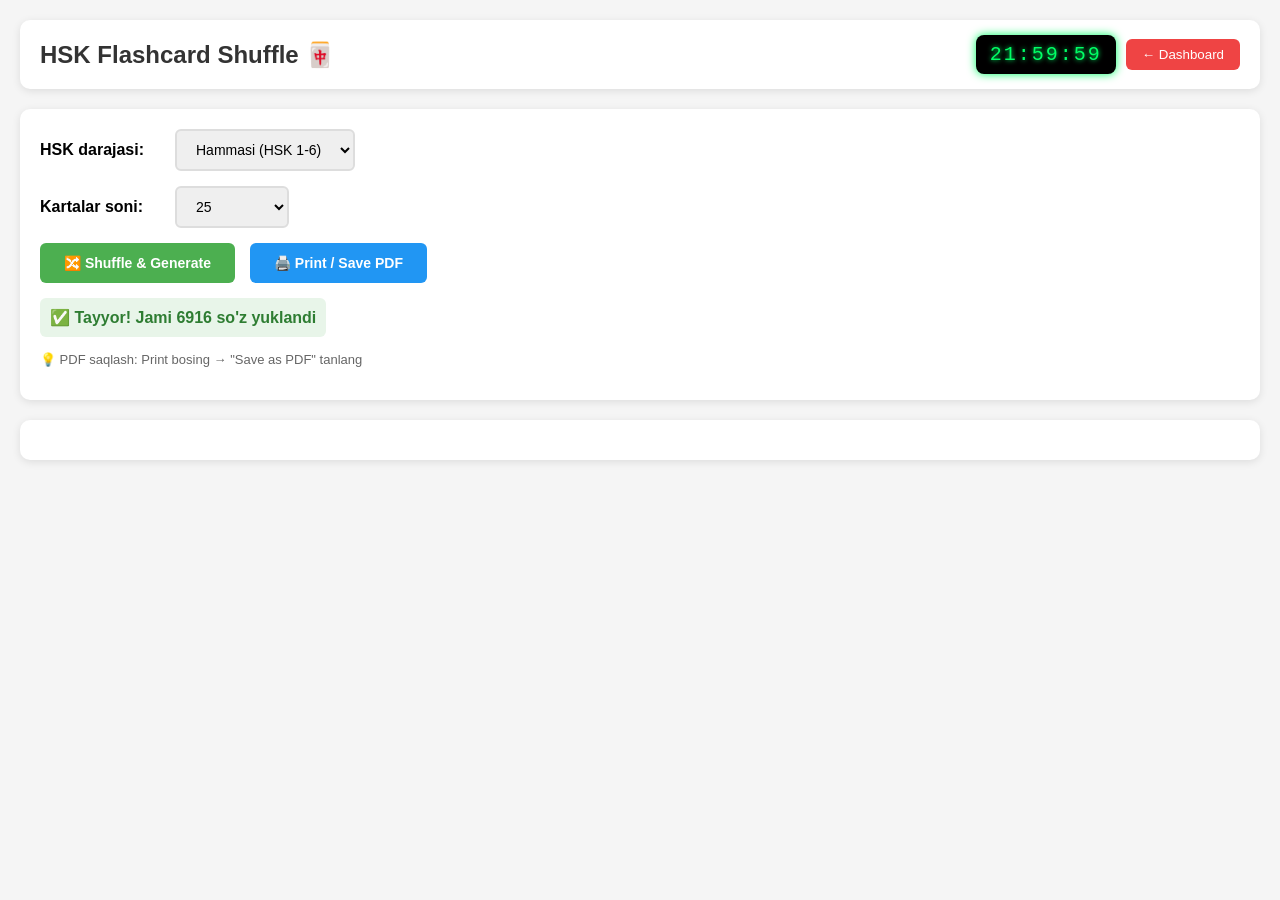
<file: flashcard-shuffle.html>
<!DOCTYPE html>
<html>
<head>
<meta charset="UTF-8">
<meta name="viewport" content="width=device-width, initial-scale=1.0">
<title>HSK Words </title>
<link rel="icon" href="favicon.ico">
<style>
/* ================= BASE ================= */
@page {
  size: A4;
  margin: 0;
}

* {
  box-sizing: border-box;
}

body {
  font-family: "Noto Sans SC", "Microsoft YaHei", "SimHei", Arial, sans-serif;
  margin: 0;
  padding: 20px;
  background: #f5f5f5;
}

/* ================= HEADER ================= */
.header-bar {
  display: flex;
  justify-content: space-between;
  align-items: center;
  margin-bottom: 20px;
  background: white;
  padding: 15px 20px;
  border-radius: 10px;
  box-shadow: 0 2px 8px rgba(0,0,0,0.1);
}

.header-bar h2 {
  margin: 0;
  color: #333;
}

.led-clock {
  font-family: 'Courier New', monospace;
  font-size: 20px;
  letter-spacing: 2px;
  background: black;
  color: #00ff66;
  padding: 8px 14px;
  border-radius: 8px;
  box-shadow: 0 0 10px #00ff66;
  text-shadow: 0 0 5px #00ff66;
}

/* ================= CONTROLS ================= */
.controls {
  background: white;
  padding: 20px;
  border-radius: 10px;
  box-shadow: 0 2px 8px rgba(0,0,0,0.1);
  margin-bottom: 20px;
}

.control-row {
  display: flex;
  gap: 15px;
  flex-wrap: wrap;
  align-items: center;
  margin-bottom: 15px;
}

.control-row:last-child {
  margin-bottom: 0;
}

.control-row label {
  font-weight: bold;
  min-width: 120px;
}

.control-row select,
.control-row input[type="number"] {
  padding: 10px 15px;
  font-size: 14px;
  border: 2px solid #ddd;
  border-radius: 6px;
  outline: none;
}

.control-row select:focus,
.control-row input:focus {
  border-color: #4CAF50;
}

.btn {
  padding: 12px 24px;
  font-size: 14px;
  border-radius: 6px;
  cursor: pointer;
  border: none;
  font-weight: bold;
}

.btn-primary {
  background: #4CAF50;
  color: white;
}

.btn-primary:hover {
  background: #45a049;
}

.btn-secondary {
  background: #2196F3;
  color: white;
}

.btn-secondary:hover {
  background: #1976D2;
}

.info-text {
  color: #666;
  font-size: 13px;
  margin-top: 10px;
}

.status {
  padding: 10px;
  background: #e8f5e9;
  border-radius: 6px;
  color: #2e7d32;
  font-weight: bold;
}

/* ================= FLASHCARD PAGES ================= */
#printArea {
  background: white;
  padding: 20px;
  border-radius: 10px;
  box-shadow: 0 2px 8px rgba(0,0,0,0.1);
}

.page {
  width: 210mm;
  height: 297mm;
  padding: 8mm;
  display: grid;
  grid-template-columns: repeat(5, 1fr);
  grid-template-rows: repeat(5, 1fr);
  gap: 0;
  page-break-after: always;
  margin: 20px auto;
  background: white;
  box-shadow: 0 2px 10px rgba(0,0,0,0.15);
  border: 1px solid #ddd;
}

.card {
  border: 1px solid #000;
  display: flex;
  flex-direction: column;
  align-items: center;
  justify-content: center;
  text-align: center;
  padding: 4px;
  overflow: hidden;
}

.card .hanzi {
  font-size: 24px;
  font-weight: bold;
  margin-bottom: 2px;
}

.card .pinyin {
  font-size: 20px;
  color: #333;
  margin-bottom: 1px;
}

.card .english {
  font-size: 12px;
  color: #555;
  line-height: 1.1;
}

/* ================= PRINT STYLES ================= */
@media print {
  body {
    margin: 0;
    padding: 0;
    background: white;
  }

  .no-print {
    display: none !important;
  }

  #printArea {
    padding: 0;
    box-shadow: none;
    border-radius: 0;
  }

  .page {
    width: 210mm;
    height: 297mm;
    margin: 0;
    padding: 8mm;
    box-shadow: none;
    border: none;
    page-break-after: always;
  }

  .card .hanzi {
    font-size: 22px;
  }

  .card .pinyin {
    font-size: 16px;
  }

  .card .english {
    font-size: 10px;
  }
}
</style>
</head>
<body>

<div class="header-bar no-print">
  <h2>HSK Flashcard Shuffle 🀄</h2>
  <div style="display:flex;gap:10px;align-items:center;">
    <div id="ledClock" class="led-clock">00:00:00</div>
    <button onclick="goBack()" style="padding:8px 16px;background:#ef4444;color:white;border:none;border-radius:6px;cursor:pointer;">← Dashboard</button>
  </div>
</div>

<div class="controls no-print">
  <div class="control-row">
    <label>HSK darajasi:</label>
    <select id="levelSelect">
      <option value="all">Hammasi (HSK 1-6)</option>
      <option value="1">HSK 1</option>
      <option value="2">HSK 2</option>
      <option value="3">HSK 3</option>
      <option value="4">HSK 4</option>
      <option value="5">HSK 5</option>
      <option value="6">HSK 6</option>
    </select>
  </div>

  <div class="control-row">
    <label>Kartalar soni:</label>
    <select id="countSelect">
      <option value="25">25</option>
      <option value="50">50</option>
      <option value="75">75</option>
      <option value="100">100</option>
      <option value="150">150</option>
      <option value="200">200</option>
      <option value="all">Hammasi</option>
    </select>
  </div>

  <div class="control-row">
    <button class="btn btn-primary" onclick="generateCards()">🔀 Shuffle & Generate</button>
    <button class="btn btn-secondary" onclick="window.print()">🖨️ Print / Save PDF</button>
  </div>

  <div class="control-row">
    <div id="status" class="status">Yuklanmoqda...</div>
  </div>

  <p class="info-text">💡 PDF saqlash: Print bosing → "Save as PDF" tanlang</p>
</div>

<div id="printArea"></div>

<script>
// ================= STATE =================
let hskDictionary = [];

// ================= LOAD CSV =================
function parseCSV(text) {
  return text.trim().split("\n").slice(1).map(r => {
    const c = r.split(",");
    return {
      hanzi: c[0]?.trim(),
      pinyin: c[1]?.trim(),
      english: c[2]?.trim()
    };
  }).filter(x => x.hanzi);
}

async function loadAllHSK() {
  hskDictionary = [];
  let loaded = 0;

  for (let i = 1; i <= 6; i++) {
    try {
      const r = await fetch("hsk" + i + ".csv");
      if (!r.ok) continue;

      const text = await r.text();
      const words = parseCSV(text);

      words.forEach(w => {
        hskDictionary.push({
          ...w,
          level: i
        });
      });

      loaded += words.length;
    } catch (e) {
      console.log("HSK" + i + " yuklanmadi:", e);
    }
  }

  document.getElementById("status").textContent = 
    "✅ Tayyor! Jami " + hskDictionary.length + " so'z yuklandi";
}

// ================= SHUFFLE =================
function shuffle(array) {
  const arr = [...array];
  for (let i = arr.length - 1; i > 0; i--) {
    const j = Math.floor(Math.random() * (i + 1));
    [arr[i], arr[j]] = [arr[j], arr[i]];
  }
  return arr;
}

// ================= GENERATE CARDS =================
function generateCards() {
  const level = document.getElementById("levelSelect").value;
  const countValue = document.getElementById("countSelect").value;

  // Filter by level
  let words = [];
  if (level === "all") {
    words = [...hskDictionary];
  } else {
    words = hskDictionary.filter(w => w.level === parseInt(level));
  }

  // Shuffle
  words = shuffle(words);

  // Limit count
  if (countValue !== "all") {
    const count = parseInt(countValue);
    words = words.slice(0, count);
  }

  if (words.length === 0) {
    alert("So'z topilmadi!");
    return;
  }

  renderPages(words);
  
  document.getElementById("status").textContent = 
    "✅ " + words.length + " ta karta yaratildi";
}

// ================= RENDER PAGES =================
function renderPages(list) {
  const area = document.getElementById("printArea");
  area.innerHTML = "";

  for (let i = 0; i < list.length; i += 25) {
    const chunk = list.slice(i, i + 25);

    // ONE PAGE - Hanzi + Pinyin + English together
    const page = document.createElement("div");
    page.className = "page";

    chunk.forEach(c => {
      const d = document.createElement("div");
      d.className = "card";
      d.innerHTML = 
        '<div class="hanzi">' + c.hanzi + '</div>' +
        '<div class="pinyin">' + c.pinyin + '</div>' +
        '<div class="english">' + c.english + '</div>';
      page.appendChild(d);
    });

    // Fill empty cells
    for (let j = chunk.length; j < 25; j++) {
      const d = document.createElement("div");
      d.className = "card";
      page.appendChild(d);
    }

    area.appendChild(page);
  }
}

// ================= LED CLOCK =================
function startClock() {
  const el = document.getElementById("ledClock");
  if (!el) return;

  function update() {
    const now = new Date();
    const h = String(now.getHours()).padStart(2, "0");
    const m = String(now.getMinutes()).padStart(2, "0");
    const s = String(now.getSeconds()).padStart(2, "0");
    el.textContent = h + ":" + m + ":" + s;
  }

  update();
  setInterval(update, 1000);
}

// ================= NAVIGATION =================
function goBack() {
  window.location.href = "dashboard.html";
}

// ================= INIT =================
document.addEventListener("DOMContentLoaded", async () => {
  startClock();
  await loadAllHSK();
});
</script>

</body>
</html>
</file>
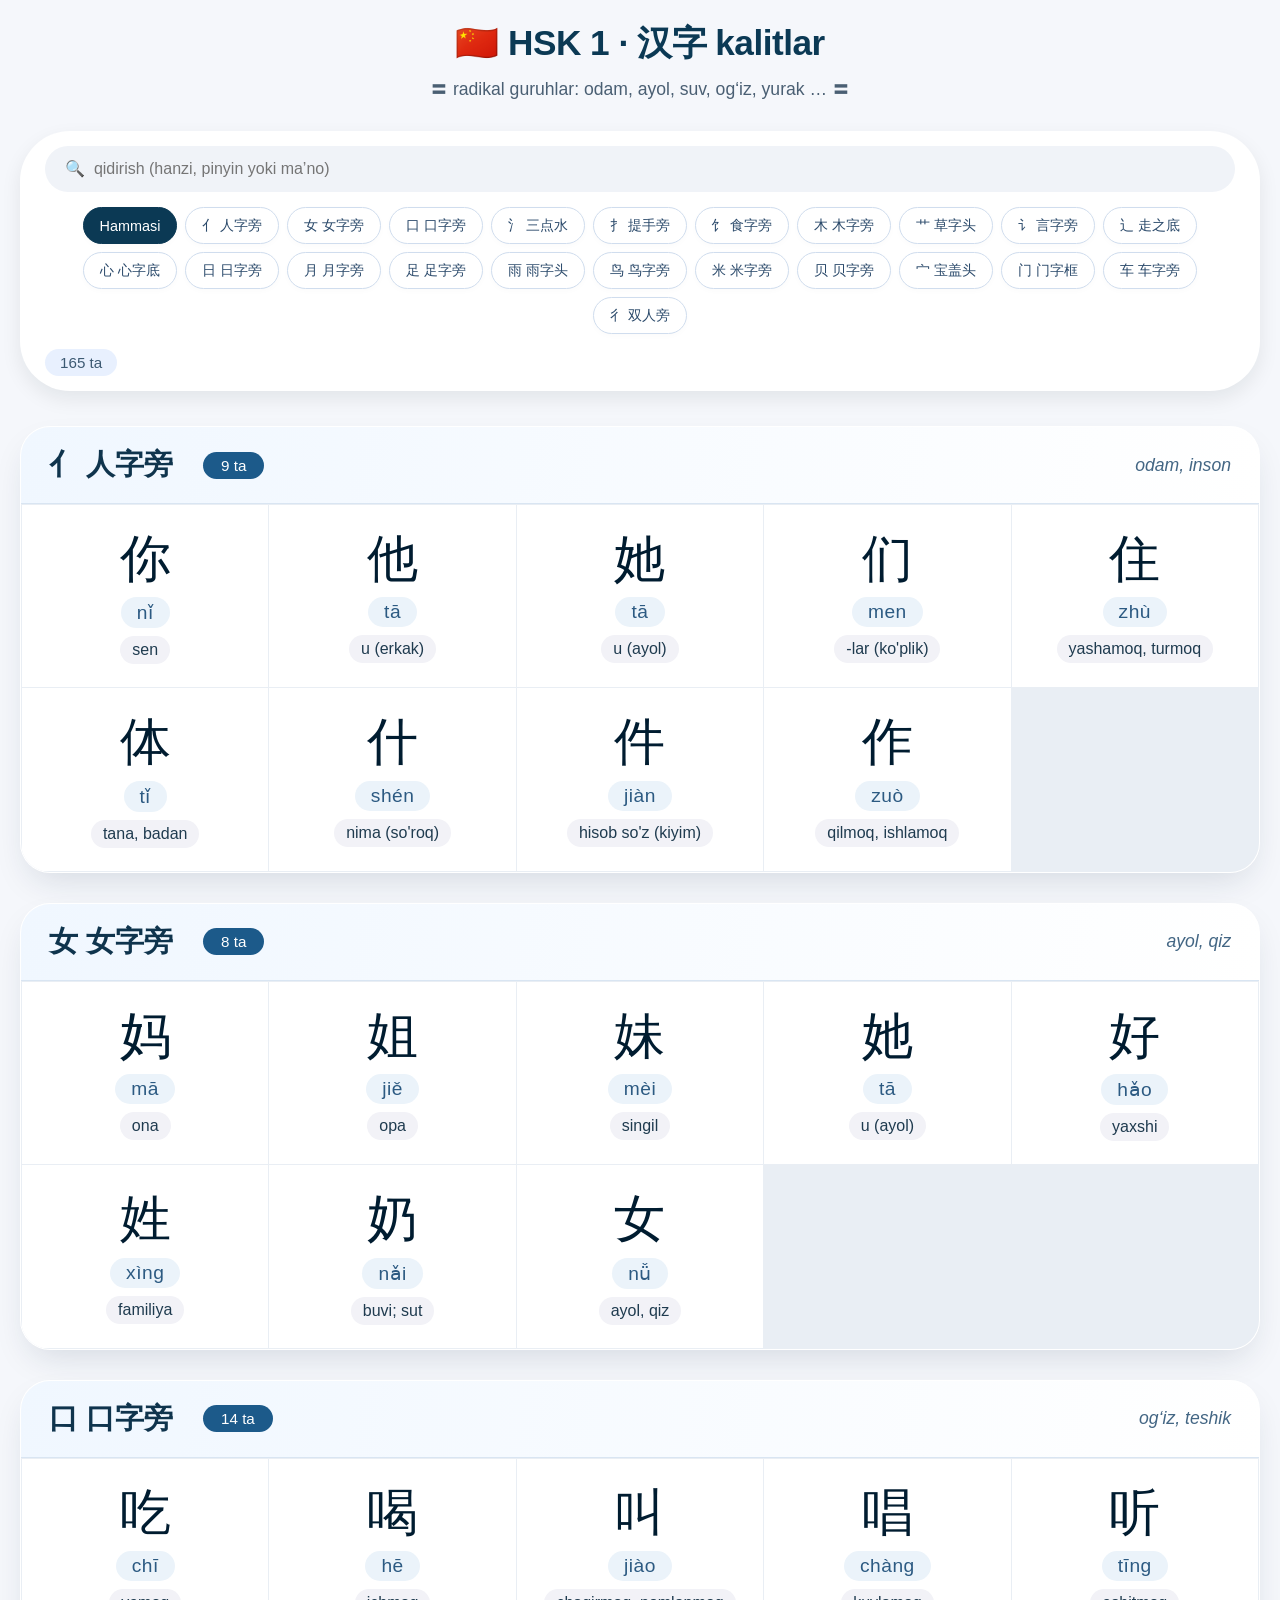
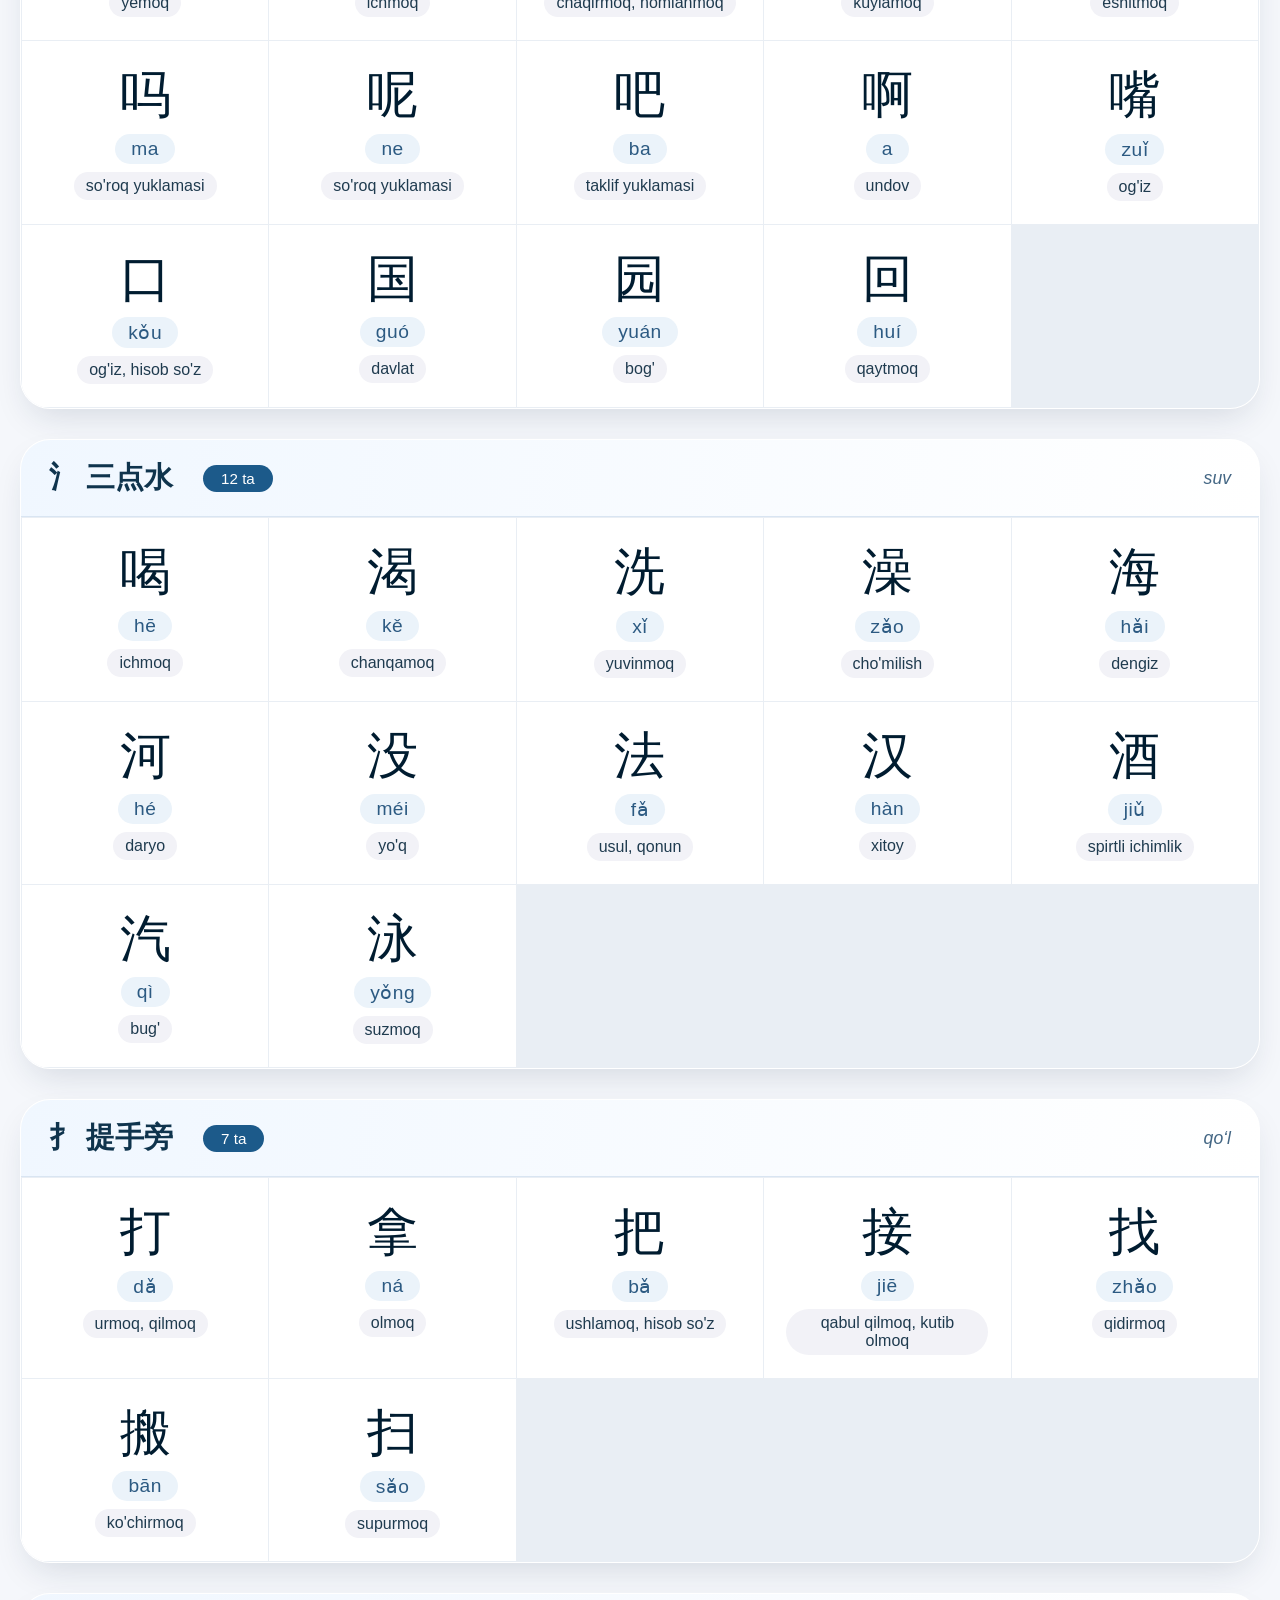
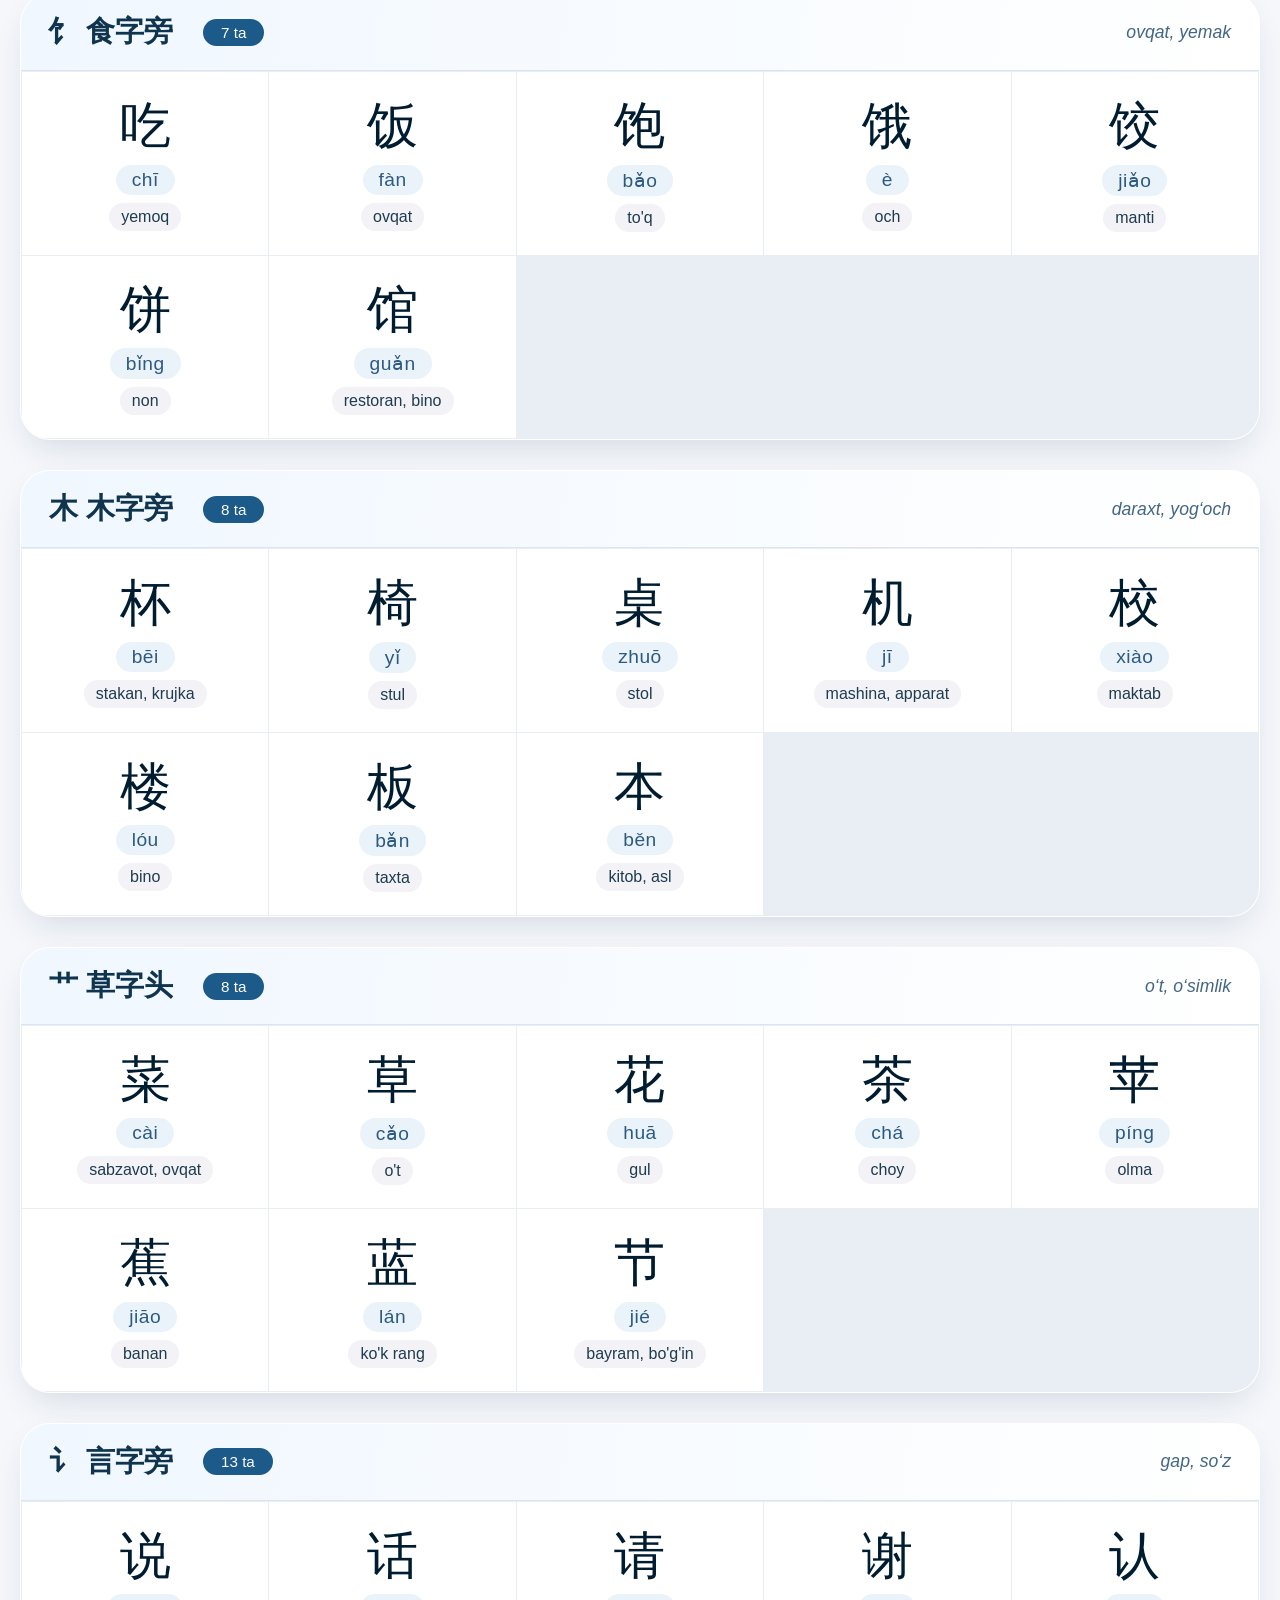
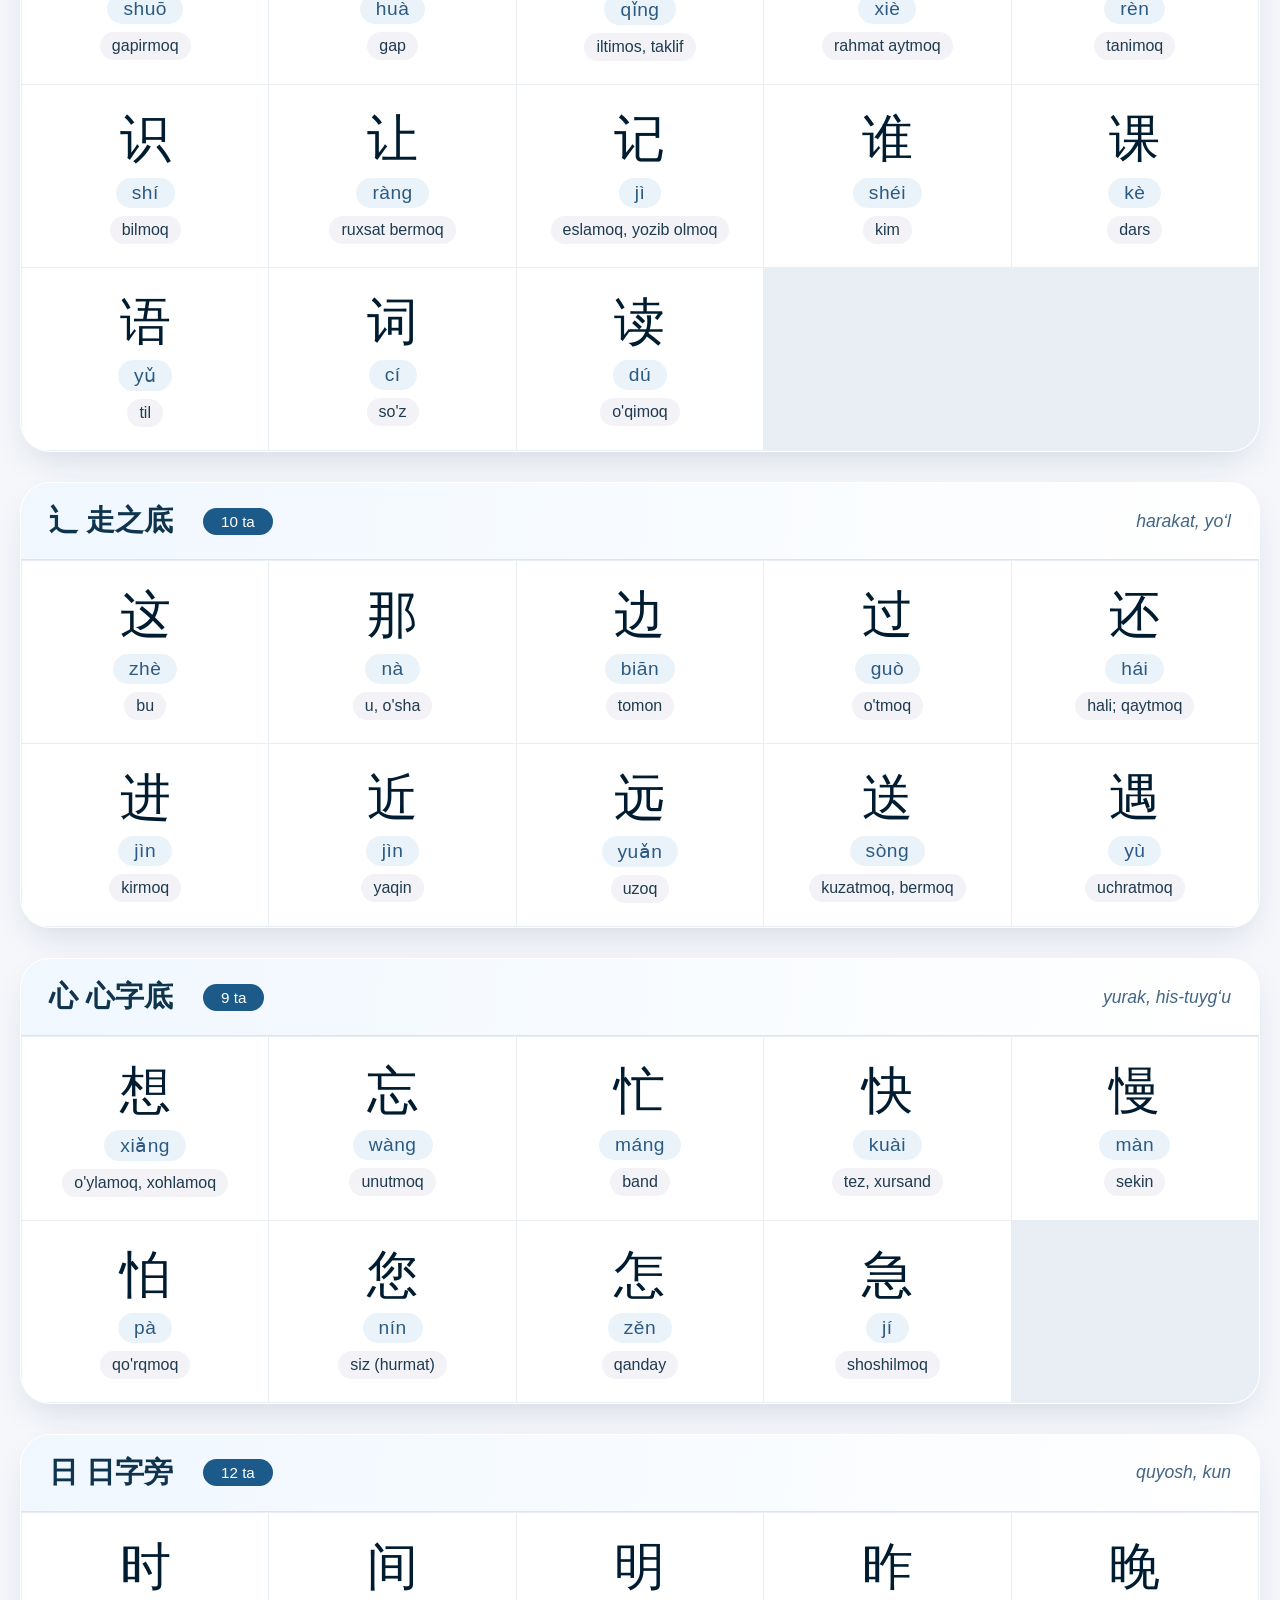
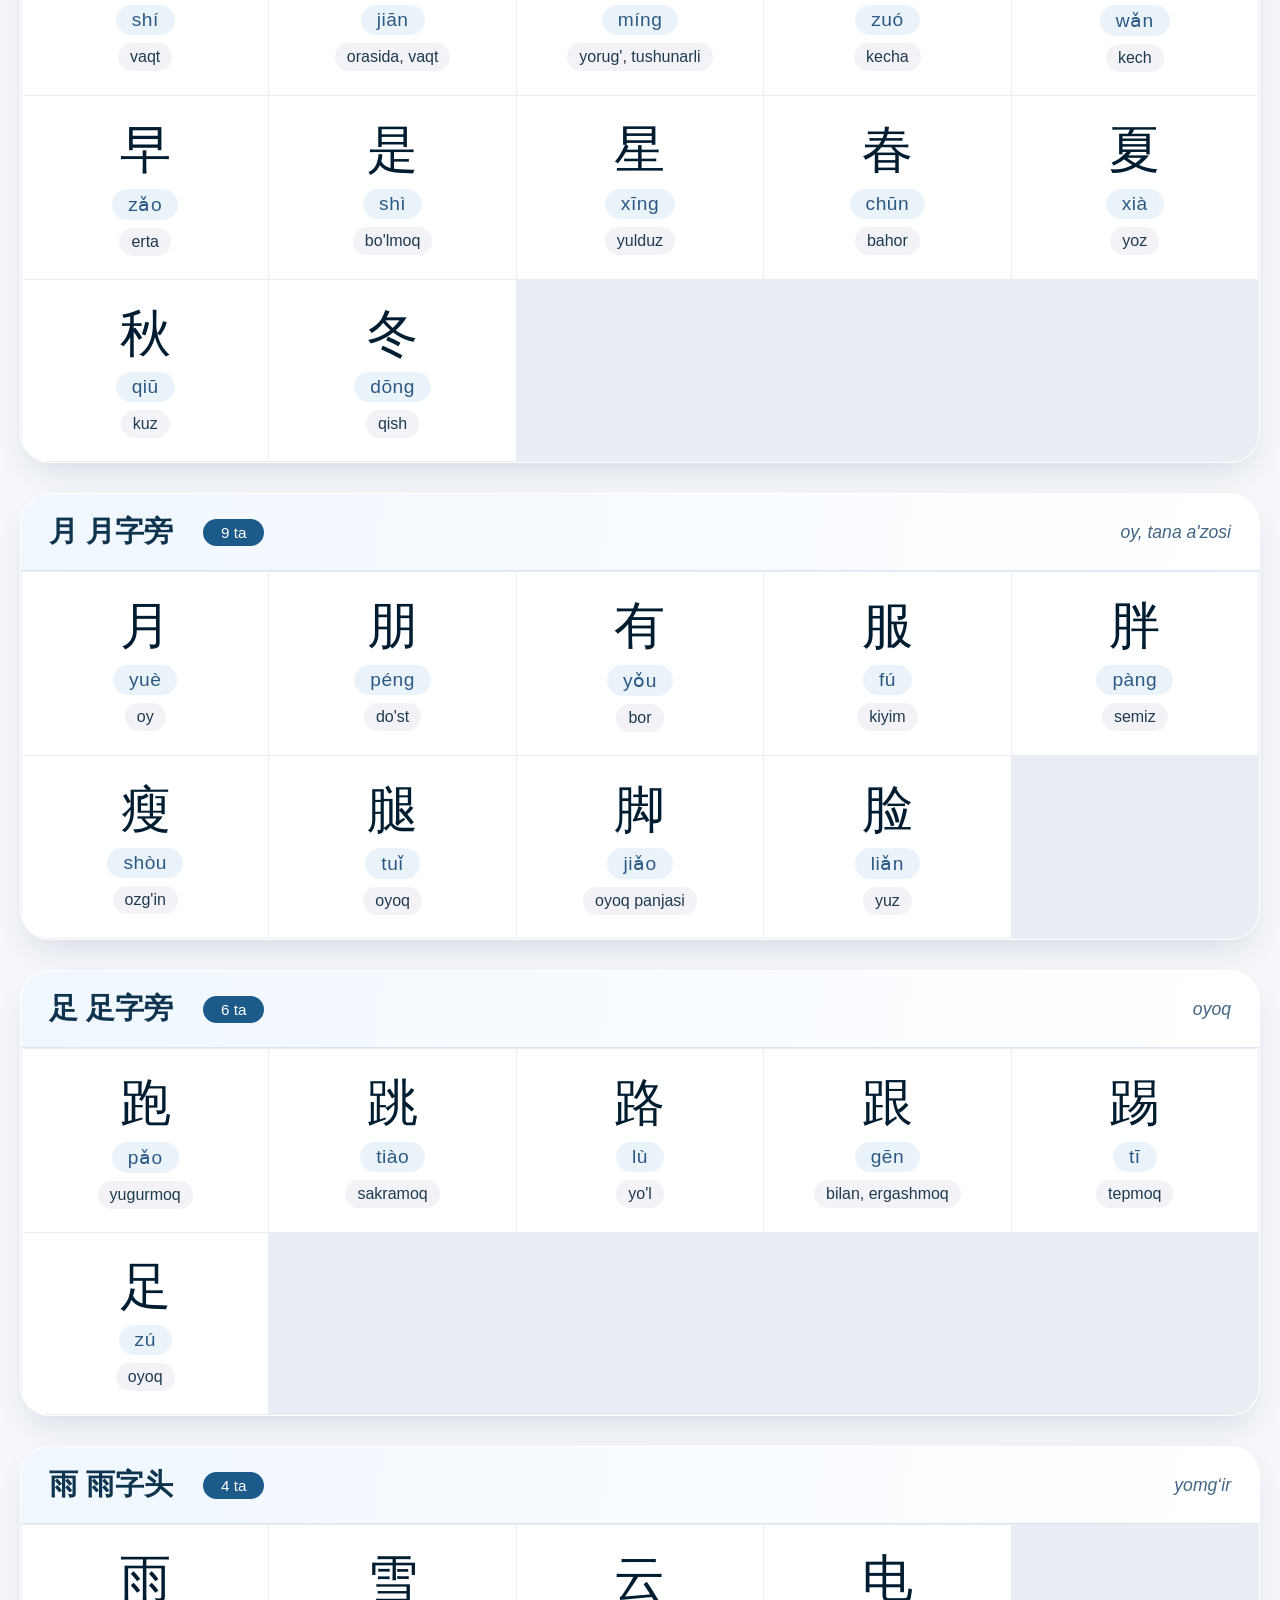
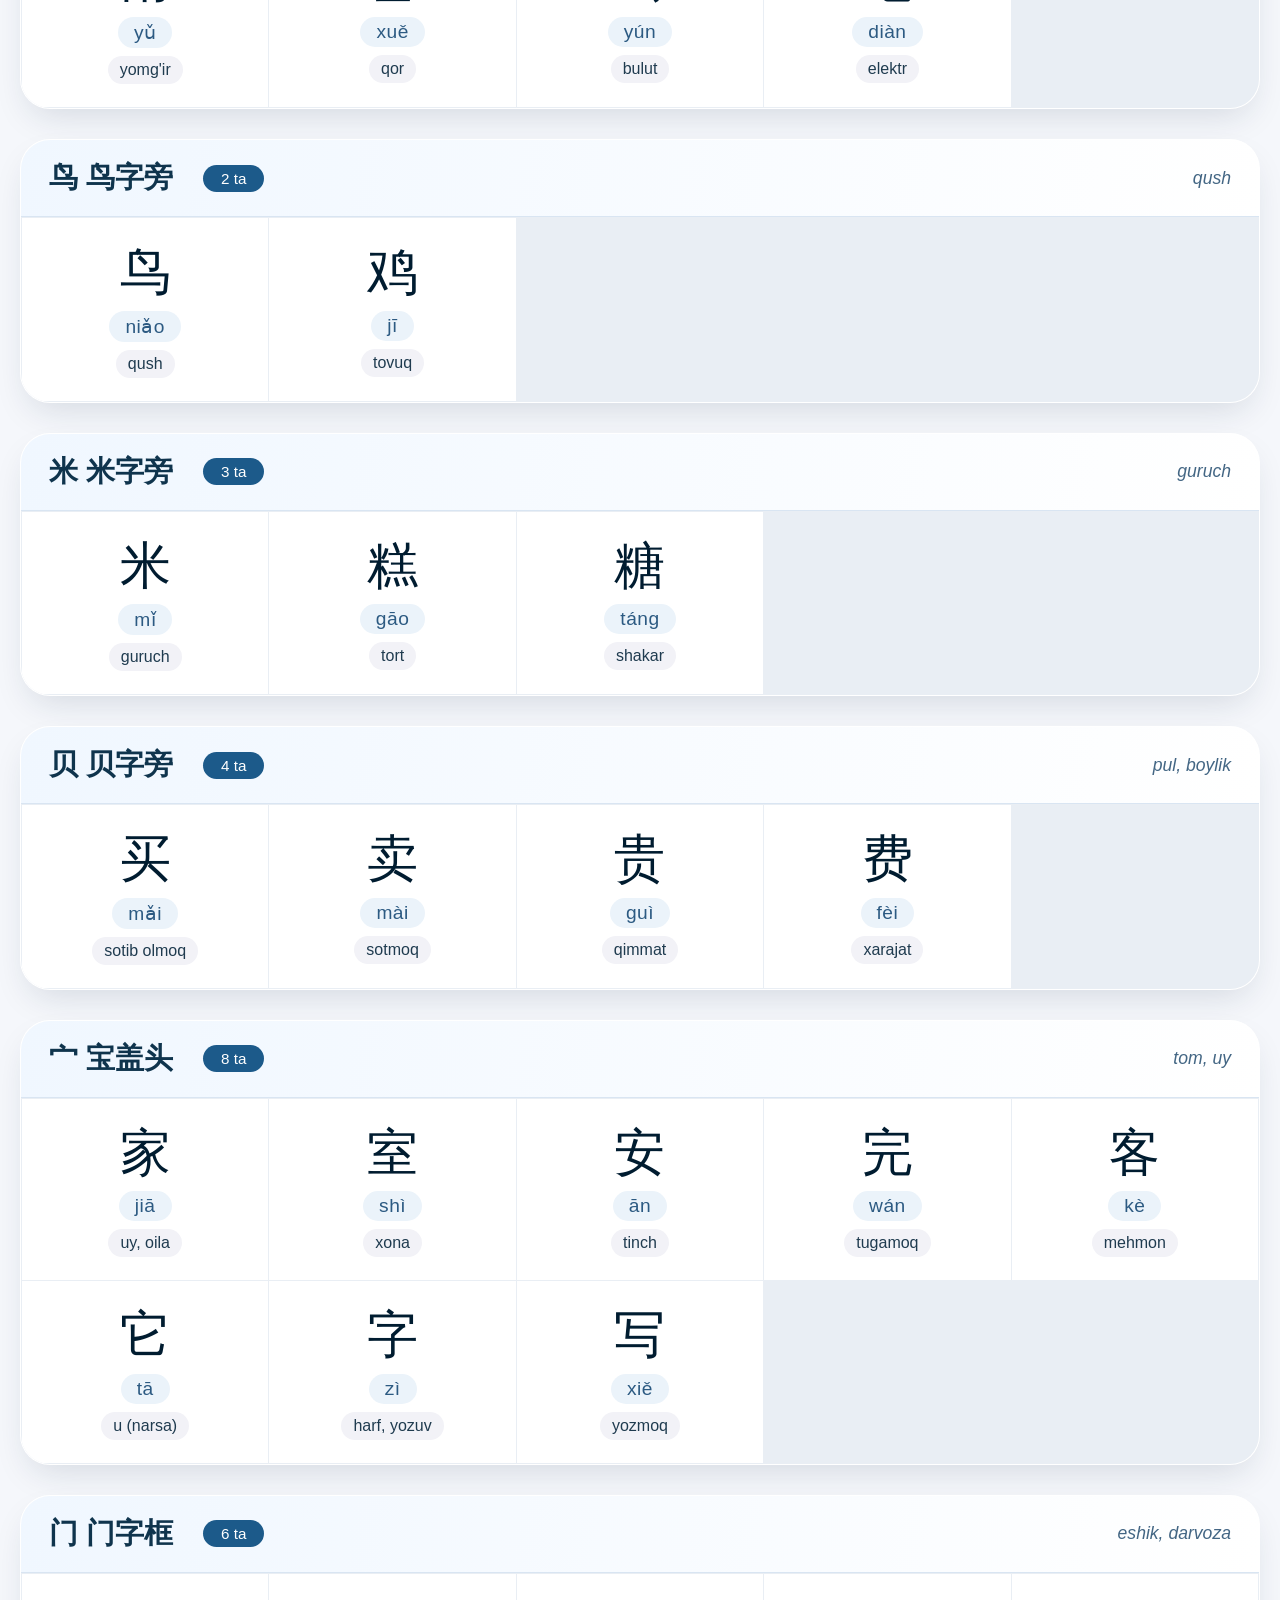
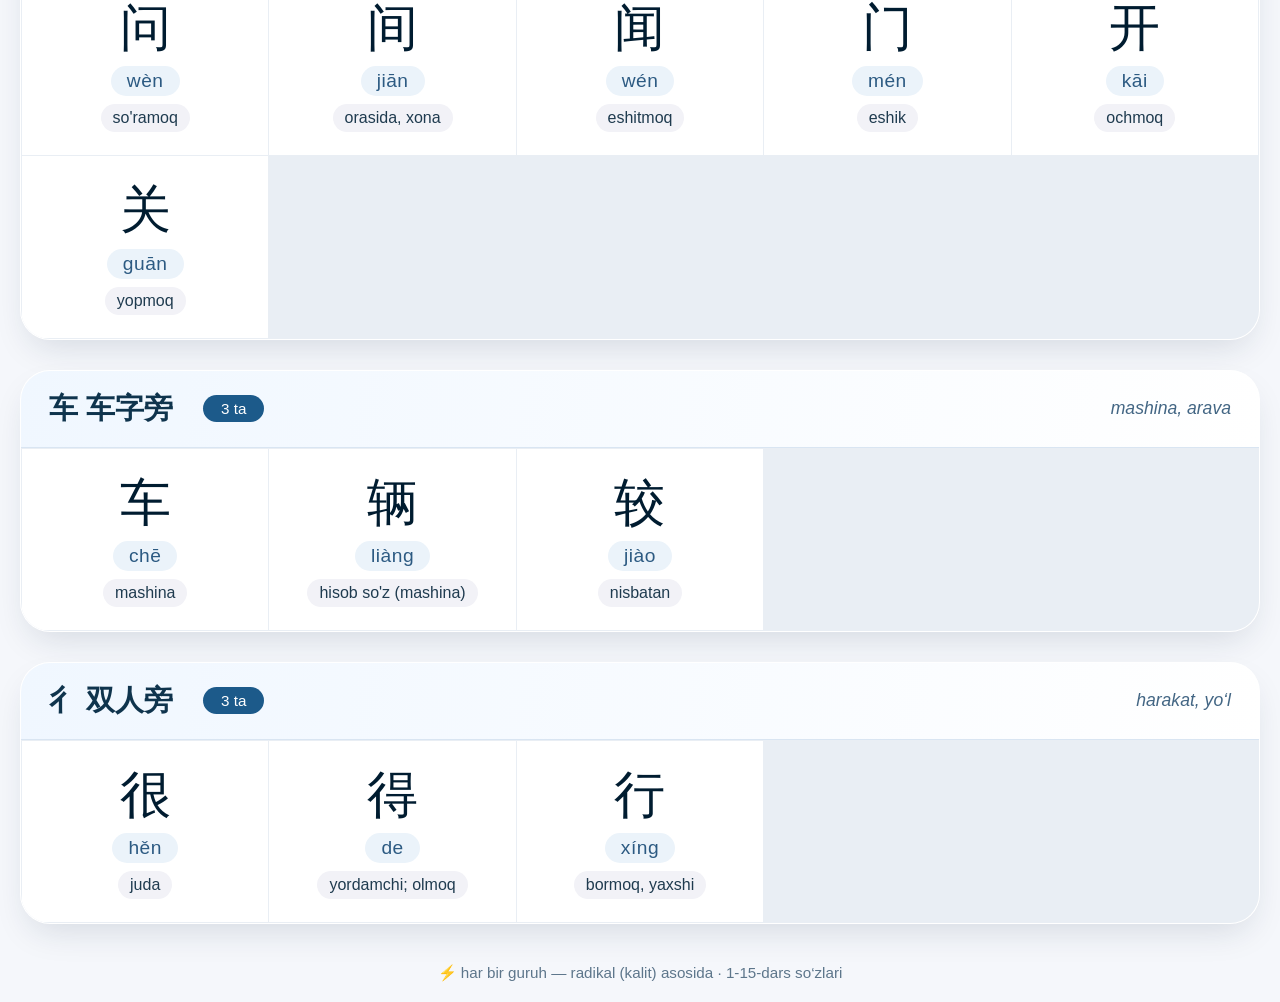
<file: hsk1-kalitlar (1).html>
<!DOCTYPE html>
<html lang="uz">
<head>
    <meta charset="UTF-8">
    <meta name="viewport" content="width=device-width, initial-scale=1.0">
    <title>HSK1 汉字 flashcard | Kalitlar bo‘yicha</title>
    <style>
        * {
            box-sizing: border-box;
            margin: 0;
            padding: 0;
        }
        body {
            font-family: 'Segoe UI', Roboto, 'Helvetica Neue', sans-serif;
            background: #f5f7fb;
            padding: 20px;
            color: #1e2b3a;
        }
        .container {
            max-width: 1300px;
            margin: 0 auto;
        }
        h1 {
            font-size: 2.2rem;
            text-align: center;
            margin-bottom: 10px;
            color: #0b3954;
            font-weight: 600;
            letter-spacing: -0.5px;
        }
        .subhead {
            text-align: center;
            color: #4a5f73;
            margin-bottom: 30px;
            font-size: 1.1rem;
        }
        .filter-bar {
            background: white;
            padding: 15px 25px;
            border-radius: 50px;
            box-shadow: 0 8px 20px rgba(0,20,30,0.08);
            display: flex;
            flex-wrap: wrap;
            gap: 15px;
            align-items: center;
            justify-content: space-between;
            margin-bottom: 35px;
        }
        .search-box {
            flex: 2;
            min-width: 240px;
        }
        .search-box input {
            width: 100%;
            padding: 14px 20px;
            border: none;
            background: #f0f3f8;
            border-radius: 40px;
            font-size: 1rem;
            outline: none;
            transition: 0.2s;
        }
        .search-box input:focus {
            background: #e6ecf5;
            box-shadow: 0 0 0 3px rgba(11,57,84,0.1);
        }
        .group-selector {
            display: flex;
            flex-wrap: wrap;
            gap: 8px;
            justify-content: center;
        }
        .group-btn {
            background: white;
            border: 1px solid #d0ddee;
            padding: 8px 16px;
            border-radius: 40px;
            font-size: 0.9rem;
            font-weight: 500;
            color: #2b4a6b;
            cursor: pointer;
            transition: 0.2s;
            box-shadow: 0 2px 6px rgba(0,0,0,0.02);
        }
        .group-btn:hover {
            background: #e3eaf3;
            border-color: #9bb5d4;
        }
        .group-btn.active {
            background: #0b3954;
            border-color: #0b3954;
            color: white;
        }
        .reset-btn {
            background: #fff3e0;
            border: 1px solid #ffdbb5;
            color: #b fifteen;
        }
        .stats {
            font-size: 0.95rem;
            color: #3d5a73;
            background: #e8f0fe;
            padding: 5px 15px;
            border-radius: 30px;
        }
        .radical-grid {
            display: flex;
            flex-direction: column;
            gap: 30px;
        }
        .group-card {
            background: white;
            border-radius: 30px;
            box-shadow: 0 15px 35px -10px rgba(20,40,70,0.15);
            overflow: hidden;
            transition: 0.2s;
            border: 1px solid rgba(255,255,255,0.4);
            backdrop-filter: blur(2px);
        }
        .group-header {
            background: linear-gradient(98deg, #f0f7ff 0%, #ffffff 100%);
            padding: 18px 28px;
            border-bottom: 1px solid #d9e5f2;
            display: flex;
            align-items: center;
            flex-wrap: wrap;
            gap: 15px;
            cursor: pointer;
        }
        .group-header h2 {
            font-size: 1.8rem;
            font-weight: 600;
            color: #0f344d;
            letter-spacing: 0px;
            margin-right: 15px;
        }
        .group-badge {
            background: #1c5a8a;
            color: white;
            padding: 5px 18px;
            border-radius: 40px;
            font-size: 0.95rem;
            font-weight: 400;
            display: inline-flex;
            align-items: center;
            gap: 5px;
        }
        .group-meaning {
            color: #436684;
            font-size: 1.1rem;
            margin-left: auto;
            font-style: italic;
        }
        .card-container {
            display: grid;
            grid-template-columns: repeat(auto-fill, minmax(210px, 1fr));
            gap: 1px;
            background: #e9eef4;
            padding: 1px;
        }
        .flashcard {
            background: white;
            padding: 22px 10px;
            display: flex;
            flex-direction: column;
            align-items: center;
            text-align: center;
            transition: 0.15s;
            border: 1px solid transparent;
        }
        .flashcard:hover {
            background: #fafdff;
            border-color: #b7d3f0;
            z-index: 2;
            box-shadow: 0 8px 15px rgba(0,30,50,0.1);
        }
        .hanzi {
            font-size: 3.2rem;
            font-weight: 400;
            line-height: 1.2;
            color: #001c30;
            margin-bottom: 8px;
        }
        .pinyin {
            font-size: 1.2rem;
            color: #2c5a82;
            font-weight: 500;
            letter-spacing: 0.5px;
            background: #ebf3fa;
            padding: 4px 16px;
            border-radius: 40px;
            display: inline-block;
            margin-bottom: 8px;
        }
        .meaning {
            font-size: 1rem;
            color: #1f3b4f;
            background: #f2f2f7;
            padding: 5px 12px;
            border-radius: 30px;
            width: fit-content;
            max-width: 90%;
            margin: 0 auto;
        }
        .no-match {
            grid-column: 1 / -1;
            text-align: center;
            padding: 50px;
            color: #6f8fa7;
            font-size: 1.2rem;
        }
        .footer-note {
            text-align: center;
            margin-top: 40px;
            color: #5d768b;
            font-size: 0.95rem;
        }
    </style>
</head>
<body>
<div class="container">
    <h1>🇨🇳 HSK 1 · 汉字 kalitlar</h1>
    <div class="subhead">〓  radikal guruhlar: odam, ayol, suv, og‘iz, yurak  …  〓</div>

    <div class="filter-bar">
        <div class="search-box">
            <input type="text" id="searchInput" placeholder="🔍  qidirish (hanzi, pinyin yoki ma’no)">
        </div>
        <div class="group-selector" id="groupFilters">
            <button class="group-btn active" data-group="all">Hammasi</button>
        </div>
        <span class="stats" id="stats">255 ta</span>
    </div>

    <div id="radicalGroups" class="radical-grid">
        <!-- JS orqali to‘ldiriladi -->
    </div>
    <div class="footer-note">
        ⚡ har bir guruh — radikal (kalit) asosida · 1-15-dars so‘zlari
    </div>
</div>

<script>
    (function() {
        // ---------- FLASHCARD DATA (radikal gruppalangan) ----------
        const groups = [
            {
                radical: "亻",
                name: "人字旁",
                meaning: "odam, inson",
                cards: [
                    { hanzi: "你", pinyin: "nǐ", meaning: "sen" },
                    { hanzi: "他", pinyin: "tā", meaning: "u (erkak)" },
                    { hanzi: "她", pinyin: "tā", meaning: "u (ayol)" },
                    { hanzi: "们", pinyin: "men", meaning: "-lar (ko'plik)" },
                    { hanzi: "住", pinyin: "zhù", meaning: "yashamoq, turmoq" },
                    { hanzi: "体", pinyin: "tǐ", meaning: "tana, badan" },
                    { hanzi: "什", pinyin: "shén", meaning: "nima (so'roq)" },
                    { hanzi: "件", pinyin: "jiàn", meaning: "hisob so'z (kiyim)" },
                    { hanzi: "作", pinyin: "zuò", meaning: "qilmoq, ishlamoq" }
                ]
            },
            {
                radical: "女",
                name: "女字旁",
                meaning: "ayol, qiz",
                cards: [
                    { hanzi: "妈", pinyin: "mā", meaning: "ona" },
                    { hanzi: "姐", pinyin: "jiě", meaning: "opa" },
                    { hanzi: "妹", pinyin: "mèi", meaning: "singil" },
                    { hanzi: "她", pinyin: "tā", meaning: "u (ayol)" },
                    { hanzi: "好", pinyin: "hǎo", meaning: "yaxshi" },
                    { hanzi: "姓", pinyin: "xìng", meaning: "familiya" },
                    { hanzi: "奶", pinyin: "nǎi", meaning: "buvi; sut" },
                    { hanzi: "女", pinyin: "nǚ", meaning: "ayol, qiz" }
                ]
            },
            {
                radical: "口",
                name: "口字旁",
                meaning: "og‘iz, teshik",
                cards: [
                    { hanzi: "吃", pinyin: "chī", meaning: "yemoq" },
                    { hanzi: "喝", pinyin: "hē", meaning: "ichmoq" },
                    { hanzi: "叫", pinyin: "jiào", meaning: "chaqirmoq, nomlanmoq" },
                    { hanzi: "唱", pinyin: "chàng", meaning: "kuylamoq" },
                    { hanzi: "听", pinyin: "tīng", meaning: "eshitmoq" },
                    { hanzi: "吗", pinyin: "ma", meaning: "so'roq yuklamasi" },
                    { hanzi: "呢", pinyin: "ne", meaning: "so'roq yuklamasi" },
                    { hanzi: "吧", pinyin: "ba", meaning: "taklif yuklamasi" },
                    { hanzi: "啊", pinyin: "a", meaning: "undov" },
                    { hanzi: "嘴", pinyin: "zuǐ", meaning: "og'iz" },
                    { hanzi: "口", pinyin: "kǒu", meaning: "og'iz, hisob so'z" },
                    { hanzi: "国", pinyin: "guó", meaning: "davlat" },
                    { hanzi: "园", pinyin: "yuán", meaning: "bog'" },
                    { hanzi: "回", pinyin: "huí", meaning: "qaytmoq" }
                ]
            },
            {
                radical: "氵",
                name: "三点水",
                meaning: "suv",
                cards: [
                    { hanzi: "喝", pinyin: "hē", meaning: "ichmoq" },
                    { hanzi: "渴", pinyin: "kě", meaning: "chanqamoq" },
                    { hanzi: "洗", pinyin: "xǐ", meaning: "yuvinmoq" },
                    { hanzi: "澡", pinyin: "zǎo", meaning: "cho'milish" },
                    { hanzi: "海", pinyin: "hǎi", meaning: "dengiz" },
                    { hanzi: "河", pinyin: "hé", meaning: "daryo" },
                    { hanzi: "没", pinyin: "méi", meaning: "yo'q" },
                    { hanzi: "法", pinyin: "fǎ", meaning: "usul, qonun" },
                    { hanzi: "汉", pinyin: "hàn", meaning: "xitoy" },
                    { hanzi: "酒", pinyin: "jiǔ", meaning: "spirtli ichimlik" },
                    { hanzi: "汽", pinyin: "qì", meaning: "bug'" },
                    { hanzi: "泳", pinyin: "yǒng", meaning: "suzmoq" }
                ]
            },
            {
                radical: "扌",
                name: "提手旁",
                meaning: "qo‘l",
                cards: [
                    { hanzi: "打", pinyin: "dǎ", meaning: "urmoq, qilmoq" },
                    { hanzi: "拿", pinyin: "ná", meaning: "olmoq" },
                    { hanzi: "把", pinyin: "bǎ", meaning: "ushlamoq, hisob so'z" },
                    { hanzi: "接", pinyin: "jiē", meaning: "qabul qilmoq, kutib olmoq" },
                    { hanzi: "找", pinyin: "zhǎo", meaning: "qidirmoq" },
                    { hanzi: "搬", pinyin: "bān", meaning: "ko'chirmoq" },
                    { hanzi: "扫", pinyin: "sǎo", meaning: "supurmoq" }
                ]
            },
            {
                radical: "饣",
                name: "食字旁",
                meaning: "ovqat, yemak",
                cards: [
                    { hanzi: "吃", pinyin: "chī", meaning: "yemoq" },
                    { hanzi: "饭", pinyin: "fàn", meaning: "ovqat" },
                    { hanzi: "饱", pinyin: "bǎo", meaning: "to'q" },
                    { hanzi: "饿", pinyin: "è", meaning: "och" },
                    { hanzi: "饺", pinyin: "jiǎo", meaning: "manti" },
                    { hanzi: "饼", pinyin: "bǐng", meaning: "non" },
                    { hanzi: "馆", pinyin: "guǎn", meaning: "restoran, bino" }
                ]
            },
            {
                radical: "木",
                name: "木字旁",
                meaning: "daraxt, yog‘och",
                cards: [
                    { hanzi: "杯", pinyin: "bēi", meaning: "stakan, krujka" },
                    { hanzi: "椅", pinyin: "yǐ", meaning: "stul" },
                    { hanzi: "桌", pinyin: "zhuō", meaning: "stol" },
                    { hanzi: "机", pinyin: "jī", meaning: "mashina, apparat" },
                    { hanzi: "校", pinyin: "xiào", meaning: "maktab" },
                    { hanzi: "楼", pinyin: "lóu", meaning: "bino" },
                    { hanzi: "板", pinyin: "bǎn", meaning: "taxta" },
                    { hanzi: "本", pinyin: "běn", meaning: "kitob, asl" }
                ]
            },
            {
                radical: "艹",
                name: "草字头",
                meaning: "o‘t, o‘simlik",
                cards: [
                    { hanzi: "菜", pinyin: "cài", meaning: "sabzavot, ovqat" },
                    { hanzi: "草", pinyin: "cǎo", meaning: "o't" },
                    { hanzi: "花", pinyin: "huā", meaning: "gul" },
                    { hanzi: "茶", pinyin: "chá", meaning: "choy" },
                    { hanzi: "苹", pinyin: "píng", meaning: "olma" },
                    { hanzi: "蕉", pinyin: "jiāo", meaning: "banan" },
                    { hanzi: "蓝", pinyin: "lán", meaning: "ko'k rang" },
                    { hanzi: "节", pinyin: "jié", meaning: "bayram, bo'g'in" }
                ]
            },
            {
                radical: "讠",
                name: "言字旁",
                meaning: "gap, so‘z",
                cards: [
                    { hanzi: "说", pinyin: "shuō", meaning: "gapirmoq" },
                    { hanzi: "话", pinyin: "huà", meaning: "gap" },
                    { hanzi: "请", pinyin: "qǐng", meaning: "iltimos, taklif" },
                    { hanzi: "谢", pinyin: "xiè", meaning: "rahmat aytmoq" },
                    { hanzi: "认", pinyin: "rèn", meaning: "tanimoq" },
                    { hanzi: "识", pinyin: "shí", meaning: "bilmoq" },
                    { hanzi: "让", pinyin: "ràng", meaning: "ruxsat bermoq" },
                    { hanzi: "记", pinyin: "jì", meaning: "eslamoq, yozib olmoq" },
                    { hanzi: "谁", pinyin: "shéi", meaning: "kim" },
                    { hanzi: "课", pinyin: "kè", meaning: "dars" },
                    { hanzi: "语", pinyin: "yǔ", meaning: "til" },
                    { hanzi: "词", pinyin: "cí", meaning: "so'z" },
                    { hanzi: "读", pinyin: "dú", meaning: "o'qimoq" }
                ]
            },
            {
                radical: "辶",
                name: "走之底",
                meaning: "harakat, yo‘l",
                cards: [
                    { hanzi: "这", pinyin: "zhè", meaning: "bu" },
                    { hanzi: "那", pinyin: "nà", meaning: "u, o'sha" },
                    { hanzi: "边", pinyin: "biān", meaning: "tomon" },
                    { hanzi: "过", pinyin: "guò", meaning: "o'tmoq" },
                    { hanzi: "还", pinyin: "hái", meaning: "hali; qaytmoq" },
                    { hanzi: "进", pinyin: "jìn", meaning: "kirmoq" },
                    { hanzi: "近", pinyin: "jìn", meaning: "yaqin" },
                    { hanzi: "远", pinyin: "yuǎn", meaning: "uzoq" },
                    { hanzi: "送", pinyin: "sòng", meaning: "kuzatmoq, bermoq" },
                    { hanzi: "遇", pinyin: "yù", meaning: "uchratmoq" }
                ]
            },
            {
                radical: "心",
                name: "心字底",
                meaning: "yurak, his-tuyg‘u",
                cards: [
                    { hanzi: "想", pinyin: "xiǎng", meaning: "o'ylamoq, xohlamoq" },
                    { hanzi: "忘", pinyin: "wàng", meaning: "unutmoq" },
                    { hanzi: "忙", pinyin: "máng", meaning: "band" },
                    { hanzi: "快", pinyin: "kuài", meaning: "tez, xursand" },
                    { hanzi: "慢", pinyin: "màn", meaning: "sekin" },
                    { hanzi: "怕", pinyin: "pà", meaning: "qo'rqmoq" },
                    { hanzi: "您", pinyin: "nín", meaning: "siz (hurmat)" },
                    { hanzi: "怎", pinyin: "zěn", meaning: "qanday" },
                    { hanzi: "急", pinyin: "jí", meaning: "shoshilmoq" }
                ]
            },
            {
                radical: "日",
                name: "日字旁",
                meaning: "quyosh, kun",
                cards: [
                    { hanzi: "时", pinyin: "shí", meaning: "vaqt" },
                    { hanzi: "间", pinyin: "jiān", meaning: "orasida, vaqt" },
                    { hanzi: "明", pinyin: "míng", meaning: "yorug', tushunarli" },
                    { hanzi: "昨", pinyin: "zuó", meaning: "kecha" },
                    { hanzi: "晚", pinyin: "wǎn", meaning: "kech" },
                    { hanzi: "早", pinyin: "zǎo", meaning: "erta" },
                    { hanzi: "是", pinyin: "shì", meaning: "bo'lmoq" },
                    { hanzi: "星", pinyin: "xīng", meaning: "yulduz" },
                    { hanzi: "春", pinyin: "chūn", meaning: "bahor" },
                    { hanzi: "夏", pinyin: "xià", meaning: "yoz" },
                    { hanzi: "秋", pinyin: "qiū", meaning: "kuz" },
                    { hanzi: "冬", pinyin: "dōng", meaning: "qish" }
                ]
            },
            {
                radical: "月",
                name: "月字旁",
                meaning: "oy, tana a'zosi",
                cards: [
                    { hanzi: "月", pinyin: "yuè", meaning: "oy" },
                    { hanzi: "朋", pinyin: "péng", meaning: "do'st" },
                    { hanzi: "有", pinyin: "yǒu", meaning: "bor" },
                    { hanzi: "服", pinyin: "fú", meaning: "kiyim" },
                    { hanzi: "胖", pinyin: "pàng", meaning: "semiz" },
                    { hanzi: "瘦", pinyin: "shòu", meaning: "ozg'in" },
                    { hanzi: "腿", pinyin: "tuǐ", meaning: "oyoq" },
                    { hanzi: "脚", pinyin: "jiǎo", meaning: "oyoq panjasi" },
                    { hanzi: "脸", pinyin: "liǎn", meaning: "yuz" }
                ]
            },
            {
                radical: "足",
                name: "足字旁",
                meaning: "oyoq",
                cards: [
                    { hanzi: "跑", pinyin: "pǎo", meaning: "yugurmoq" },
                    { hanzi: "跳", pinyin: "tiào", meaning: "sakramoq" },
                    { hanzi: "路", pinyin: "lù", meaning: "yo'l" },
                    { hanzi: "跟", pinyin: "gēn", meaning: "bilan, ergashmoq" },
                    { hanzi: "踢", pinyin: "tī", meaning: "tepmoq" },
                    { hanzi: "足", pinyin: "zú", meaning: "oyoq" }
                ]
            },
            {
                radical: "雨",
                name: "雨字头",
                meaning: "yomg‘ir",
                cards: [
                    { hanzi: "雨", pinyin: "yǔ", meaning: "yomg'ir" },
                    { hanzi: "雪", pinyin: "xuě", meaning: "qor" },
                    { hanzi: "云", pinyin: "yún", meaning: "bulut" },
                    { hanzi: "电", pinyin: "diàn", meaning: "elektr" }
                ]
            },
            {
                radical: "鸟",
                name: "鸟字旁",
                meaning: "qush",
                cards: [
                    { hanzi: "鸟", pinyin: "niǎo", meaning: "qush" },
                    { hanzi: "鸡", pinyin: "jī", meaning: "tovuq" }
                ]
            },
            {
                radical: "米",
                name: "米字旁",
                meaning: "guruch",
                cards: [
                    { hanzi: "米", pinyin: "mǐ", meaning: "guruch" },
                    { hanzi: "糕", pinyin: "gāo", meaning: "tort" },
                    { hanzi: "糖", pinyin: "táng", meaning: "shakar" }
                ]
            },
            {
                radical: "贝",
                name: "贝字旁",
                meaning: "pul, boylik",
                cards: [
                    { hanzi: "买", pinyin: "mǎi", meaning: "sotib olmoq" },
                    { hanzi: "卖", pinyin: "mài", meaning: "sotmoq" },
                    { hanzi: "贵", pinyin: "guì", meaning: "qimmat" },
                    { hanzi: "费", pinyin: "fèi", meaning: "xarajat" }
                ]
            },
            {
                radical: "宀",
                name: "宝盖头",
                meaning: "tom, uy",
                cards: [
                    { hanzi: "家", pinyin: "jiā", meaning: "uy, oila" },
                    { hanzi: "室", pinyin: "shì", meaning: "xona" },
                    { hanzi: "安", pinyin: "ān", meaning: "tinch" },
                    { hanzi: "完", pinyin: "wán", meaning: "tugamoq" },
                    { hanzi: "客", pinyin: "kè", meaning: "mehmon" },
                    { hanzi: "它", pinyin: "tā", meaning: "u (narsa)" },
                    { hanzi: "字", pinyin: "zì", meaning: "harf, yozuv" },
                    { hanzi: "写", pinyin: "xiě", meaning: "yozmoq" }
                ]
            },
            {
                radical: "门",
                name: "门字框",
                meaning: "eshik, darvoza",
                cards: [
                    { hanzi: "问", pinyin: "wèn", meaning: "so'ramoq" },
                    { hanzi: "间", pinyin: "jiān", meaning: "orasida, xona" },
                    { hanzi: "闻", pinyin: "wén", meaning: "eshitmoq" },
                    { hanzi: "门", pinyin: "mén", meaning: "eshik" },
                    { hanzi: "开", pinyin: "kāi", meaning: "ochmoq" },
                    { hanzi: "关", pinyin: "guān", meaning: "yopmoq" }
                ]
            },
            {
                radical: "车",
                name: "车字旁",
                meaning: "mashina, arava",
                cards: [
                    { hanzi: "车", pinyin: "chē", meaning: "mashina" },
                    { hanzi: "辆", pinyin: "liàng", meaning: "hisob so'z (mashina)" },
                    { hanzi: "较", pinyin: "jiào", meaning: "nisbatan" }
                ]
            },
            {
                radical: "彳",
                name: "双人旁",
                meaning: "harakat, yo‘l",
                cards: [
                    { hanzi: "很", pinyin: "hěn", meaning: "juda" },
                    { hanzi: "得", pinyin: "de", meaning: "yordamchi; olmoq" },
                    { hanzi: "行", pinyin: "xíng", meaning: "bormoq, yaxshi" }
                ]
            }
        ];

        // ---------- DOM elementlari ----------
        const container = document.getElementById('radicalGroups');
        const groupFilterDiv = document.getElementById('groupFilters');
        const searchInput = document.getElementById('searchInput');
        const statsSpan = document.getElementById('stats');

        let activeGroup = 'all';
        let searchTerm = '';

        // guruh tugmalarini yaratish (radikal nomlari)
        function renderFilterButtons() {
            const allGroups = groups.map(g => ({ radical: g.radical, name: g.name }));
            let html = `<button class="group-btn active" data-group="all">Hammasi</button>`;
            groups.forEach(g => {
                html += `<button class="group-btn" data-group="${g.radical}">${g.radical} ${g.name}</button>`;
            });
            groupFilterDiv.innerHTML = html;

            document.querySelectorAll('.group-btn').forEach(btn => {
                btn.addEventListener('click', (e) => {
                    document.querySelectorAll('.group-btn').forEach(b => b.classList.remove('active'));
                    btn.classList.add('active');
                    activeGroup = btn.dataset.group;
                    filterAndRender();
                });
            });
        }

        // filtrlash va kartalarni chizish
        function filterAndRender() {
            const term = searchTerm.trim().toLowerCase();

            // har bir guruhni filterdan o‘tkazamiz
            let filteredGroups = groups.map(group => {
                // guruhdagi cardlarni filterla (search bo‘yicha)
                const matchedCards = group.cards.filter(card =>
                    card.hanzi.includes(term) ||
                    card.pinyin.toLowerCase().includes(term) ||
                    card.meaning.toLowerCase().includes(term)
                );
                return { ...group, matchedCards };
            }).filter(group => {
                // guruhni ko‘rsatish kerakmi?
                if (activeGroup !== 'all' && group.radical !== activeGroup) return false;
                if (term !== '' && group.matchedCards.length === 0) return false;
                return true;
            });

            // statistika
            let totalCards = 0;
            filteredGroups.forEach(g => totalCards += g.matchedCards?.length || g.cards.length);
            statsSpan.innerText = totalCards + ' ta';

            // html yaratish
            let html = '';
            filteredGroups.forEach(group => {
                const displayCards = term ? group.matchedCards : group.cards;
                if (displayCards.length === 0 && term !== '') return; // bu groupda mos keladigan card yo‘q

                html += `<div class="group-card">`;
                html += `<div class="group-header">`;
                html += `<h2>${group.radical} ${group.name}</h2>`;
                html += `<span class="group-badge">${displayCards.length} ta</span>`;
                html += `<span class="group-meaning">${group.meaning}</span>`;
                html += `</div>`;
                html += `<div class="card-container">`;

                displayCards.forEach(card => {
                    html += `<div class="flashcard">`;
                    html += `<div class="hanzi">${card.hanzi}</div>`;
                    html += `<div class="pinyin">${card.pinyin}</div>`;
                    html += `<div class="meaning">${card.meaning}</div>`;
                    html += `</div>`;
                });

                html += `</div></div>`;
            });

            if (filteredGroups.length === 0) {
                html = `<div class="group-card"><div class="card-container"><div class="no-match">😕 Hech narsa topilmadi</div></div></div>`;
            }

            container.innerHTML = html;
        }

        // qidiruv hodisasi
        searchInput.addEventListener('input', (e) => {
            searchTerm = e.target.value;
            filterAndRender();
        });

        // reset tugmasi (optional) – biz filterda "Hammasi" tugmasiga bosing
        // init
        renderFilterButtons();
        filterAndRender();

        // guruh sarlavhasini bosib yig‘ish / ochish (accordion) – qo‘shimcha qulaylik
        container.addEventListener('click', (e) => {
            const header = e.target.closest('.group-header');
            if (!header) return;
            const containerDiv = header.parentElement.querySelector('.card-container');
            if (containerDiv) {
                containerDiv.style.display = containerDiv.style.display === 'none' ? 'grid' : 'none';
            }
        });

    })();
</script>
</body>
</html>
</file>
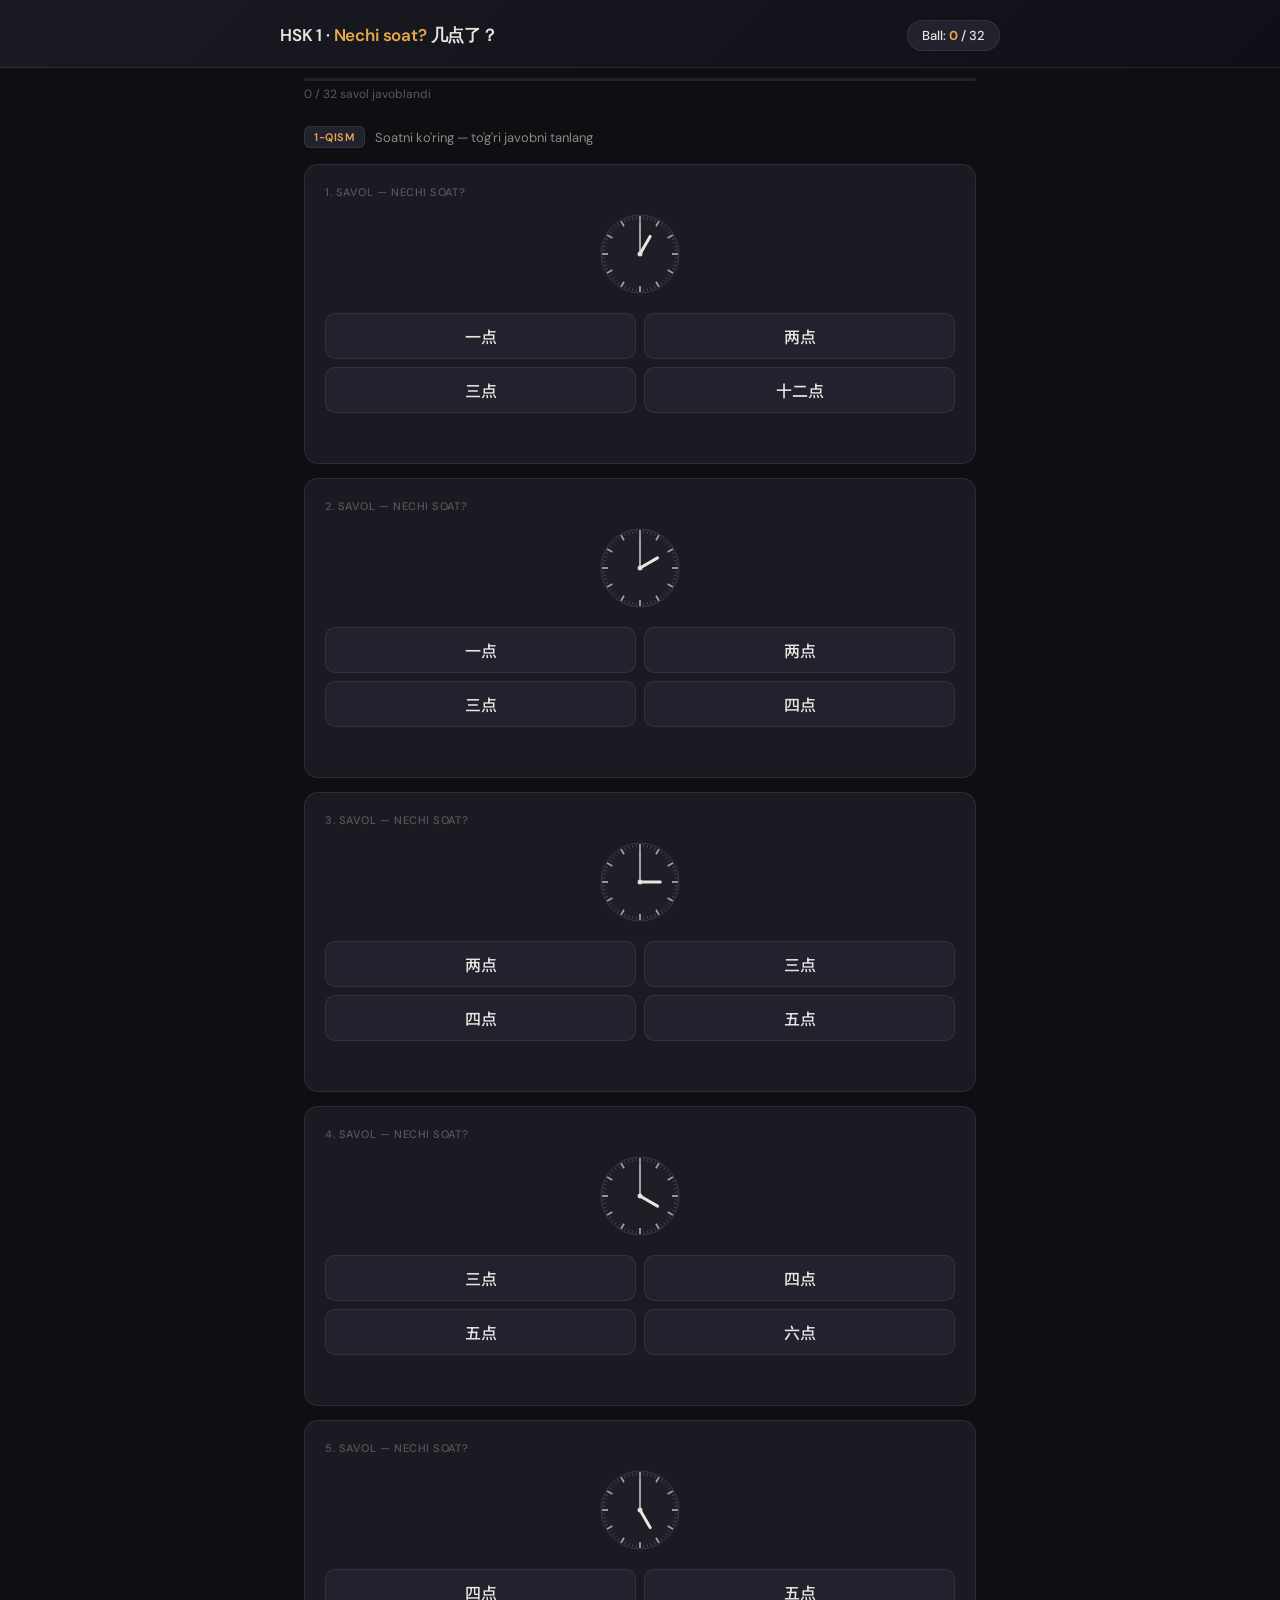
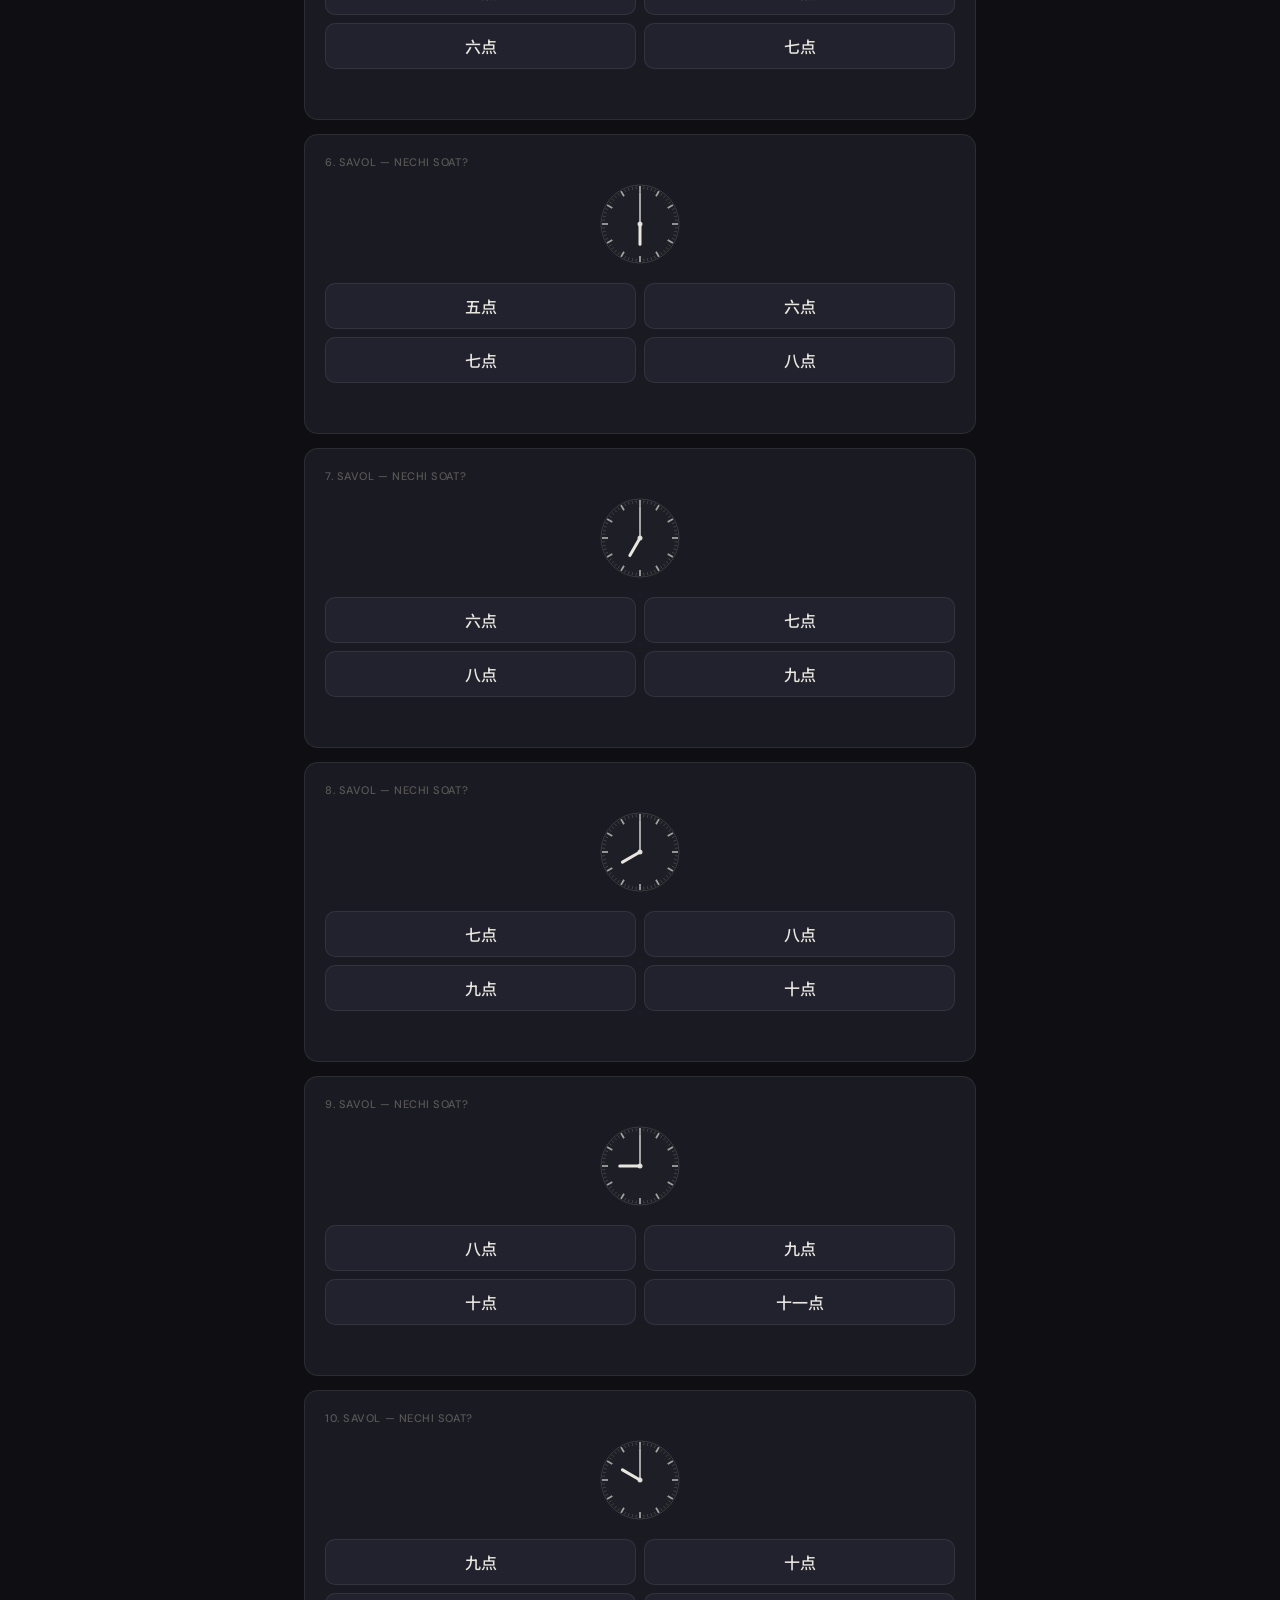
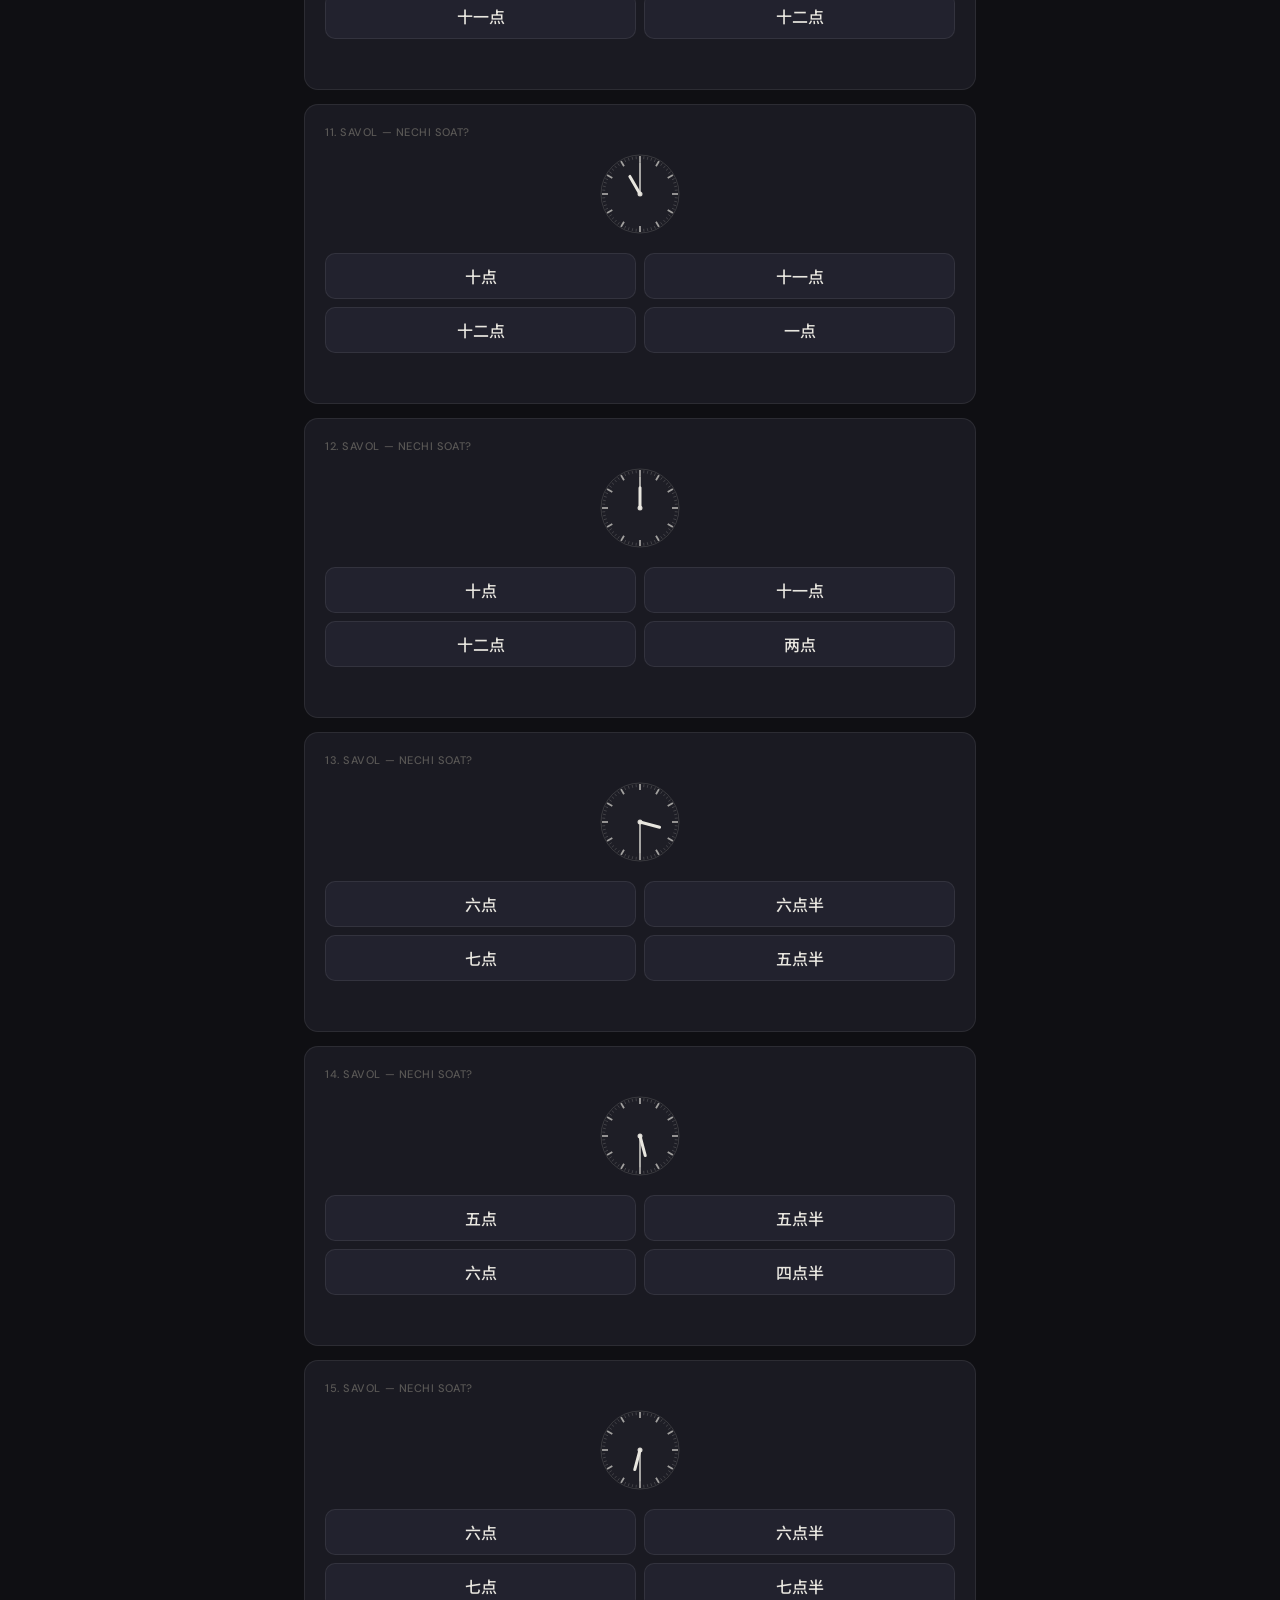
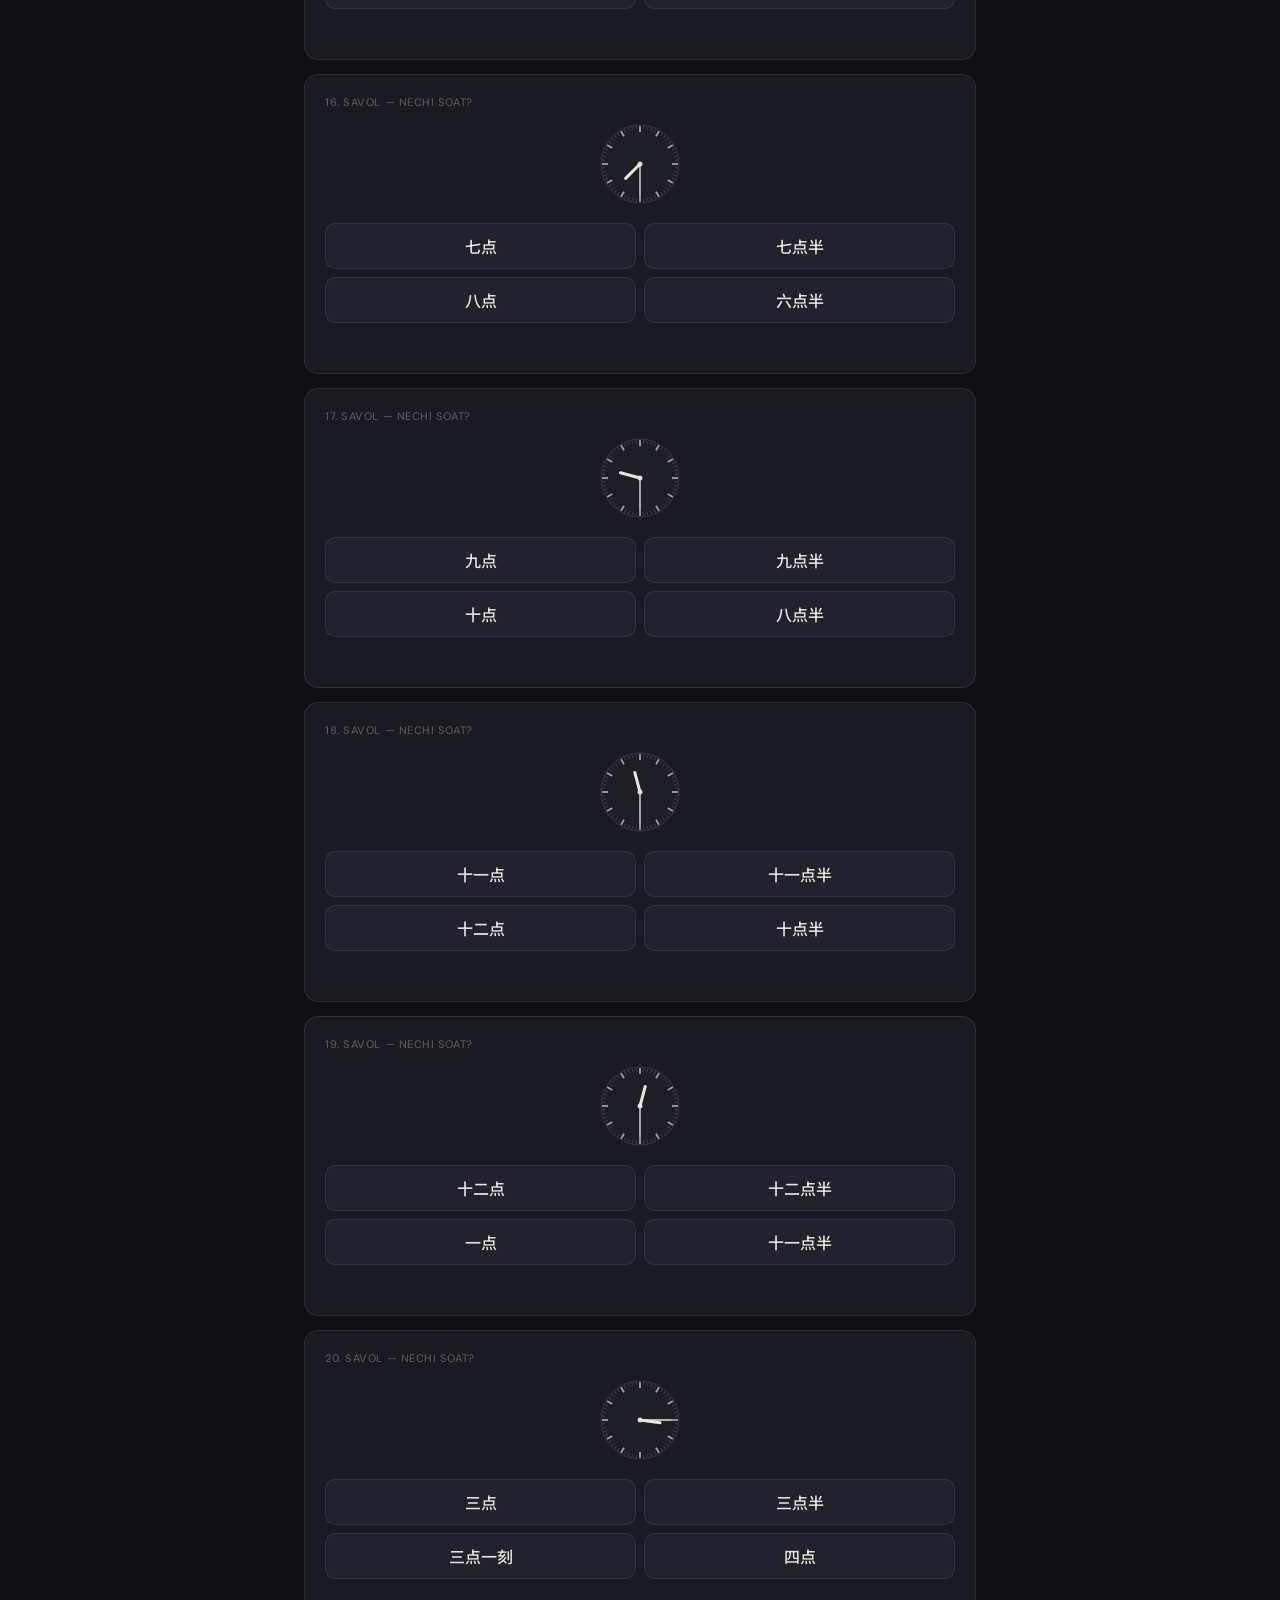
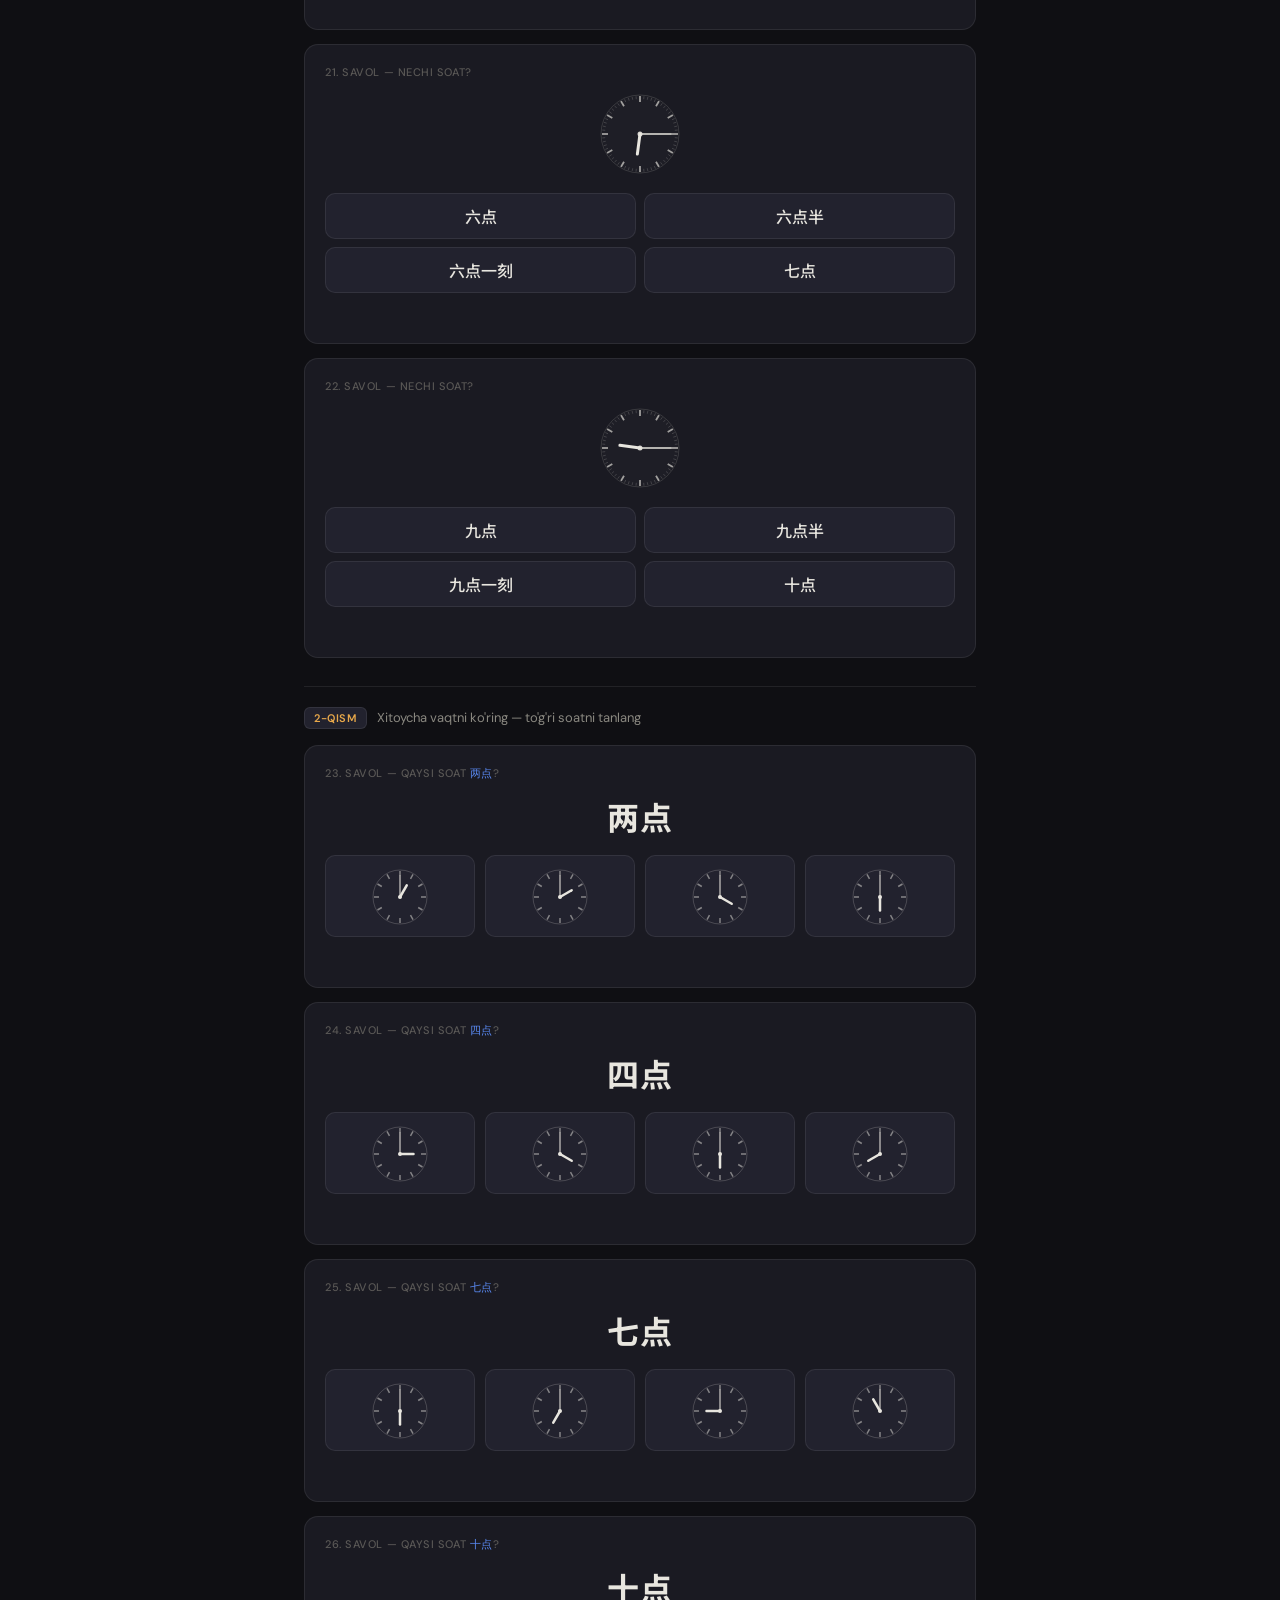
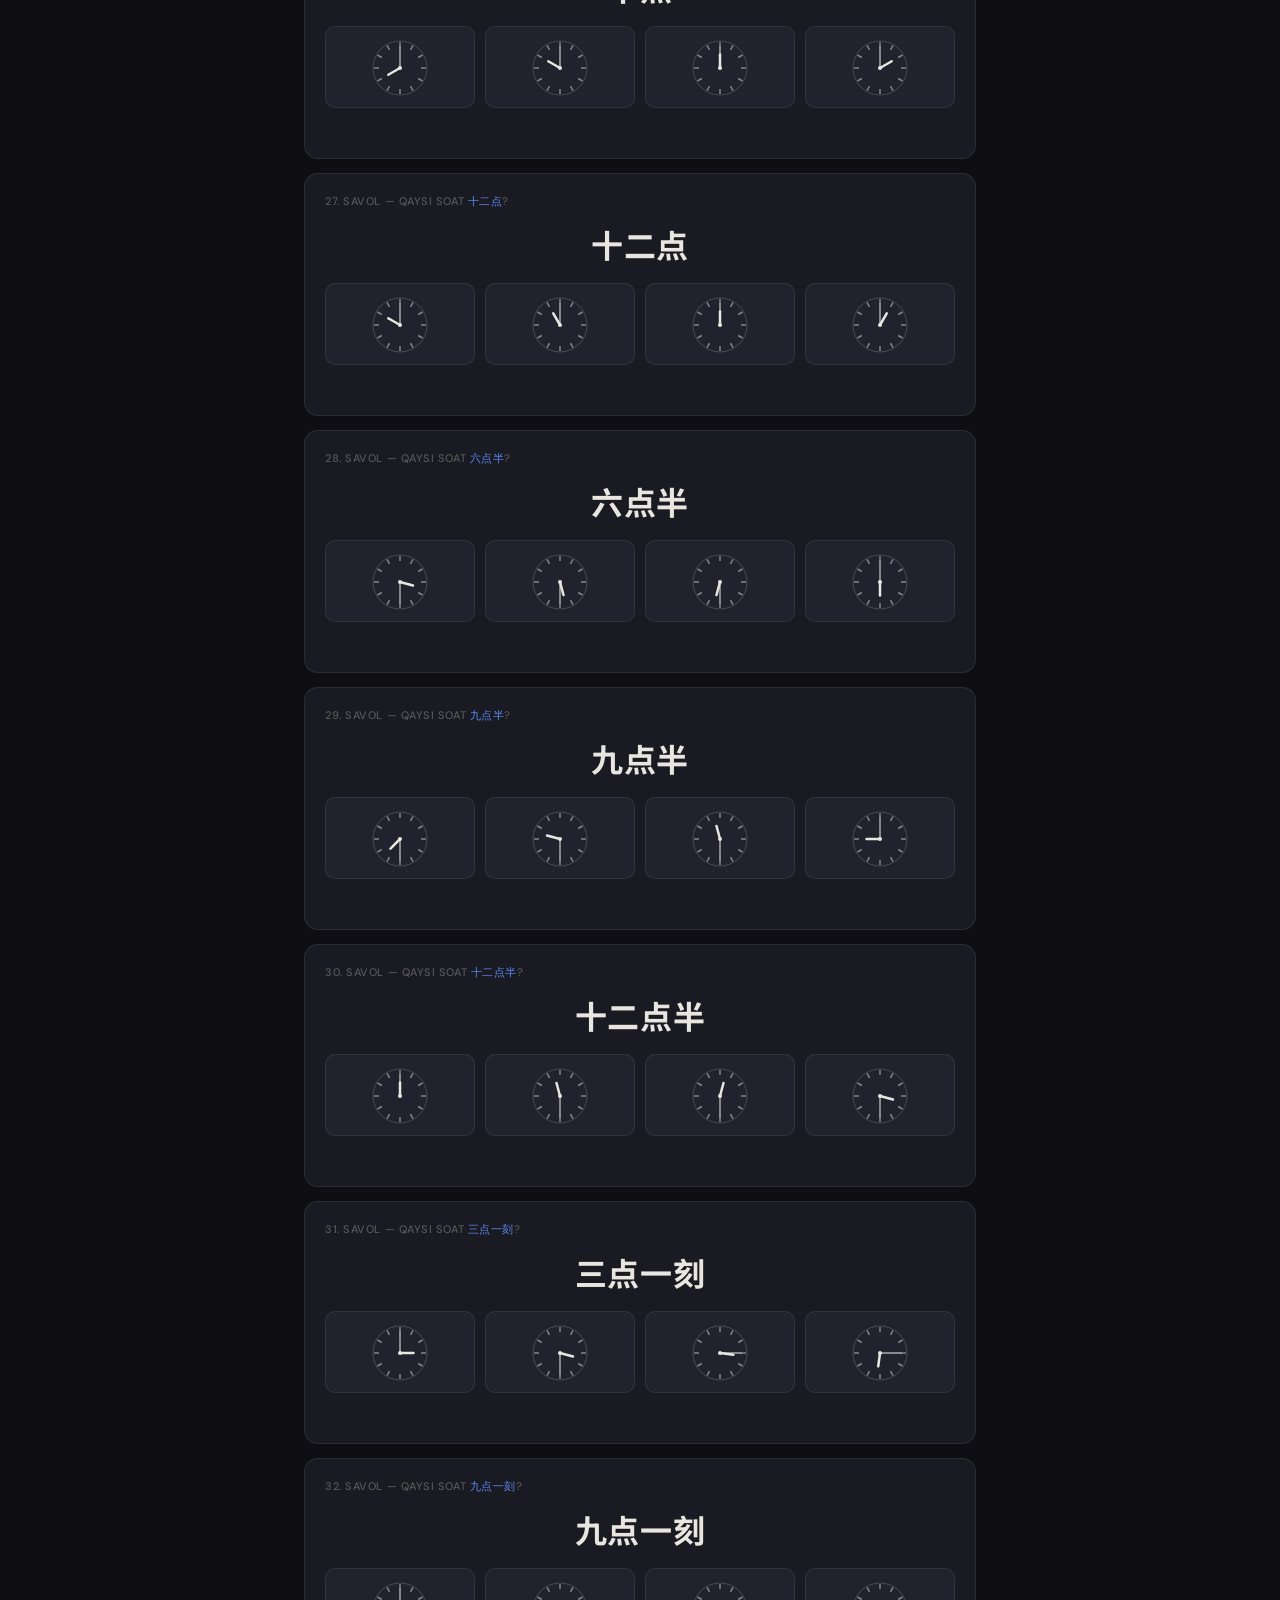
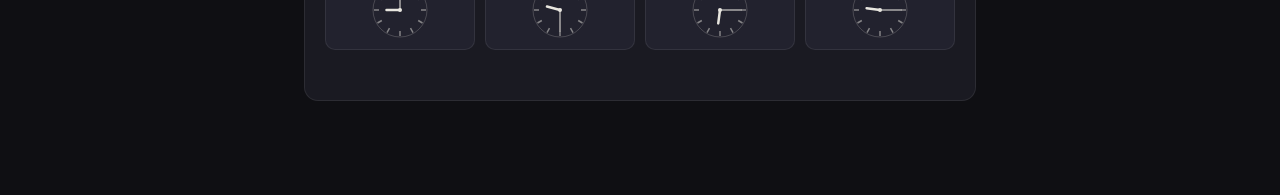
<file: hsk1_soat_testi (1) (1).html>
<!DOCTYPE html>
<html lang="uz">
<head>
<meta charset="UTF-8">
<meta name="viewport" content="width=device-width, initial-scale=1.0">
<title>HSK 1 — Nechi soat?</title>
<style>
  @import url('https://fonts.googleapis.com/css2?family=Noto+Sans+SC:wght@400;500;700&family=DM+Sans:wght@400;500;600&display=swap');

  :root {
    --bg: #0f0f13;
    --surface: #1a1a22;
    --surface2: #22222e;
    --border: rgba(255,255,255,0.08);
    --accent: #e8a84a;
    --accent2: #5b8cf7;
    --text: #e8e6df;
    --text2: #8a8880;
    --text3: #5a5856;
    --success: #4ecb8f;
    --danger: #e85c5c;
    --radius: 14px;
  }

  * { box-sizing: border-box; margin: 0; padding: 0; }

  body {
    background: var(--bg);
    color: var(--text);
    font-family: 'DM Sans', sans-serif;
    min-height: 100vh;
    padding: 0 0 80px;
  }

  /* Header */
  .header {
    background: linear-gradient(135deg, #1a1a22 0%, #0f0f17 100%);
    border-bottom: 0.5px solid var(--border);
    padding: 20px 24px 16px;
    position: sticky;
    top: 0;
    z-index: 100;
  }
  .header-inner { max-width: 720px; margin: 0 auto; display: flex; align-items: center; justify-content: space-between; gap: 12px; }
  .title { font-size: 17px; font-weight: 600; color: var(--text); letter-spacing: -.01em; }
  .title span { color: var(--accent); }
  .score-pill {
    background: var(--surface2);
    border: 0.5px solid var(--border);
    border-radius: 999px;
    padding: 6px 14px;
    font-size: 13px;
    font-weight: 500;
    color: var(--text);
    white-space: nowrap;
  }
  .score-pill b { color: var(--accent); }

  /* Progress */
  .progress-wrap { max-width: 720px; margin: 0 auto; padding: 10px 24px 0; }
  .progress-bar { height: 3px; background: var(--surface2); border-radius: 99px; overflow: hidden; }
  .progress-fill { height: 100%; background: var(--accent); border-radius: 99px; transition: width .4s ease; }
  .progress-text { font-size: 12px; color: var(--text3); margin-top: 5px; }

  /* Main */
  .main { max-width: 720px; margin: 0 auto; padding: 24px 24px 0; }

  /* Section title */
  .section-head {
    display: flex; align-items: center; gap: 10px;
    margin-bottom: 16px;
  }
  .section-badge {
    background: var(--surface2);
    border: 0.5px solid var(--border);
    border-radius: 6px;
    padding: 3px 9px;
    font-size: 11px;
    font-weight: 600;
    color: var(--accent);
    letter-spacing: .05em;
    text-transform: uppercase;
  }
  .section-desc { font-size: 13px; color: var(--text2); }

  /* Question card */
  .q-card {
    background: var(--surface);
    border: 0.5px solid var(--border);
    border-radius: var(--radius);
    padding: 20px;
    margin-bottom: 14px;
    transition: border-color .2s;
  }
  .q-card.done { border-color: rgba(255,255,255,0.04); opacity: .85; }

  .q-num { font-size: 11px; color: var(--text3); font-weight: 500; letter-spacing: .05em; text-transform: uppercase; margin-bottom: 12px; }

  /* Clock */
  .clock-wrap { display: flex; justify-content: center; margin-bottom: 16px; }
  .clock-svg { color: var(--text); }

  /* Options */
  .options {
    display: grid;
    grid-template-columns: 1fr 1fr;
    gap: 8px;
  }
  .opt {
    background: var(--surface2);
    border: 0.5px solid var(--border);
    border-radius: 10px;
    padding: 10px 12px;
    font-size: 16px;
    font-weight: 500;
    color: var(--text);
    cursor: pointer;
    text-align: center;
    transition: background .12s, border-color .12s, transform .1s;
    font-family: 'Noto Sans SC', 'DM Sans', sans-serif;
  }
  .opt:hover:not([disabled]) { background: #2a2a38; border-color: rgba(255,255,255,0.15); transform: translateY(-1px); }
  .opt:active:not([disabled]) { transform: scale(0.98); }
  .opt.correct { background: rgba(78,203,143,0.12); border-color: var(--success); color: var(--success); }
  .opt.wrong   { background: rgba(232,92,92,0.12);  border-color: var(--danger);  color: var(--danger); }
  .opt.reveal  { background: rgba(78,203,143,0.07); border-color: rgba(78,203,143,0.3); color: rgba(78,203,143,0.7); }

  /* Feedback */
  .feedback { font-size: 13px; color: var(--text2); margin-top: 10px; min-height: 20px; display: flex; align-items: center; gap: 6px; }
  .feedback.ok  { color: var(--success); }
  .feedback.err { color: var(--danger); }
  .feedback-dot { width: 6px; height: 6px; border-radius: 50%; background: currentColor; flex-shrink: 0; }

  /* Match section */
  .match-card {
    background: var(--surface);
    border: 0.5px solid var(--border);
    border-radius: var(--radius);
    padding: 20px;
    margin-bottom: 14px;
  }
  .match-card.done { border-color: rgba(255,255,255,0.04); opacity: .85; }
  .match-zh { font-size: 32px; font-weight: 700; font-family: 'Noto Sans SC', sans-serif; color: var(--text); text-align: center; margin-bottom: 16px; letter-spacing: .02em; }
  .match-options { display: grid; grid-template-columns: repeat(4,1fr); gap: 10px; }
  .match-opt {
    background: var(--surface2);
    border: 0.5px solid var(--border);
    border-radius: 10px;
    padding: 10px 6px 8px;
    cursor: pointer;
    text-align: center;
    transition: background .12s, border-color .12s, transform .1s;
    display: flex; flex-direction: column; align-items: center; gap: 4px;
  }
  .match-opt:hover:not([disabled]) { background: #2a2a38; border-color: rgba(255,255,255,0.15); transform: translateY(-1px); }
  .match-opt.correct { background: rgba(78,203,143,0.12); border-color: var(--success); }
  .match-opt.wrong   { background: rgba(232,92,92,0.12);  border-color: var(--danger); }
  .match-opt.reveal  { background: rgba(78,203,143,0.07); border-color: rgba(78,203,143,0.3); }

  /* Divider */
  .divider { height: 0.5px; background: var(--border); margin: 28px 0 20px; }

  /* Result panel */
  .result-panel {
    display: none;
    background: var(--surface);
    border: 0.5px solid var(--border);
    border-radius: var(--radius);
    padding: 28px 24px;
    text-align: center;
    margin-top: 20px;
  }
  .result-panel.show { display: block; }
  .result-big { font-size: 52px; font-weight: 700; color: var(--accent); line-height: 1; }
  .result-sub { font-size: 15px; color: var(--text2); margin-top: 8px; }
  .result-grade { font-size: 13px; color: var(--text3); margin-top: 6px; }
  .retry-btn {
    margin-top: 20px;
    background: var(--accent);
    color: #111;
    border: none;
    border-radius: 10px;
    padding: 11px 28px;
    font-size: 14px;
    font-weight: 600;
    cursor: pointer;
    font-family: 'DM Sans', sans-serif;
    transition: opacity .15s, transform .1s;
  }
  .retry-btn:hover { opacity: .88; transform: translateY(-1px); }
  .retry-btn:active { transform: scale(.97); }

  @media(max-width:500px){
    .match-options { grid-template-columns: repeat(2,1fr); }
    .options { grid-template-columns: 1fr 1fr; }
  }
</style>
</head>
<body>

<div class="header">
  <div class="header-inner">
    <div class="title">HSK 1 · <span>Nechi soat?</span> 几点了？</div>
    <div class="score-pill">Ball: <b id="scoreTxt">0</b> / <span id="totalTxt">0</span></div>
  </div>
</div>

<div class="progress-wrap">
  <div class="progress-bar"><div class="progress-fill" id="progFill" style="width:0%"></div></div>
  <div class="progress-text" id="progText">Hali boshlanmadi</div>
</div>

<div class="main" id="mainContent"></div>

<script>
// ── Data ──────────────────────────────────────────────
const ZH_MAP = {
  1:'一点', 2:'两点', 3:'三点', 4:'四点', 5:'五点', 6:'六点',
  7:'七点', 8:'八点', 9:'九点', 10:'十点', 11:'十一点', 12:'十二点',
  'h30':'点半', 'q15':'一刻'
};

function clockLabel(h, m) {
  if (m === 0)  return ZH_MAP[h];
  if (m === 30) return ZH_MAP[h] + ZH_MAP['h30'];
  if (m === 15) return ZH_MAP[h] + ZH_MAP['q15'];
  return ZH_MAP[h];
}

// All possible clock times for this test
const ALL_CLOCKS = [
  {h:1,m:0},{h:2,m:0},{h:3,m:0},{h:4,m:0},{h:5,m:0},{h:6,m:0},
  {h:7,m:0},{h:8,m:0},{h:9,m:0},{h:10,m:0},{h:11,m:0},{h:12,m:0},
  {h:3,m:30},{h:5,m:30},{h:6,m:30},{h:7,m:30},{h:9,m:30},{h:11,m:30},{h:12,m:30},
  {h:3,m:15},{h:6,m:15},{h:9,m:15},
];

// Read-clock questions: show clock → pick Chinese label
const READ_QUESTIONS = [
  { ci:0,  opts:['一点','两点','三点','十二点'] },
  { ci:1,  opts:['一点','两点','三点','四点'] },
  { ci:2,  opts:['两点','三点','四点','五点'] },
  { ci:3,  opts:['三点','四点','五点','六点'] },
  { ci:4,  opts:['四点','五点','六点','七点'] },
  { ci:5,  opts:['五点','六点','七点','八点'] },
  { ci:6,  opts:['六点','七点','八点','九点'] },
  { ci:7,  opts:['七点','八点','九点','十点'] },
  { ci:8,  opts:['八点','九点','十点','十一点'] },
  { ci:9,  opts:['九点','十点','十一点','十二点'] },
  { ci:10, opts:['十点','十一点','十二点','一点'] },
  { ci:11, opts:['十点','十一点','十二点','两点'] },
  { ci:12, opts:['六点','六点半','七点','五点半'] },
  { ci:13, opts:['五点','五点半','六点','四点半'] },
  { ci:14, opts:['六点','六点半','七点','七点半'] },
  { ci:15, opts:['七点','七点半','八点','六点半'] },
  { ci:16, opts:['九点','九点半','十点','八点半'] },
  { ci:17, opts:['十一点','十一点半','十二点','十点半'] },
  { ci:18, opts:['十二点','十二点半','一点','十一点半'] },
  { ci:19, opts:['三点','三点半','三点一刻','四点'] },
  { ci:20, opts:['六点','六点半','六点一刻','七点'] },
  { ci:21, opts:['九点','九点半','九点一刻','十点'] },
];

// Match questions: show Chinese → pick correct clock face
const MATCH_QUESTIONS = [
  { zh:'两点',       correct:1,  opts:[0,1,3,5] },
  { zh:'四点',       correct:3,  opts:[2,3,5,7] },
  { zh:'七点',       correct:6,  opts:[5,6,8,10] },
  { zh:'十点',       correct:9,  opts:[7,9,11,1] },
  { zh:'十二点',     correct:11, opts:[9,10,11,0] },
  { zh:'六点半',     correct:14, opts:[12,13,14,5] },
  { zh:'九点半',     correct:16, opts:[15,16,17,8] },
  { zh:'十二点半',   correct:18, opts:[11,17,18,12] },
  { zh:'三点一刻',   correct:19, opts:[2,12,19,20] },
  { zh:'九点一刻',   correct:21, opts:[8,16,20,21] },
];

// ── Clock Drawing ──────────────────────────────────────
function drawClock(h, m, size=86) {
  const cx=size/2, cy=size/2, r=size/2-4;
  const hAngle = ((h%12)+m/60)*30 - 90;
  const mAngle = m*6 - 90;
  const rad = d => d*Math.PI/180;
  const hx = +(cx+(r*0.52)*Math.cos(rad(hAngle))).toFixed(2);
  const hy = +(cy+(r*0.52)*Math.sin(rad(hAngle))).toFixed(2);
  const mx = +(cx+(r*0.80)*Math.cos(rad(mAngle))).toFixed(2);
  const my = +(cy+(r*0.80)*Math.sin(rad(mAngle))).toFixed(2);
  let ticks='';
  for(let i=0;i<60;i++){
    const a=rad(i*6-90);
    const isMaj=i%5===0;
    const r1=isMaj?r-1:r-1;
    const r2=isMaj?r-7:r-4;
    const sw=isMaj?1.8:0.7;
    const op=isMaj?0.65:0.25;
    ticks+=`<line x1="${+(cx+r1*Math.cos(a)).toFixed(2)}" y1="${+(cy+r1*Math.sin(a)).toFixed(2)}" x2="${+(cx+r2*Math.cos(a)).toFixed(2)}" y2="${+(cy+r2*Math.sin(a)).toFixed(2)}" stroke="currentColor" stroke-width="${sw}" opacity="${op}"/>`;
  }
  return `<svg width="${size}" height="${size}" viewBox="0 0 ${size} ${size}" class="clock-svg">
    <circle cx="${cx}" cy="${cy}" r="${r}" fill="none" stroke="currentColor" stroke-width="1" opacity="0.15"/>
    <circle cx="${cx}" cy="${cy}" r="${r-1}" fill="rgba(255,255,255,0.02)"/>
    ${ticks}
    <line x1="${cx}" y1="${cy}" x2="${hx}" y2="${hy}" stroke="currentColor" stroke-width="3" stroke-linecap="round"/>
    <line x1="${cx}" y1="${cy}" x2="${mx}" y2="${my}" stroke="currentColor" stroke-width="1.8" stroke-linecap="round" opacity="0.75"/>
    <circle cx="${cx}" cy="${cy}" r="2.5" fill="currentColor" opacity="0.9"/>
  </svg>`;
}

function drawClockSmall(h, m, size=62) {
  const cx=size/2, cy=size/2, r=size/2-4;
  const hAngle = ((h%12)+m/60)*30 - 90;
  const mAngle = m*6 - 90;
  const rad = d => d*Math.PI/180;
  const hx = +(cx+(r*0.50)*Math.cos(rad(hAngle))).toFixed(2);
  const hy = +(cy+(r*0.50)*Math.sin(rad(hAngle))).toFixed(2);
  const mx = +(cx+(r*0.78)*Math.cos(rad(mAngle))).toFixed(2);
  const my = +(cy+(r*0.78)*Math.sin(rad(mAngle))).toFixed(2);
  let ticks='';
  for(let i=0;i<12;i++){
    const a=rad(i*30-90);
    const r1=r-1, r2=r-6;
    ticks+=`<line x1="${+(cx+r1*Math.cos(a)).toFixed(2)}" y1="${+(cy+r1*Math.sin(a)).toFixed(2)}" x2="${+(cx+r2*Math.cos(a)).toFixed(2)}" y2="${+(cy+r2*Math.sin(a)).toFixed(2)}" stroke="currentColor" stroke-width="1.5" opacity="0.5"/>`;
  }
  return `<svg width="${size}" height="${size}" viewBox="0 0 ${size} ${size}" class="clock-svg">
    <circle cx="${cx}" cy="${cy}" r="${r}" fill="none" stroke="currentColor" stroke-width="1" opacity="0.2"/>
    ${ticks}
    <line x1="${cx}" y1="${cy}" x2="${hx}" y2="${hy}" stroke="currentColor" stroke-width="2.5" stroke-linecap="round"/>
    <line x1="${cx}" y1="${cy}" x2="${mx}" y2="${my}" stroke="currentColor" stroke-width="1.5" stroke-linecap="round" opacity="0.7"/>
    <circle cx="${cx}" cy="${cy}" r="2" fill="currentColor"/>
  </svg>`;
}

// ── State ──────────────────────────────────────────────
let score = 0;
let answered = 0;
const total = READ_QUESTIONS.length + MATCH_QUESTIONS.length;

function updateScore() {
  document.getElementById('scoreTxt').textContent = score;
  document.getElementById('totalTxt').textContent = total;
  const pct = Math.round(answered/total*100);
  document.getElementById('progFill').style.width = pct+'%';
  document.getElementById('progText').textContent = `${answered} / ${total} savol javoblandi`;
  if(answered===total) showResult();
}

// ── Render ──────────────────────────────────────────────
function render() {
  const container = document.getElementById('mainContent');
  let html = '';

  // Section 1: Read clock
  html += `<div class="section-head"><span class="section-badge">1-qism</span><span class="section-desc">Soatni ko'ring — to'g'ri javobni tanlang</span></div>`;

  READ_QUESTIONS.forEach((q, i) => {
    const c = ALL_CLOCKS[q.ci];
    const correct = clockLabel(c.h, c.m);
    const optsBtns = q.opts.map(o =>
      `<button class="opt" id="ro_${i}_${o}" onclick="answerRead(${i},'${o}','${correct}')">${o}</button>`
    ).join('');
    html += `<div class="q-card" id="rcard${i}">
      <div class="q-num">${i+1}. savol — nechi soat?</div>
      <div class="clock-wrap">${drawClock(c.h, c.m)}</div>
      <div class="options">${optsBtns}</div>
      <div class="feedback" id="rfb${i}"></div>
    </div>`;
  });

  html += `<div class="divider"></div>`;

  // Section 2: Match
  html += `<div class="section-head"><span class="section-badge">2-qism</span><span class="section-desc">Xitoycha vaqtni ko'ring — to'g'ri soatni tanlang</span></div>`;

  MATCH_QUESTIONS.forEach((q, i) => {
    const optsBtns = q.opts.map(idx => {
      const c = ALL_CLOCKS[idx];
      return `<button class="match-opt" id="mo_${i}_${idx}" onclick="answerMatch(${i},${idx},${q.correct})">${drawClockSmall(c.h,c.m)}</button>`;
    }).join('');
    html += `<div class="match-card" id="mcard${i}">
      <div class="q-num">${READ_QUESTIONS.length+i+1}. savol — qaysi soat <span style="color:var(--accent2)">${q.zh}</span>?</div>
      <div class="match-zh">${q.zh}</div>
      <div class="match-options">${optsBtns}</div>
      <div class="feedback" id="mfb${i}"></div>
    </div>`;
  });

  html += `<div class="result-panel" id="resultPanel">
    <div class="result-big" id="resultBig"></div>
    <div class="result-sub" id="resultSub"></div>
    <div class="result-grade" id="resultGrade"></div>
    <button class="retry-btn" onclick="resetAll()">Qayta urinish</button>
  </div>`;

  container.innerHTML = html;
  updateScore();
}

// ── Answer handlers ──────────────────────────────────────
function answerRead(qi, chosen, correct) {
  const card = document.getElementById('rcard'+qi);
  if (card.dataset.done) return;
  card.dataset.done = '1';
  card.classList.add('done');
  const isRight = chosen === correct;
  document.getElementById('ro_'+qi+'_'+chosen).classList.add(isRight?'correct':'wrong');
  if (!isRight) {
    const rb = document.getElementById('ro_'+qi+'_'+correct);
    if(rb) rb.classList.add('reveal');
  }
  card.querySelectorAll('.opt').forEach(b => b.setAttribute('disabled','1'));
  const fb = document.getElementById('rfb'+qi);
  fb.innerHTML = `<span class="feedback-dot"></span>${isRight ? "To'g'ri!" : "Noto'g'ri!"}`;
  fb.className = 'feedback ' + (isRight?'ok':'err');
  if (isRight) score++;
  answered++;
  updateScore();
}

function answerMatch(qi, chosen, correct) {
  const card = document.getElementById('mcard'+qi);
  if (card.dataset.done) return;
  card.dataset.done = '1';
  card.classList.add('done');
  const isRight = chosen === correct;
  document.getElementById('mo_'+qi+'_'+chosen).classList.add(isRight?'correct':'wrong');
  if (!isRight) {
    const rb = document.getElementById('mo_'+qi+'_'+correct);
    if(rb) rb.classList.add('reveal');
  }
  card.querySelectorAll('.match-opt').forEach(b => b.setAttribute('disabled','1'));
  const fb = document.getElementById('mfb'+qi);
  fb.innerHTML = `<span class="feedback-dot"></span>${isRight ? "To'g'ri!" : "Noto'g'ri!"}`;
  fb.className = 'feedback ' + (isRight?'ok':'err');
  if (isRight) score++;
  answered++;
  updateScore();
}

// ── Result ──────────────────────────────────────────────
function showResult() {
  const panel = document.getElementById('resultPanel');
  panel.classList.add('show');
  const pct = Math.round(score/total*100);
  document.getElementById('resultBig').textContent = score + ' / ' + total;
  document.getElementById('resultSub').textContent = "Umumiy natija: " + pct + "%";
  let grade = '', emoji = '';
  if(pct>=90){ grade="A'lo! Siz soatlarni ajoyib bilasiz!"; emoji="🏆"; }
  else if(pct>=75){ grade="Yaxshi! Yana bir oz mashq qiling."; emoji="🌟"; }
  else if(pct>=50){ grade="O'rtacha. Ko'proq takrorlang."; emoji="📚"; }
  else { grade="Yana mashq kerak. Kuchaytiring!"; emoji="💪"; }
  document.getElementById('resultGrade').textContent = emoji + " " + grade;
  panel.scrollIntoView({behavior:'smooth', block:'center'});
}

// ── Reset ──────────────────────────────────────────────
function resetAll() {
  score = 0;
  answered = 0;
  document.getElementById('resultPanel')?.classList.remove('show');
  render();
  window.scrollTo({top:0, behavior:'smooth'});
}

// ── Init ──────────────────────────────────────────────
render();
</script>
</body>
</html>
</file>
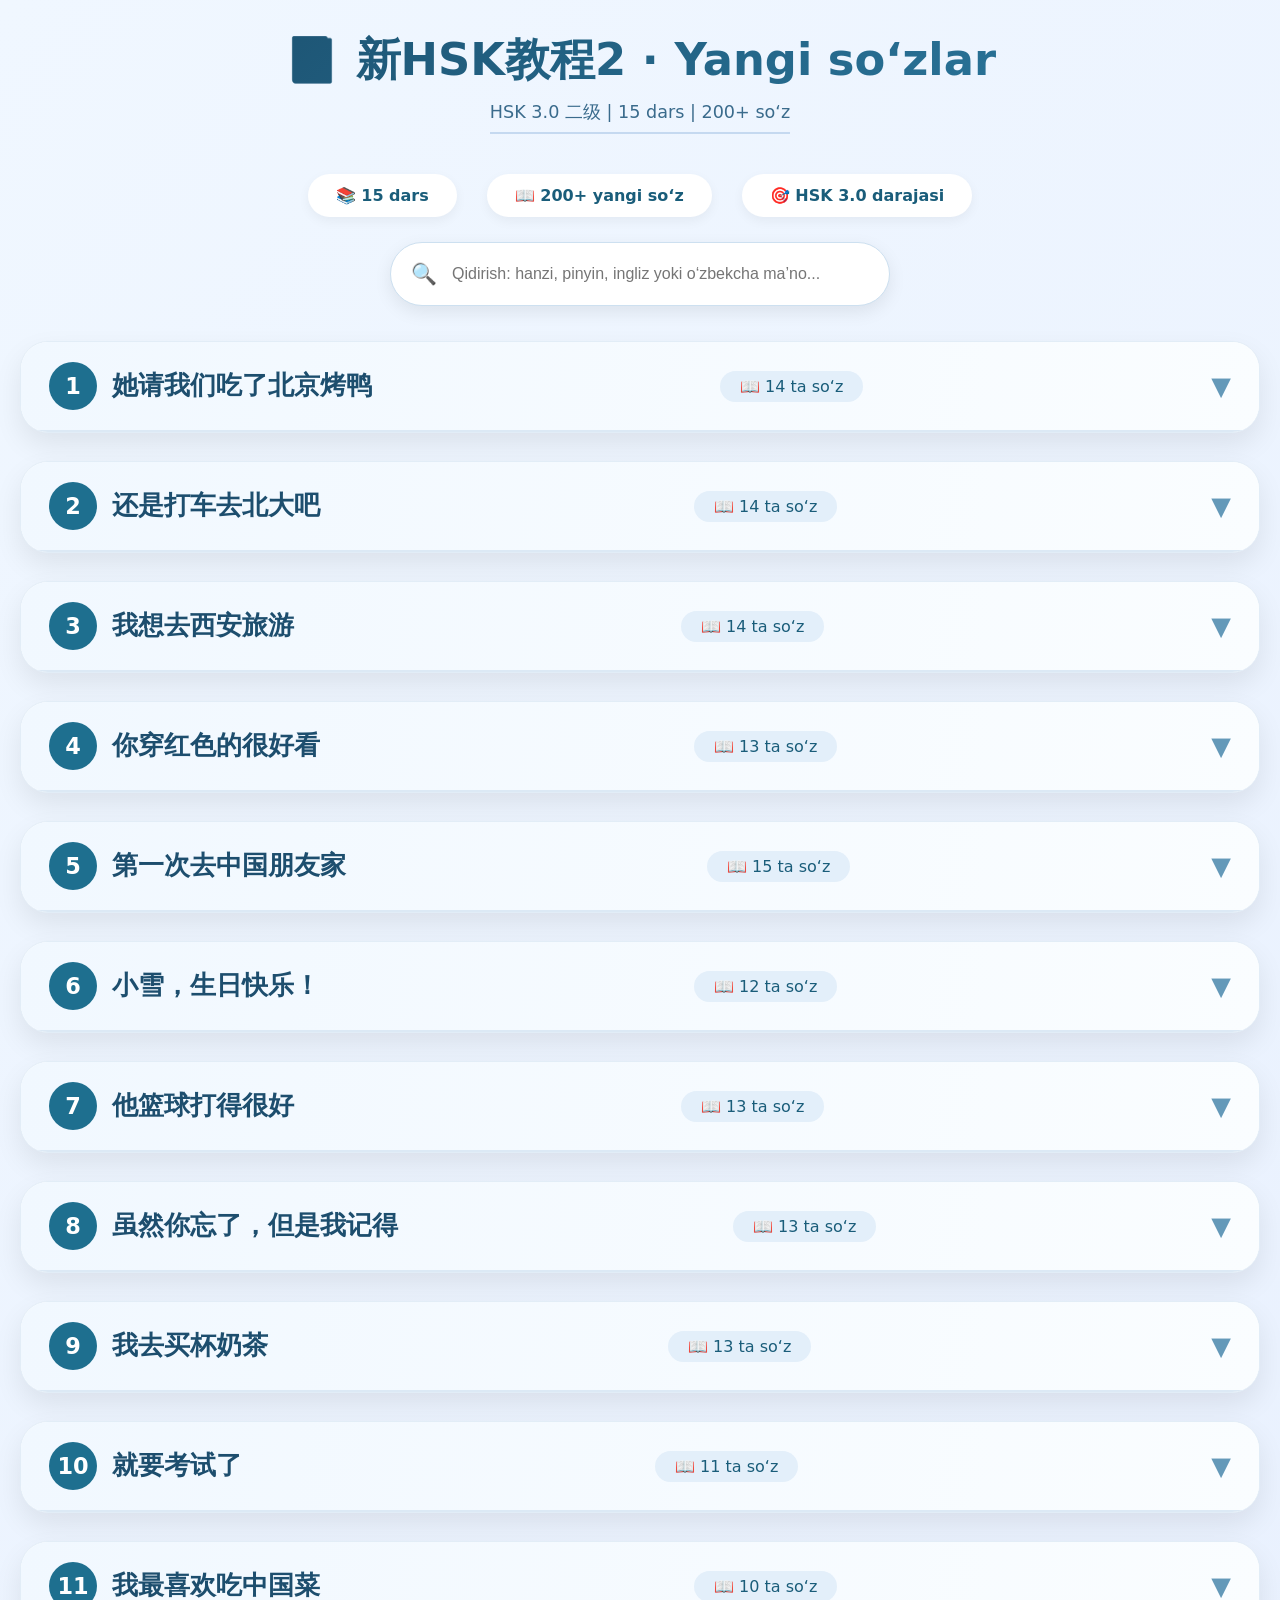
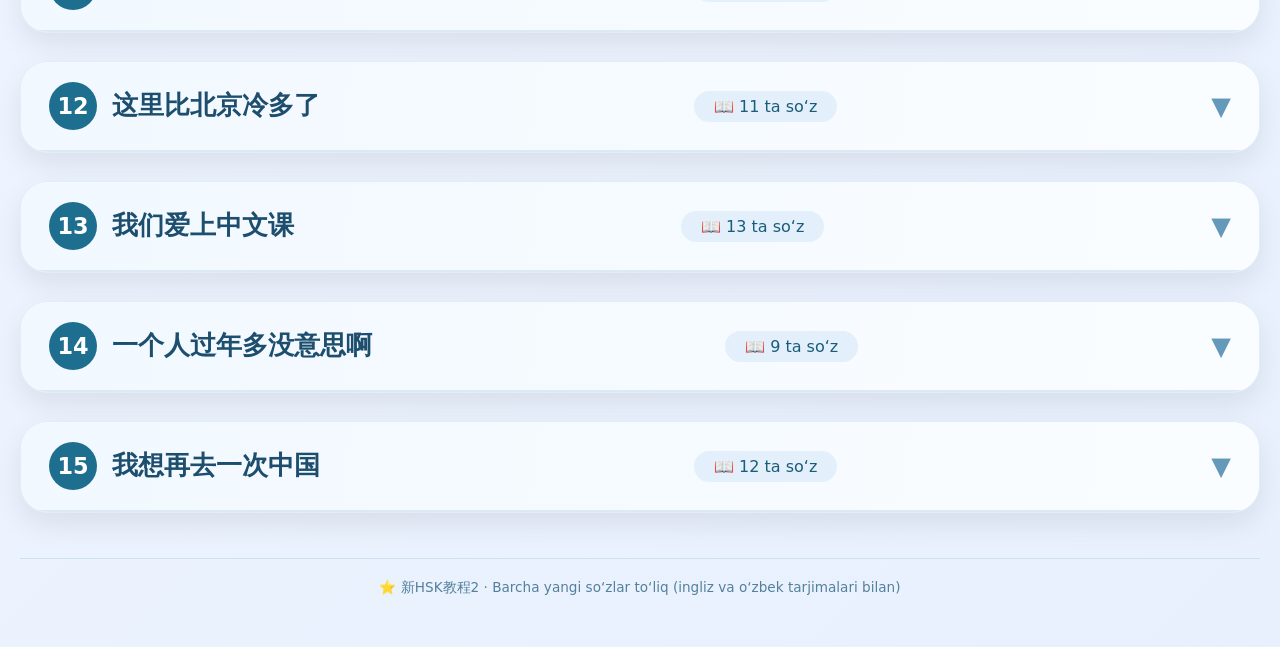
<file: hsk2.html>
<!DOCTYPE html>
<html lang="uz">
<head>
    <meta charset="UTF-8">
    <meta name="viewport" content="width=device-width, initial-scale=1.0">
    <title>新HSK教程2 - Yangi so'zlar (1-15 darslar)</title>
    <style>
        * {
            margin: 0;
            padding: 0;
            box-sizing: border-box;
        }
        body {
            font-family: 'Segoe UI', 'Roboto', 'Noto Sans', system-ui, -apple-system, sans-serif;
            background: linear-gradient(135deg, #f0f7ff 0%, #e8f0fe 100%);
            padding: 30px 20px;
            color: #1a2c3e;
        }
        .container {
            max-width: 1400px;
            margin: 0 auto;
        }
        .header {
            text-align: center;
            margin-bottom: 40px;
        }
        .header h1 {
            font-size: 2.8rem;
            background: linear-gradient(135deg, #1a4d6b, #2c7aa0);
            -webkit-background-clip: text;
            -webkit-text-fill-color: transparent;
            background-clip: text;
            margin-bottom: 10px;
        }
        .header .sub {
            color: #3a6b8c;
            font-size: 1.1rem;
            border-bottom: 2px solid #c5d9f0;
            display: inline-block;
            padding-bottom: 8px;
        }
        .stats {
            display: flex;
            justify-content: center;
            gap: 30px;
            margin: 25px 0;
            flex-wrap: wrap;
        }
        .stat-card {
            background: white;
            padding: 12px 28px;
            border-radius: 60px;
            box-shadow: 0 4px 12px rgba(0,0,0,0.05);
            font-weight: 600;
            color: #1a5d7a;
        }
        .search-bar {
            background: white;
            border-radius: 60px;
            padding: 8px 20px;
            display: flex;
            align-items: center;
            gap: 15px;
            max-width: 500px;
            margin: 0 auto 35px;
            box-shadow: 0 6px 18px rgba(0,0,0,0.08);
            border: 1px solid #cde0f0;
        }
        .search-bar input {
            flex: 1;
            border: none;
            outline: none;
            padding: 14px 0;
            font-size: 1rem;
            background: transparent;
        }
        .search-bar span {
            font-size: 1.3rem;
            color: #6f9cbb;
        }
        .lesson-grid {
            display: flex;
            flex-direction: column;
            gap: 28px;
        }
        .lesson-card {
            background: white;
            border-radius: 28px;
            overflow: hidden;
            box-shadow: 0 12px 28px rgba(0, 0, 0, 0.08);
            transition: all 0.2s ease;
            border: 1px solid #e2edf7;
        }
        .lesson-header {
            background: linear-gradient(98deg, #f1f8ff, #fafdff);
            padding: 20px 28px;
            cursor: pointer;
            display: flex;
            align-items: center;
            justify-content: space-between;
            flex-wrap: wrap;
            gap: 15px;
            border-bottom: 2px solid #dce9f5;
        }
        .lesson-title {
            display: flex;
            align-items: baseline;
            gap: 15px;
            flex-wrap: wrap;
        }
        .lesson-num {
            background: #1e6f8f;
            color: white;
            width: 48px;
            height: 48px;
            border-radius: 50%;
            display: inline-flex;
            align-items: center;
            justify-content: center;
            font-weight: 700;
            font-size: 1.4rem;
        }
        .lesson-name {
            font-size: 1.6rem;
            font-weight: 600;
            color: #1d4e6e;
        }
        .word-count {
            background: #e3effa;
            padding: 6px 20px;
            border-radius: 40px;
            color: #1a5d7a;
            font-weight: 500;
        }
        .table-wrapper {
            padding: 0;
            overflow-x: auto;
        }
        .word-table {
            width: 100%;
            border-collapse: collapse;
            font-size: 0.95rem;
        }
        .word-table th {
            background: #eef4fc;
            padding: 16px 12px;
            text-align: left;
            font-weight: 600;
            color: #1c5777;
            border-bottom: 2px solid #cde0ef;
        }
        .word-table td {
            padding: 14px 12px;
            border-bottom: 1px solid #e6edf4;
            vertical-align: top;
        }
        .word-table tr:hover td {
            background: #f8fbfe;
        }
        .hanzi {
            font-size: 1.3rem;
            font-weight: 500;
            color: #003056;
            font-family: 'Noto Sans CJK SC', 'Microsoft YaHei', sans-serif;
        }
        .pinyin {
            color: #b6581c;
            font-weight: 500;
            font-size: 0.9rem;
        }
        .en {
            color: #2c6e49;
        }
        .uz {
            color: #5a3e2b;
        }
        .toggle-icon {
            font-size: 1.6rem;
            color: #6499b9;
            transition: transform 0.2s;
        }
        .hidden-content {
            display: none;
        }
        .footer {
            text-align: center;
            margin-top: 45px;
            color: #54809b;
            font-size: 0.85rem;
            padding: 20px;
            border-top: 1px solid #cde0ef;
        }
        @media (max-width: 700px) {
            .lesson-name { font-size: 1.2rem; }
            .word-table th, .word-table td { padding: 10px 6px; }
            .hanzi { font-size: 1.1rem; }
        }
    </style>
</head>
<body>
<div class="container" id="app">
    <div class="header">
        <h1>📘 新HSK教程2 · Yangi so‘zlar</h1>
        <div class="sub">HSK 3.0 二级 | 15 dars | 200+ so‘z</div>
    </div>

    <div class="stats">
        <div class="stat-card">📚 15 dars</div>
        <div class="stat-card">📖 200+ yangi so‘z</div>
        <div class="stat-card">🎯 HSK 3.0 darajasi</div>
    </div>

    <div class="search-bar">
        <span>🔍</span>
        <input type="text" id="searchInput" placeholder="Qidirish: hanzi, pinyin, ingliz yoki o‘zbekcha ma’no..." onkeyup="filterLessons()">
    </div>

    <div class="lesson-grid" id="lessonsGrid">
        <!-- JS orqali to'ldiriladi -->
    </div>
    <div class="footer">
        ⭐ 新HSK教程2 · Barcha yangi so‘zlar to‘liq (ingliz va o‘zbek tarjimalari bilan)
    </div>
</div>

<script>
    // ---------- TO'LIQ MA'LUMOTLAR (1-15 darslar) ----------
    const lessonsData = [
        { lesson: 1, title: "她请我们吃了北京烤鸭", words: [
            { hanzi: "就", pinyin: "jiù", en: "exactly; precisely", uz: "aniq, aynan" },
            { hanzi: "给", pinyin: "gěi", en: "to; for (prep.)", uz: "uchun, ga" },
            { hanzi: "让", pinyin: "ràng", en: "let; allow", uz: "ruxsat bermoq" },
            { hanzi: "接", pinyin: "jiē", en: "meet; receive", uz: "kutib olmoq" },
            { hanzi: "介绍", pinyin: "jièshào", en: "introduce", uz: "tanishtirmoq" },
            { hanzi: "有时", pinyin: "yǒushí", en: "sometimes", uz: "ba'zida" },
            { hanzi: "懂", pinyin: "dǒng", en: "understand", uz: "tushunmoq" },
            { hanzi: "意思", pinyin: "yìsi", en: "meaning; idea", uz: "ma'no, fikr" },
            { hanzi: "已经", pinyin: "yǐjīng", en: "already", uz: "allaqachon" },
            { hanzi: "不好意思", pinyin: "bù hǎoyìsi", en: "sorry; embarrassed", uz: "kechirasiz" },
            { hanzi: "旅游", pinyin: "lǚyóu", en: "travel", uz: "sayohat" },
            { hanzi: "帮忙", pinyin: "bāngmáng", en: "help", uz: "yordam bermoq" },
            { hanzi: "次", pinyin: "cì", en: "time (frequency)", uz: "marta" }
        ], proper: [{ hanzi: "北京烤鸭", pinyin: "Běijīng Kǎoyā", en: "Peking Duck", uz: "Pekin o'rdagi" }] },
        { lesson: 2, title: "还是打车去北大吧", words: [
            { hanzi: "但", pinyin: "dàn", en: "but", uz: "lekin" },
            { hanzi: "打车", pinyin: "dǎchē", en: "take a taxi", uz: "taksiga chiqmoq" },
            { hanzi: "网上", pinyin: "wǎngshang", en: "online", uz: "internetda" },
            { hanzi: "万", pinyin: "wàn", en: "ten thousand", uz: "o'n ming" },
            { hanzi: "外国", pinyin: "wàiguó", en: "foreign country", uz: "chet davlat" },
            { hanzi: "教室", pinyin: "jiàoshì", en: "classroom", uz: "sinf xonasi" },
            { hanzi: "别", pinyin: "bié", en: "don't", uz: "mang" },
            { hanzi: "票", pinyin: "piào", en: "ticket", uz: "bilet" },
            { hanzi: "过来", pinyin: "guòlái", en: "come here", uz: "bu yerga kelmoq" },
            { hanzi: "远", pinyin: "yuǎn", en: "far", uz: "uzoq" },
            { hanzi: "车站", pinyin: "chēzhàn", en: "bus stop", uz: "bekat" },
            { hanzi: "公交车", pinyin: "gōngjiāochē", en: "bus", uz: "avtobus" },
            { hanzi: "间", pinyin: "jiān", en: "measure word (room)", uz: "hisob so'z" }
        ], proper: [{ hanzi: "北京大学", pinyin: "Běijīng Dàxué", en: "Peking University", uz: "Pekin universiteti" }] },
        { lesson: 3, title: "我想去西安旅游", words: [
            { hanzi: "回来", pinyin: "huílái", en: "come back", uz: "qaytib kelmoq" },
            { hanzi: "这么", pinyin: "zhème", en: "so; such", uz: "shuncha" },
            { hanzi: "完", pinyin: "wán", en: "complete", uz: "tugamoq" },
            { hanzi: "回去", pinyin: "huíqù", en: "go back", uz: "qaytib ketmoq" },
            { hanzi: "送", pinyin: "sòng", en: "send; give", uz: "yubormoq" },
            { hanzi: "每", pinyin: "měi", en: "each; every", uz: "har" },
            { hanzi: "累", pinyin: "lèi", en: "tired", uz: "charchagan" },
            { hanzi: "一起", pinyin: "yìqǐ", en: "together", uz: "birga" },
            { hanzi: "洗", pinyin: "xǐ", en: "wash", uz: "yuvinmoq" },
            { hanzi: "拿", pinyin: "ná", en: "take; fetch", uz: "olmoq" },
            { hanzi: "出去", pinyin: "chūqù", en: "go out", uz: "chiqib ketmoq" },
            { hanzi: "手", pinyin: "shǒu", en: "hand", uz: "qo'l" },
            { hanzi: "不错", pinyin: "búcuò", en: "not bad", uz: "yomon emas" },
            { hanzi: "为什么", pinyin: "wèishénme", en: "why", uz: "nima uchun" }
        ] },
        { lesson: 4, title: "你穿红色的很好看", words: [
            { hanzi: "过去", pinyin: "guòqù", en: "pass by", uz: "o'tib ketmoq" },
            { hanzi: "白色", pinyin: "báisè", en: "white", uz: "oq rang" },
            { hanzi: "红色", pinyin: "hóngsè", en: "red", uz: "qizil rang" },
            { hanzi: "颜色", pinyin: "yánsè", en: "color", uz: "rang" },
            { hanzi: "绿色", pinyin: "lǜsè", en: "green", uz: "yashil rang" },
            { hanzi: "黑色", pinyin: "hēisè", en: "black", uz: "qora rang" },
            { hanzi: "更", pinyin: "gèng", en: "more", uz: "yanada" },
            { hanzi: "书包", pinyin: "shūbāo", en: "schoolbag", uz: "maktab sumkasi" },
            { hanzi: "因为", pinyin: "yīnwèi", en: "because", uz: "chunki" },
            { hanzi: "所以", pinyin: "suǒyǐ", en: "so", uz: "shuning uchun" },
            { hanzi: "试", pinyin: "shì", en: "try", uz: "sinab ko'rmoq" },
            { hanzi: "裤子", pinyin: "kùzi", en: "pants", uz: "shim" },
            { hanzi: "商场", pinyin: "shāngchǎng", en: "shopping mall", uz: "savdo markazi" }
        ] },
        { lesson: 5, title: "第一次去中国朋友家", words: [
            { hanzi: "下来", pinyin: "xiàlái", en: "come down", uz: "pastga tushmoq" },
            { hanzi: "下面", pinyin: "xiàmiàn", en: "below", uz: "pastda" },
            { hanzi: "上去", pinyin: "shàngqù", en: "go up", uz: "yuqoriga chiqmoq" },
            { hanzi: "上来", pinyin: "shànglái", en: "come up", uz: "yuqoriga kelmoq" },
            { hanzi: "进去", pinyin: "jìnqù", en: "go in", uz: "ichkariga kirmoq" },
            { hanzi: "出来", pinyin: "chūlái", en: "come out", uz: "tashqariga chiqmoq" },
            { hanzi: "带", pinyin: "dài", en: "bring", uz: "olib kelmoq" },
            { hanzi: "礼物", pinyin: "lǐwù", en: "gift", uz: "sovg'a" },
            { hanzi: "爷爷", pinyin: "yéye", en: "grandfather", uz: "bobo" },
            { hanzi: "奶奶", pinyin: "nǎinai", en: "grandmother", uz: "buvi" },
            { hanzi: "奶茶", pinyin: "nǎichá", en: "bubble tea", uz: "sutli choy" },
            { hanzi: "跟", pinyin: "gēn", en: "with", uz: "bilan" },
            { hanzi: "等", pinyin: "děng", en: "wait", uz: "kutmoq" },
            { hanzi: "快", pinyin: "kuài", en: "fast", uz: "tez" },
            { hanzi: "酒店", pinyin: "jiǔdiàn", en: "hotel", uz: "mehmonxona" }
        ] },
        { lesson: 6, title: "小雪，生日快乐！", words: [
            { hanzi: "生日", pinyin: "shēngrì", en: "birthday", uz: "tug'ilgan kun" },
            { hanzi: "忘", pinyin: "wàng", en: "forget", uz: "unutmoq" },
            { hanzi: "画", pinyin: "huà", en: "draw", uz: "chizmoq" },
            { hanzi: "画笔", pinyin: "huàbǐ", en: "paintbrush", uz: "bo'yoq qalam" },
            { hanzi: "蛋糕", pinyin: "dàngāo", en: "cake", uz: "tort" },
            { hanzi: "快乐", pinyin: "kuàilè", en: "happy", uz: "baxtli" },
            { hanzi: "打开", pinyin: "dǎkāi", en: "open", uz: "ochmoq" },
            { hanzi: "鱼", pinyin: "yú", en: "fish", uz: "baliq" },
            { hanzi: "肉", pinyin: "ròu", en: "meat", uz: "go'sht" },
            { hanzi: "床", pinyin: "chuáng", en: "bed", uz: "karavot" },
            { hanzi: "舒服", pinyin: "shūfu", en: "comfortable", uz: "qulay" },
            { hanzi: "长", pinyin: "cháng", en: "long", uz: "uzun" }
        ] },
        { lesson: 7, title: "他篮球打得很好", words: [
            { hanzi: "从", pinyin: "cóng", en: "from", uz: "dan" },
            { hanzi: "往", pinyin: "wǎng", en: "towards", uz: "tomon" },
            { hanzi: "跑", pinyin: "pǎo", en: "run", uz: "yugurmoq" },
            { hanzi: "打", pinyin: "dǎ", en: "play", uz: "o'ynamoq" },
            { hanzi: "篮球", pinyin: "lánqiú", en: "basketball", uz: "basketbol" },
            { hanzi: "足球", pinyin: "zúqiú", en: "soccer", uz: "futbol" },
            { hanzi: "踢", pinyin: "tī", en: "kick", uz: "tepmoq" },
            { hanzi: "球", pinyin: "qiú", en: "ball", uz: "to'p" },
            { hanzi: "跑步", pinyin: "pǎobù", en: "run", uz: "yugurish" },
            { hanzi: "游泳", pinyin: "yóuyǒng", en: "swim", uz: "suzmoq" },
            { hanzi: "游", pinyin: "yóu", en: "swim", uz: "suzmoq" },
            { hanzi: "爱好", pinyin: "àihào", en: "hobby", uz: "qiziqish" },
            { hanzi: "开始", pinyin: "kāishǐ", en: "start", uz: "boshlamoq" }
        ] },
        { lesson: 8, title: "虽然你忘了，但是我记得", words: [
            { hanzi: "比", pinyin: "bǐ", en: "than", uz: "qaraganda" },
            { hanzi: "记得", pinyin: "jìde", en: "remember", uz: "eslamoq" },
            { hanzi: "爱情片", pinyin: "àiqíngpiàn", en: "romantic movie", uz: "romantik film" },
            { hanzi: "有意思", pinyin: "yǒuyìsi", en: "interesting", uz: "qiziqarli" },
            { hanzi: "虽然", pinyin: "suīrán", en: "although", uz: "garchi" },
            { hanzi: "但是", pinyin: "dànshì", en: "but", uz: "lekin" },
            { hanzi: "妻子", pinyin: "qīzi", en: "wife", uz: "xotin" },
            { hanzi: "丈夫", pinyin: "zhàngfu", en: "husband", uz: "er" },
            { hanzi: "饭馆", pinyin: "fànguǎn", en: "restaurant", uz: "restoran" },
            { hanzi: "手表", pinyin: "shǒubiǎo", en: "watch", uz: "qo'l soati" },
            { hanzi: "花", pinyin: "huā", en: "spend", uz: "sarflamoq" },
            { hanzi: "左边", pinyin: "zuǒbiān", en: "left side", uz: "chap tomon" },
            { hanzi: "右边", pinyin: "yòubiān", en: "right side", uz: "o'ng tomon" }
        ] },
        { lesson: 9, title: "我去买杯奶茶", words: [
            { hanzi: "坏", pinyin: "huài", en: "broken", uz: "buzilgan" },
            { hanzi: "这么", pinyin: "zhème", en: "so", uz: "shuncha" },
            { hanzi: "那么", pinyin: "nàme", en: "so", uz: "shuncha" },
            { hanzi: "离", pinyin: "lí", en: "from", uz: "dan uzoq" },
            { hanzi: "旁边", pinyin: "pángbiān", en: "side", uz: "yon" },
            { hanzi: "走路", pinyin: "zǒulù", en: "walk", uz: "piyoda yurmoq" },
            { hanzi: "这样", pinyin: "zhèyàng", en: "like this", uz: "shunday" },
            { hanzi: "门口", pinyin: "ménkǒu", en: "doorway", uz: "eshik oldi" },
            { hanzi: "咖啡", pinyin: "kāfēi", en: "coffee", uz: "kofe" },
            { hanzi: "近", pinyin: "jìn", en: "near", uz: "yaqin" },
            { hanzi: "个子", pinyin: "gèzi", en: "height", uz: "bo'y" },
            { hanzi: "高", pinyin: "gāo", en: "tall", uz: "baland" },
            { hanzi: "男孩儿", pinyin: "nánháir", en: "boy", uz: "o'g'il bola" }
        ] },
        { lesson: 10, title: "就要考试了", words: [
            { hanzi: "开学", pinyin: "kāixué", en: "school starts", uz: "maktab ochilmoq" },
            { hanzi: "后面", pinyin: "hòumiàn", en: "behind", uz: "orqada" },
            { hanzi: "考", pinyin: "kǎo", en: "take an exam", uz: "imtihon olmoq" },
            { hanzi: "考试", pinyin: "kǎoshì", en: "exam", uz: "imtihon" },
            { hanzi: "词", pinyin: "cí", en: "word", uz: "so'z" },
            { hanzi: "本子", pinyin: "běnzi", en: "notebook", uz: "daftar" },
            { hanzi: "错", pinyin: "cuò", en: "wrong", uz: "xato" },
            { hanzi: "题", pinyin: "tí", en: "question", uz: "savol" },
            { hanzi: "还是", pinyin: "háishi", en: "or", uz: "yoki" },
            { hanzi: "快要", pinyin: "kuàiyào", en: "about to", uz: "oz qoldi" },
            { hanzi: "笑", pinyin: "xiào", en: "smile", uz: "kulmoq" }
        ] },
        { lesson: 11, title: "我最喜欢吃中国菜", words: [
            { hanzi: "疼", pinyin: "téng", en: "hurt", uz: "og'rimoq" },
            { hanzi: "身体", pinyin: "shēntǐ", en: "body", uz: "tana" },
            { hanzi: "动", pinyin: "dòng", en: "move", uz: "harakatlanmoq" },
            { hanzi: "路上", pinyin: "lùshang", en: "on the road", uz: "yo'lda" },
            { hanzi: "慢", pinyin: "màn", en: "slow", uz: "sekin" },
            { hanzi: "经常", pinyin: "jīngcháng", en: "often", uz: "tez-tez" },
            { hanzi: "药", pinyin: "yào", en: "medicine", uz: "dori" },
            { hanzi: "药店", pinyin: "yàodiàn", en: "pharmacy", uz: "apteka" },
            { hanzi: "头", pinyin: "tóu", en: "head", uz: "bosh" },
            { hanzi: "最", pinyin: "zuì", en: "most", uz: "eng" }
        ] },
        { lesson: 12, title: "这里比北京冷多了", words: [
            { hanzi: "事情", pinyin: "shìqing", en: "matter", uz: "ish" },
            { hanzi: "晴", pinyin: "qíng", en: "sunny", uz: "quyoshli" },
            { hanzi: "正", pinyin: "zhèng", en: "just happening", uz: "hozir" },
            { hanzi: "外面", pinyin: "wàimiàn", en: "outside", uz: "tashqari" },
            { hanzi: "阴", pinyin: "yīn", en: "cloudy", uz: "bulutli" },
            { hanzi: "从小", pinyin: "cóngxiǎo", en: "since childhood", uz: "bolalikdan" },
            { hanzi: "地铁", pinyin: "dìtiě", en: "subway", uz: "metro" },
            { hanzi: "楼", pinyin: "lóu", en: "building", uz: "bino" },
            { hanzi: "站", pinyin: "zhàn", en: "stop", uz: "bekat" },
            { hanzi: "小时候", pinyin: "xiǎoshíhou", en: "childhood", uz: "bolalik" },
            { hanzi: "好", pinyin: "hǎo", en: "very", uz: "juda" }
        ] },
        { lesson: 13, title: "我们爱上中文课", words: [
            { hanzi: "新年", pinyin: "xīnnián", en: "New Year", uz: "Yangi yil" },
            { hanzi: "教", pinyin: "jiào", en: "teach", uz: "o'rgatmoq" },
            { hanzi: "花", pinyin: "huā", en: "flower", uz: "gul" },
            { hanzi: "希望", pinyin: "xīwàng", en: "hope", uz: "umid qilmoq" },
            { hanzi: "上面", pinyin: "shàngmiàn", en: "on top", uz: "ustida" },
            { hanzi: "洗手间", pinyin: "xǐshǒujiān", en: "restroom", uz: "hojatxona" },
            { hanzi: "里面", pinyin: "lǐmiàn", en: "inside", uz: "ichida" },
            { hanzi: "笔", pinyin: "bǐ", en: "stroke", uz: "qalam" },
            { hanzi: "可能", pinyin: "kěnéng", en: "probably", uz: "mumkin" },
            { hanzi: "上网", pinyin: "shàngwǎng", en: "go online", uz: "internetga kirmoq" },
            { hanzi: "那样", pinyin: "nàyàng", en: "so that", uz: "shunday" },
            { hanzi: "告诉", pinyin: "gàosu", en: "tell", uz: "aytmoq" },
            { hanzi: "班", pinyin: "bān", en: "class", uz: "sinf" }
        ] },
        { lesson: 14, title: "一个人过年多没意思啊", words: [
            { hanzi: "站", pinyin: "zhàn", en: "stand", uz: "turmoq" },
            { hanzi: "包", pinyin: "bāo", en: "bag", uz: "sumka" },
            { hanzi: "跳舞", pinyin: "tiàowǔ", en: "dance", uz: "raqs tushmoq" },
            { hanzi: "姓", pinyin: "xìng", en: "surname", uz: "familiya" },
            { hanzi: "眼睛", pinyin: "yǎnjing", en: "eye", uz: "ko'z" },
            { hanzi: "位", pinyin: "wèi", en: "measure word (people)", uz: "hisob so'z" },
            { hanzi: "房子", pinyin: "fángzi", en: "house", uz: "uy" },
            { hanzi: "小孩儿", pinyin: "xiǎoháir", en: "child", uz: "bola" },
            { hanzi: "女孩儿", pinyin: "nǚháir", en: "girl", uz: "qiz bola" }
        ] },
        { lesson: 15, title: "我想再去一次中国", words: [
            { hanzi: "姓名", pinyin: "xìngmíng", en: "name", uz: "ism va familiya" },
            { hanzi: "出国", pinyin: "chūguó", en: "go abroad", uz: "chetga chiqmoq" },
            { hanzi: "门票", pinyin: "ménpiào", en: "entrance ticket", uz: "kirish bileti" },
            { hanzi: "高中", pinyin: "gāozhōng", en: "high school", uz: "o'rta maktab" },
            { hanzi: "出门", pinyin: "chūmén", en: "leave home", uz: "uydan chiqmoq" },
            { hanzi: "路", pinyin: "lù", en: "road", uz: "yo'l" },
            { hanzi: "机票", pinyin: "jīpiào", en: "airplane ticket", uz: "samolyot bileti" },
            { hanzi: "好像", pinyin: "hǎoxiàng", en: "be like", uz: "o'xshamoq" },
            { hanzi: "鸟", pinyin: "niǎo", en: "bird", uz: "qush" },
            { hanzi: "机场", pinyin: "jīchǎng", en: "airport", uz: "aeroport" },
            { hanzi: "飞", pinyin: "fēi", en: "fly", uz: "uchmoq" }
        ], proper: [{ hanzi: "颐和园", pinyin: "Yíhé Yuán", en: "Summer Palace", uz: "Yiheyuan bog'i" }] }
    ];

    // Render qilish
    function renderLessons(filter = "") {
        const container = document.getElementById("lessonsGrid");
        let html = "";
        const term = filter.trim().toLowerCase();

        lessonsData.forEach(lesson => {
            // So'zlarni filtrlash (qidiruv bo'yicha)
            let filteredWords = lesson.words;
            let filteredProper = lesson.proper ? [...lesson.proper] : [];
            
            if (term !== "") {
                filteredWords = lesson.words.filter(w => 
                    w.hanzi.includes(term) || 
                    w.pinyin.toLowerCase().includes(term) || 
                    w.en.toLowerCase().includes(term) || 
                    w.uz.toLowerCase().includes(term)
                );
                if (lesson.proper) {
                    filteredProper = lesson.proper.filter(p => 
                        p.hanzi.includes(term) || 
                        p.pinyin.toLowerCase().includes(term) || 
                        p.en.toLowerCase().includes(term) || 
                        p.uz.toLowerCase().includes(term)
                    );
                }
                if (filteredWords.length === 0 && filteredProper.length === 0) return;
            }

            // Dars kartasini yaratish
            html += `<div class="lesson-card" data-lesson="${lesson.lesson}">`;
            html += `<div class="lesson-header" onclick="toggleLesson(this)">`;
            html += `<div class="lesson-title">`;
            html += `<span class="lesson-num">${lesson.lesson}</span>`;
            html += `<span class="lesson-name">${lesson.title}</span>`;
            html += `</div>`;
            html += `<div class="word-count">📖 ${filteredWords.length + filteredProper.length} ta so‘z</div>`;
            html += `<span class="toggle-icon">▼</span>`;
            html += `</div>`;
            
            html += `<div class="table-wrapper hidden-content">`;
            html += `<table class="word-table">`;
            html += `<thead><tr><th>汉字</th><th>Pinyin</th><th>English</th><th>O‘zbekcha</th></tr></thead><tbody>`;
            
            filteredWords.forEach(w => {
                html += `<tr>`;
                html += `<td class="hanzi">${w.hanzi}</td>`;
                html += `<td class="pinyin">${w.pinyin}</td>`;
                html += `<td class="en">${w.en}</td>`;
                html += `<td class="uz">${w.uz}</td>`;
                html += `</tr>`;
            });
            
            if (filteredProper.length > 0) {
                filteredProper.forEach(p => {
                    html += `<tr style="background:#fef9e6;">`;
                    html += `<td class="hanzi">${p.hanzi} 🏛️</td>`;
                    html += `<td class="pinyin">${p.pinyin}</td>`;
                    html += `<td class="en">${p.en}</td>`;
                    html += `<td class="uz">${p.uz}</td>`;
                    html += `</tr>`;
                });
            }
            
            html += `</tbody></table>`;
            html += `</div></div>`;
        });
        
        if (html === "") {
            html = `<div style="text-align:center; padding:60px; background:white; border-radius:40px;">🔍 Hech narsa topilmadi. Iltimos, boshqa so‘z bilan qidiring.</div>`;
        }
        container.innerHTML = html;
    }

    function toggleLesson(header) {
        const wrapper = header.nextElementSibling;
        const icon = header.querySelector('.toggle-icon');
        if (wrapper.classList.contains('hidden-content')) {
            wrapper.classList.remove('hidden-content');
            icon.innerHTML = '▲';
            icon.style.transform = 'rotate(0deg)';
        } else {
            wrapper.classList.add('hidden-content');
            icon.innerHTML = '▼';
        }
    }

    function filterLessons() {
        const input = document.getElementById("searchInput");
        renderLessons(input.value);
    }

    // Boshlang'ich render
    renderLessons("");
</script>
</body>
</html>
</file>
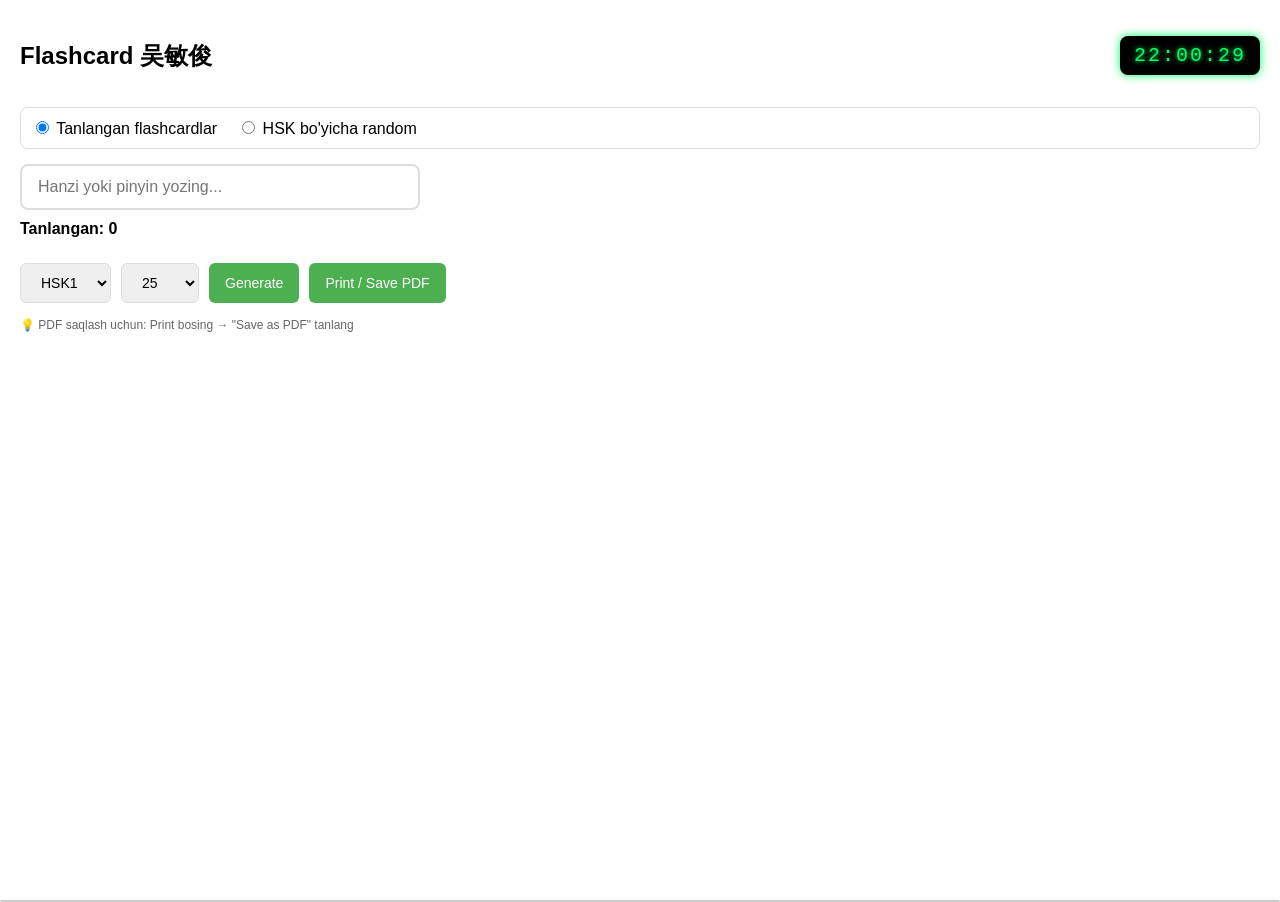
<file: index (1).html>
<!DOCTYPE html>
<html>
<head>
<meta charset="UTF-8">
<meta name="viewport" content="width=device-width, initial-scale=1.0">
<title>Flashcard</title>
<link rel="stylesheet" href="style.css">
<link rel="icon" href="favicon.ico">
<style>
@media print {
  .no-print { display: none !important; }
  body { margin: 0; padding: 0; }
  .page {
    page-break-after: always;
    width: 210mm;
    height: 297mm;
    margin: 0;
    padding: 8mm;
    box-sizing: border-box;
    display: grid;
    grid-template-columns: repeat(5, 1fr);
    grid-template-rows: repeat(5, 1fr);
  }
  .card {
    border: 1px solid #000;
    display: flex;
    align-items: center;
    justify-content: center;
    font-size: 32px;
    text-align: center;
    padding: 4px;
  }
  .card.back {
    font-size: 14px;
    flex-direction: column;
  }
  .card.back .pinyin {
    font-size: 16px;
    font-weight: bold;
    margin-bottom: 4px;
  }
}
</style>
</head>
<body>
<div class="header-bar no-print">
  <h2>Flashcard 吴敏俊</h2>
  <div id="ledClock" class="led-clock"></div>
</div>
<div id="appSection">
  <!-- MODE SWITCH -->
  <div class="mode-switch no-print">
    <label>
      <input type="radio" name="mode" value="selected" checked>
      Tanlangan flashcardlar
    </label>
    <label>
      <input type="radio" name="mode" value="random">
      HSK bo'yicha random
    </label>
  </div>
  <!-- SEARCH -->
  <div class="no-print search-box">
    <input 
      type="text" 
      id="searchInput" 
      placeholder="Hanzi yoki pinyin yozing..."
      autocomplete="off"
    />
  </div>
  <div id="liveResults"></div>
  <!-- SELECTED COUNTER -->
  <div class="no-print selected-info">
    Tanlangan: <span id="selectedCount">0</span>
  </div>
  <!-- SELECTED LIST -->
  <div id="selectedList" class="no-print"></div>
  <!-- CONTROLS -->
  <div class="controls no-print">
    <select id="levelSelect">
      <option value="1">HSK1</option>
      <option value="2">HSK2</option>
      <option value="3">HSK3</option>
      <option value="4">HSK4</option>
      <option value="5">HSK5</option>
      <option value="6">HSK6</option>
    </select>
    <select id="countSelect">
      <option value="25">25</option>
      <option value="50">50</option>
      <option value="75">75</option>
      <option value="100">100</option>
    </select>
    <button onclick="generatePrint()">Generate</button>
    <button onclick="window.print()">Print / Save PDF</button>
  </div>
  <p class="no-print" style="color:#666; font-size:12px; margin:8px 0;">
    💡 PDF saqlash uchun: Print bosing → "Save as PDF" tanlang
  </p>
  <!-- PRINT AREA -->
  <div id="printArea"></div>
</div>
<script src="app.js"></script>
</body>
</html>
</file>
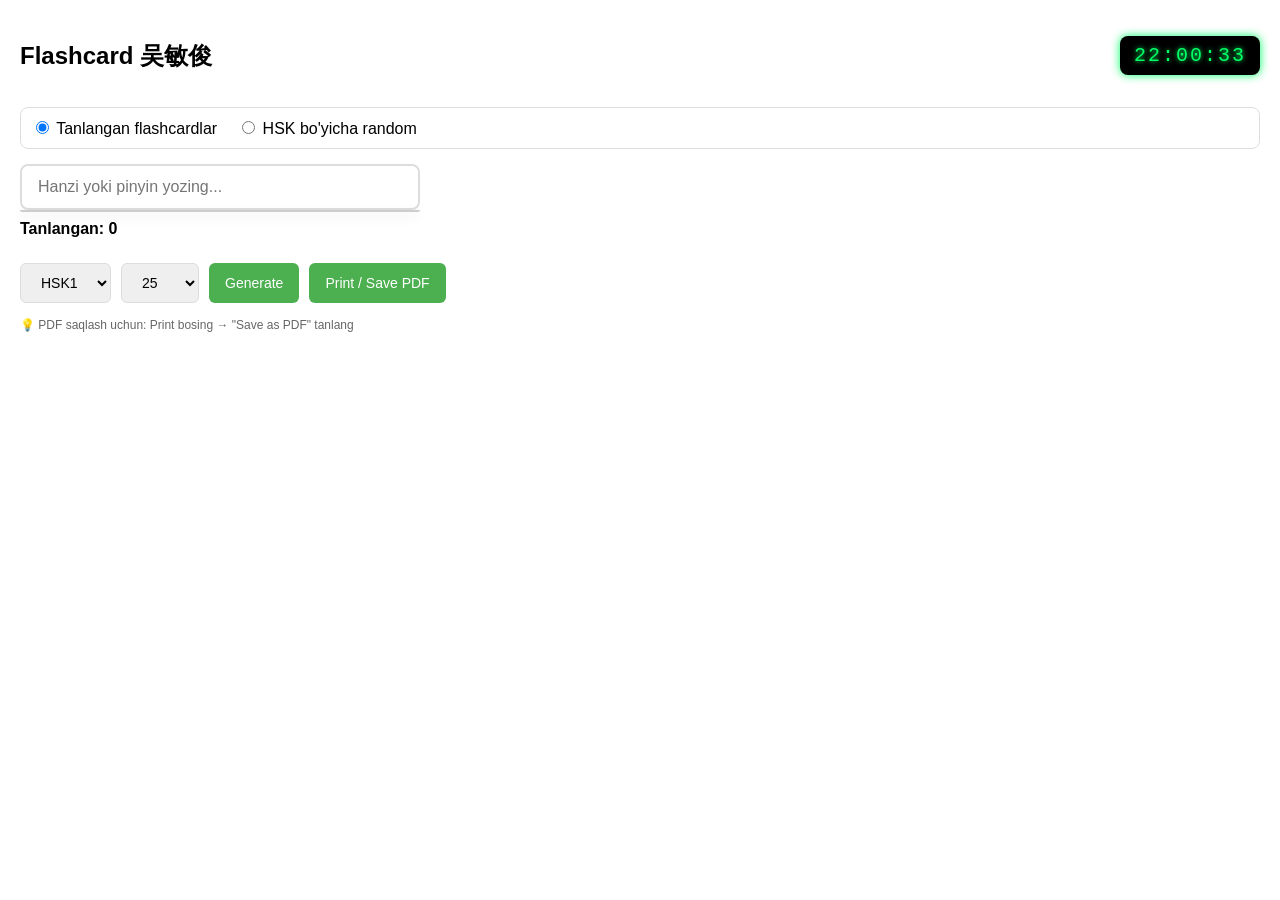
<file: index-2ishlaydi.html>
<!DOCTYPE html>
<html>
<head>
<meta charset="UTF-8">
<meta name="viewport" content="width=device-width, initial-scale=1.0">
<title>Flashcard</title>
<link rel="stylesheet" href="style.css">
<link rel="icon" href="favicon.ico">
<style>
@media print {
  .no-print { display: none !important; }
  * { margin: 0; padding: 0; box-sizing: border-box; }
  html, body { 
    width: 210mm; 
    height: 297mm; 
    margin: 0; 
    padding: 0;
  }
  #appSection { padding: 0; margin: 0; }
  #printArea { padding: 0; margin: 0; }
  .page {
    page-break-after: always;
    page-break-inside: avoid;
    width: 210mm;
    height: 287mm;
    margin: 5mm 0;
    padding: 0;
    display: grid;
    grid-template-columns: repeat(5, 1fr);
    grid-template-rows: repeat(5, 1fr);
    gap: 0;
  }
  .card {
    border: 1px solid #000;
    display: flex;
    align-items: center;
    justify-content: center;
    font-size: 28px;
    text-align: center;
    padding: 2px;
    overflow: hidden;
    height: 100%;
  }
  .card.back {
    font-size: 12px;
    flex-direction: column;
    line-height: 1.3;
  }
  .card.back .pinyin {
    font-size: 14px;
    font-weight: bold;
    margin-bottom: 2px;
  }
}

@page {
  size: A4 portrait;
  margin: 0;
}
</style>
</head>
<body>
<div class="header-bar no-print">
  <h2>Flashcard 吴敏俊</h2>
  <div id="ledClock" class="led-clock"></div>
</div>
<div id="appSection">
  <!-- MODE SWITCH -->
  <div class="mode-switch no-print">
    <label>
      <input type="radio" name="mode" value="selected" checked>
      Tanlangan flashcardlar
    </label>
    <label>
      <input type="radio" name="mode" value="random">
      HSK bo'yicha random
    </label>
  </div>
  <!-- SEARCH -->
  <div class="no-print search-box">
    <input 
      type="text" 
      id="searchInput" 
      placeholder="Hanzi yoki pinyin yozing..."
      autocomplete="off"
    />
    <div id="liveResults"></div>
  </div>
  <!-- SELECTED COUNTER -->
  <div class="no-print selected-info">
    Tanlangan: <span id="selectedCount">0</span>
  </div>
  <!-- SELECTED LIST -->
  <div id="selectedList" class="no-print"></div>
  <!-- CONTROLS -->
  <div class="controls no-print">
    <select id="levelSelect">
      <option value="1">HSK1</option>
      <option value="2">HSK2</option>
      <option value="3">HSK3</option>
      <option value="4">HSK4</option>
      <option value="5">HSK5</option>
      <option value="6">HSK6</option>
    </select>
    <select id="countSelect">
      <option value="25">25</option>
      <option value="50">50</option>
      <option value="75">75</option>
      <option value="100">100</option>
    </select>
    <button onclick="generatePrint()">Generate</button>
    <button onclick="window.print()">Print / Save PDF</button>
  </div>
  <p class="no-print" style="color:#666; font-size:12px; margin:8px 0;">
    💡 PDF saqlash uchun: Print bosing → "Save as PDF" tanlang
  </p>
  <!-- PRINT AREA -->
  <div id="printArea"></div>
</div>
<script src="app.js"></script>
</body>
</html>
</file>
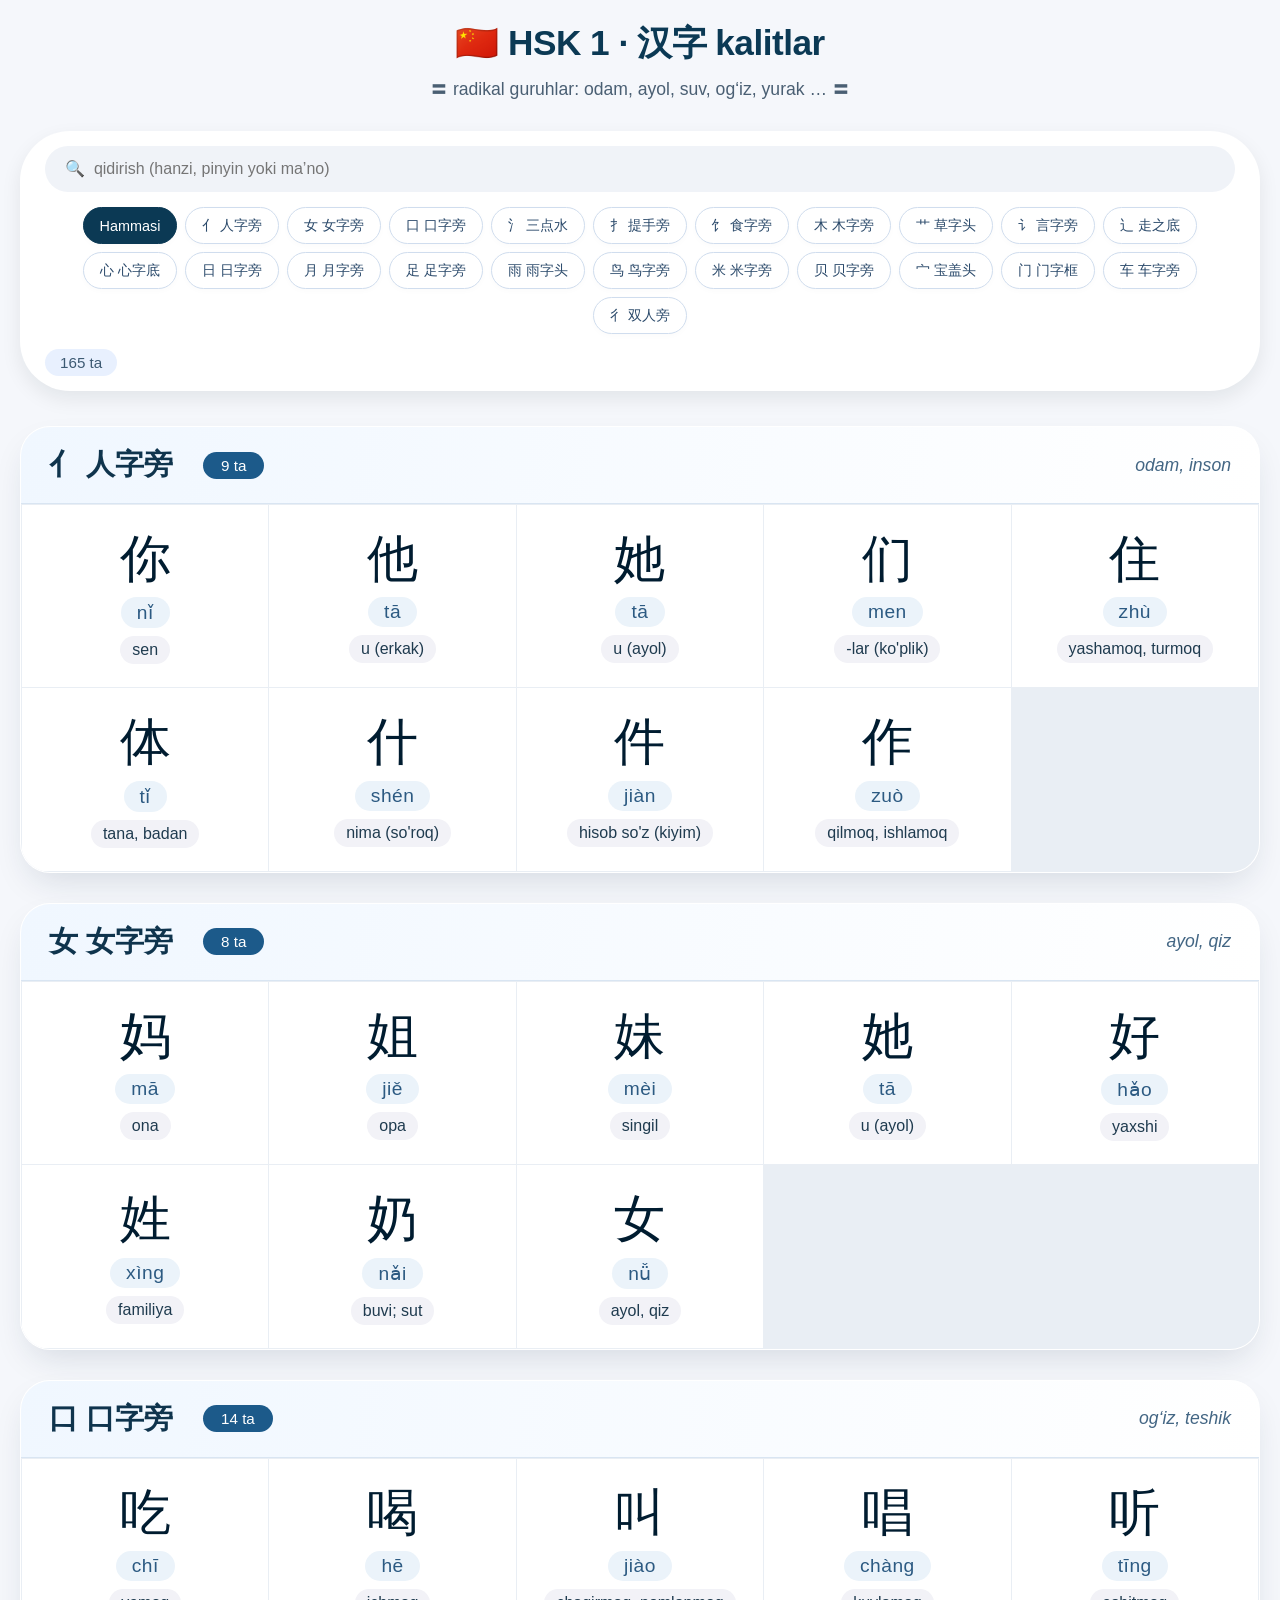
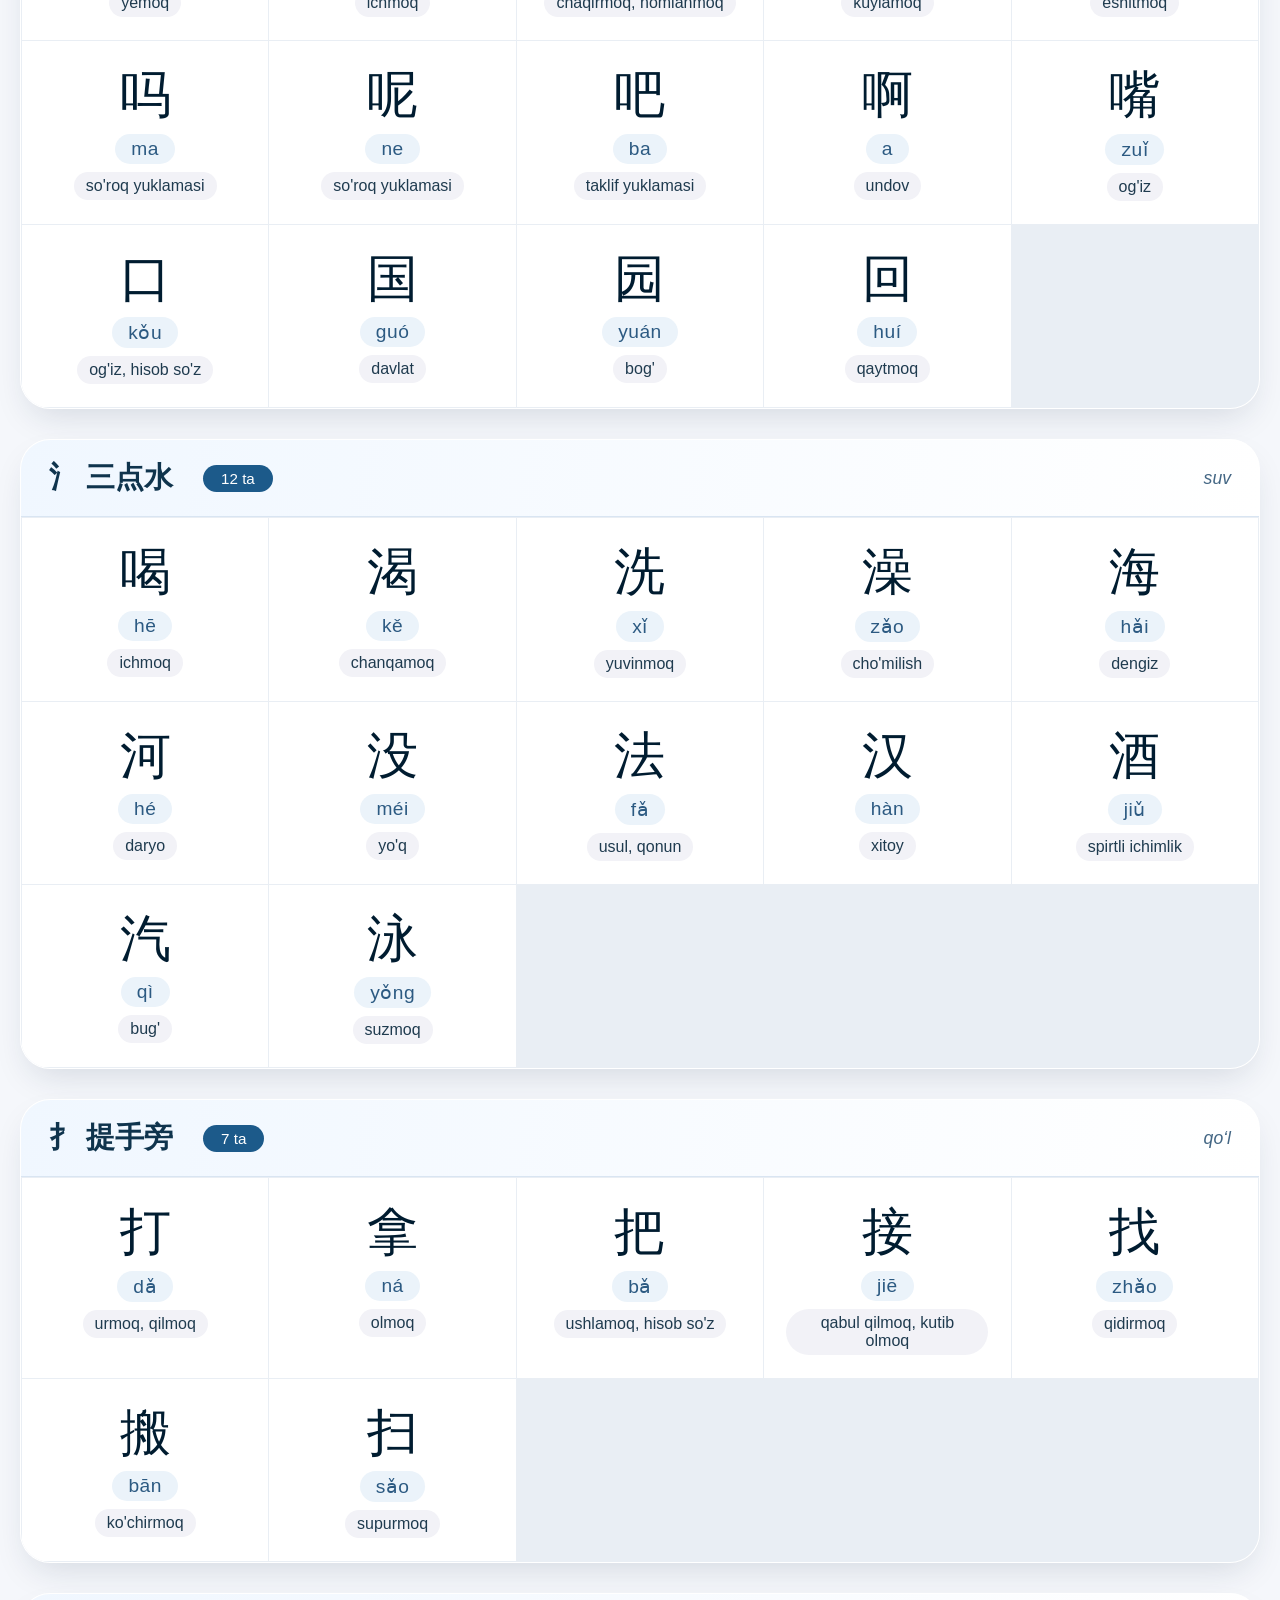
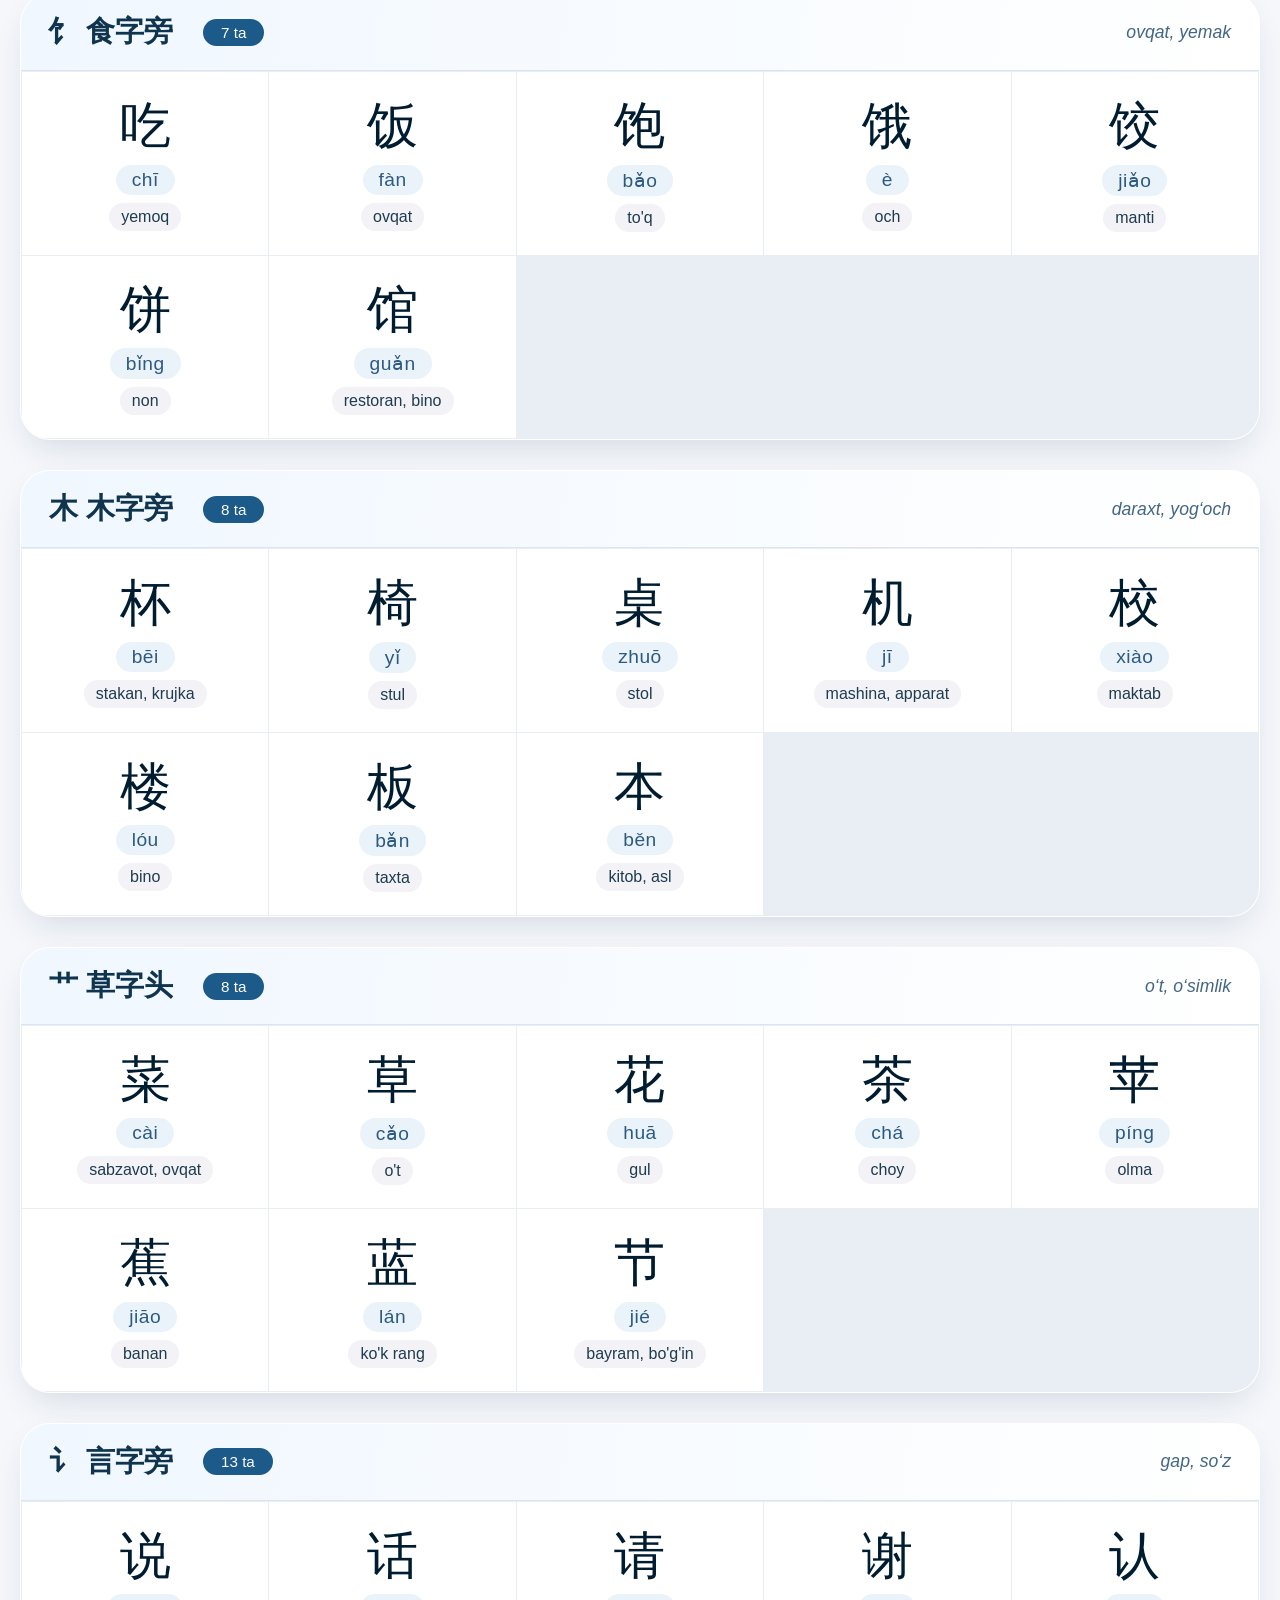
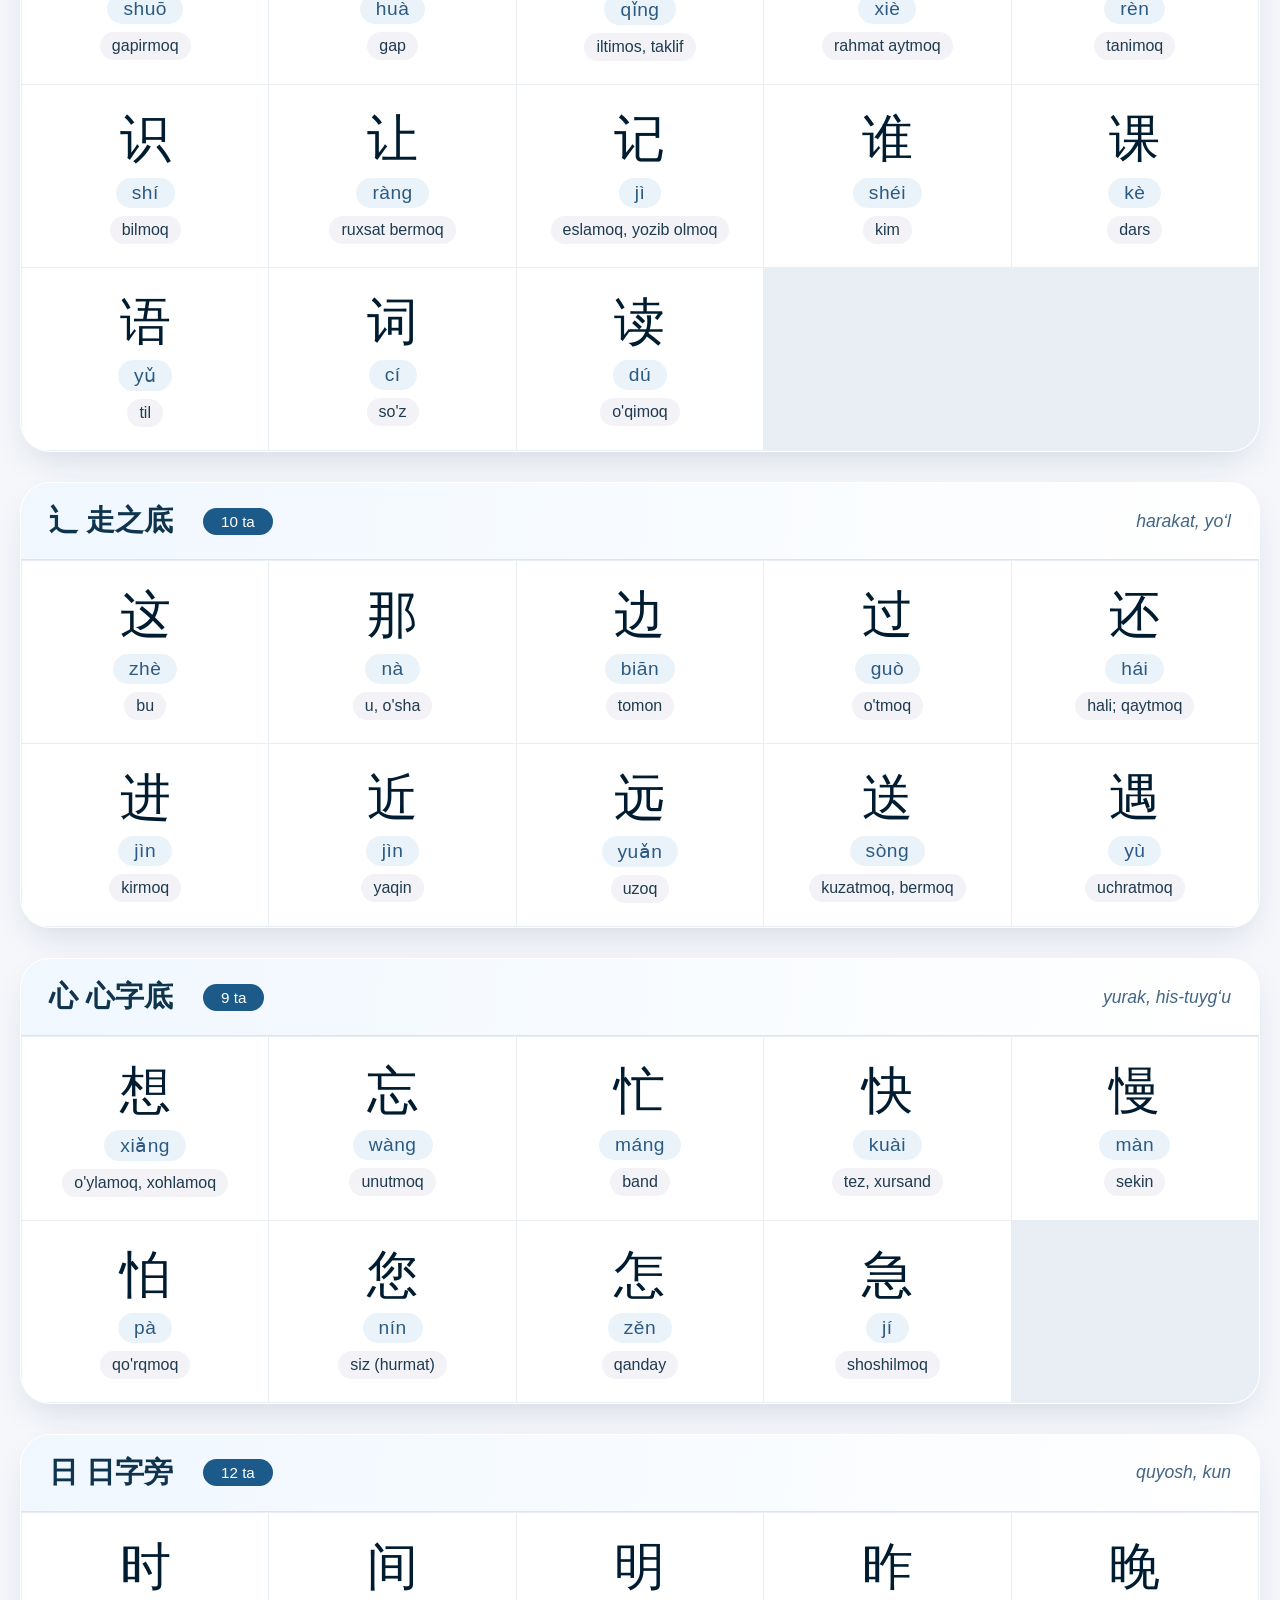
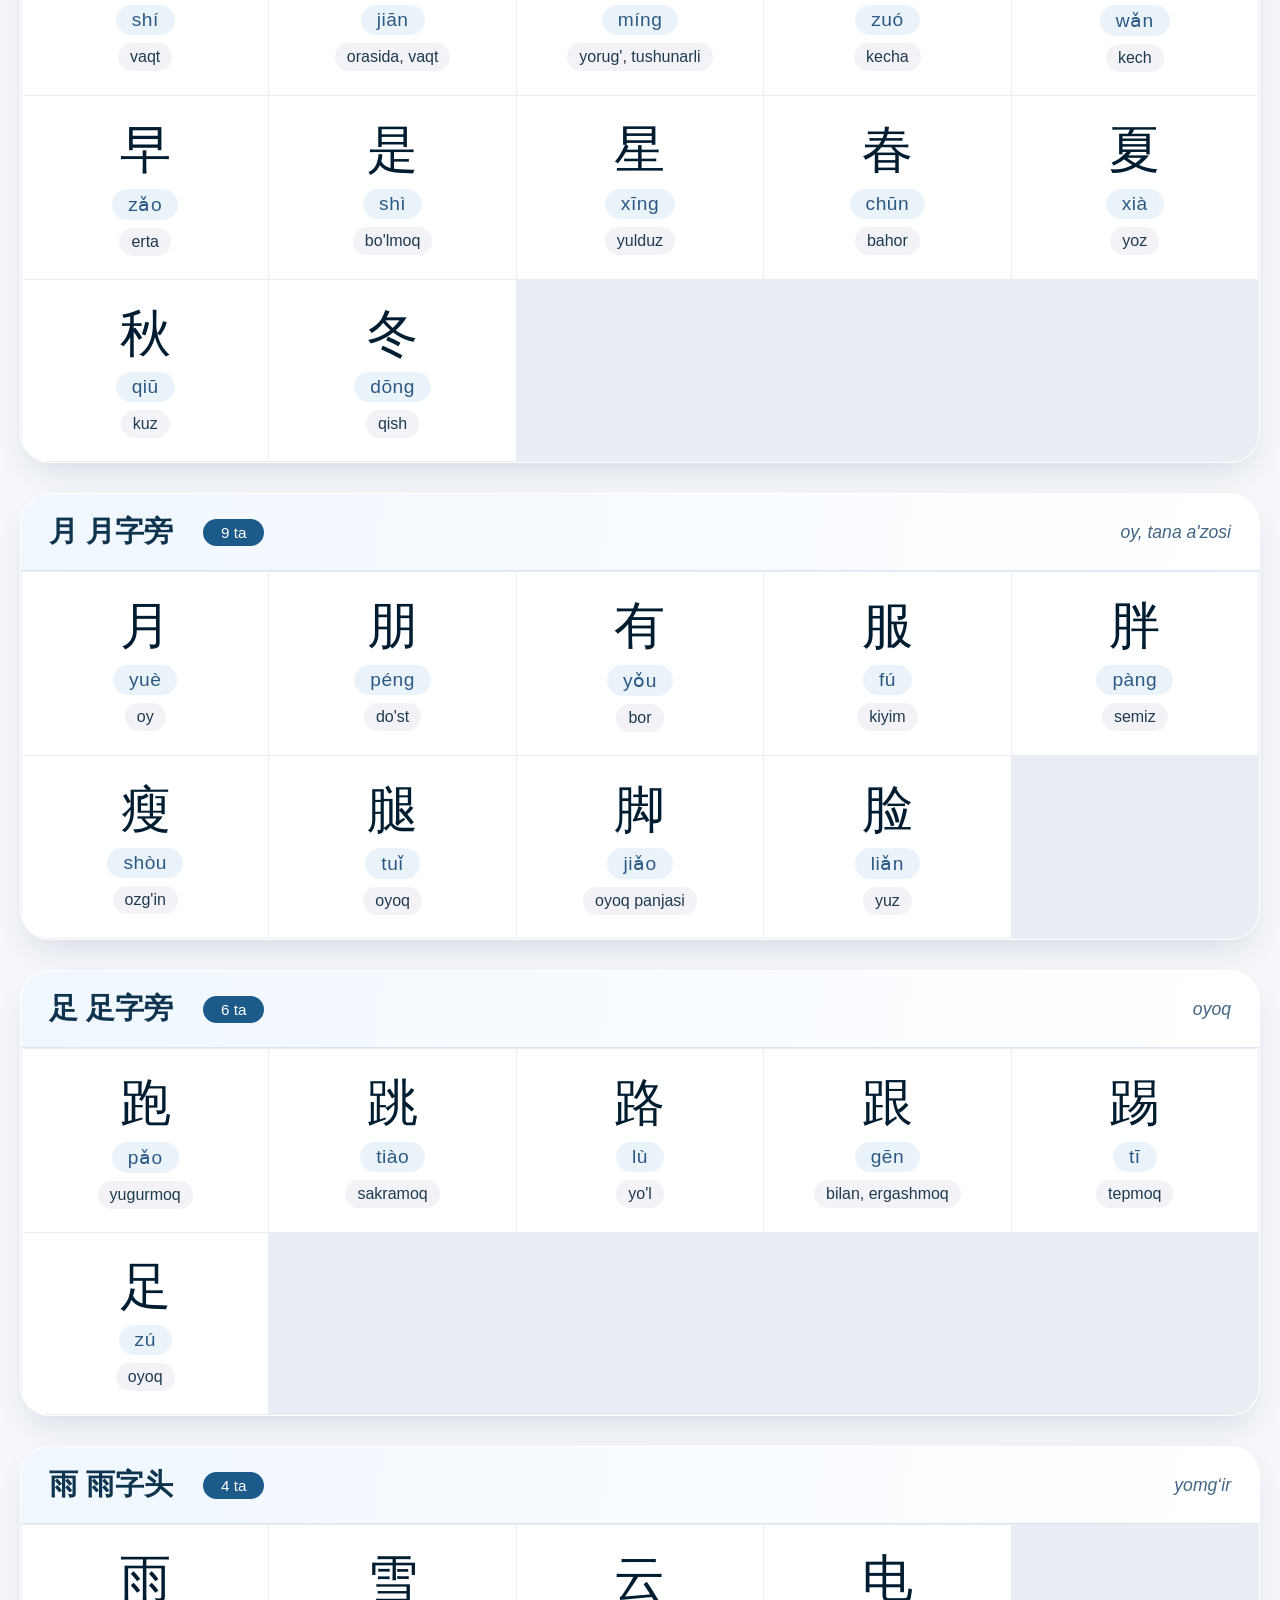
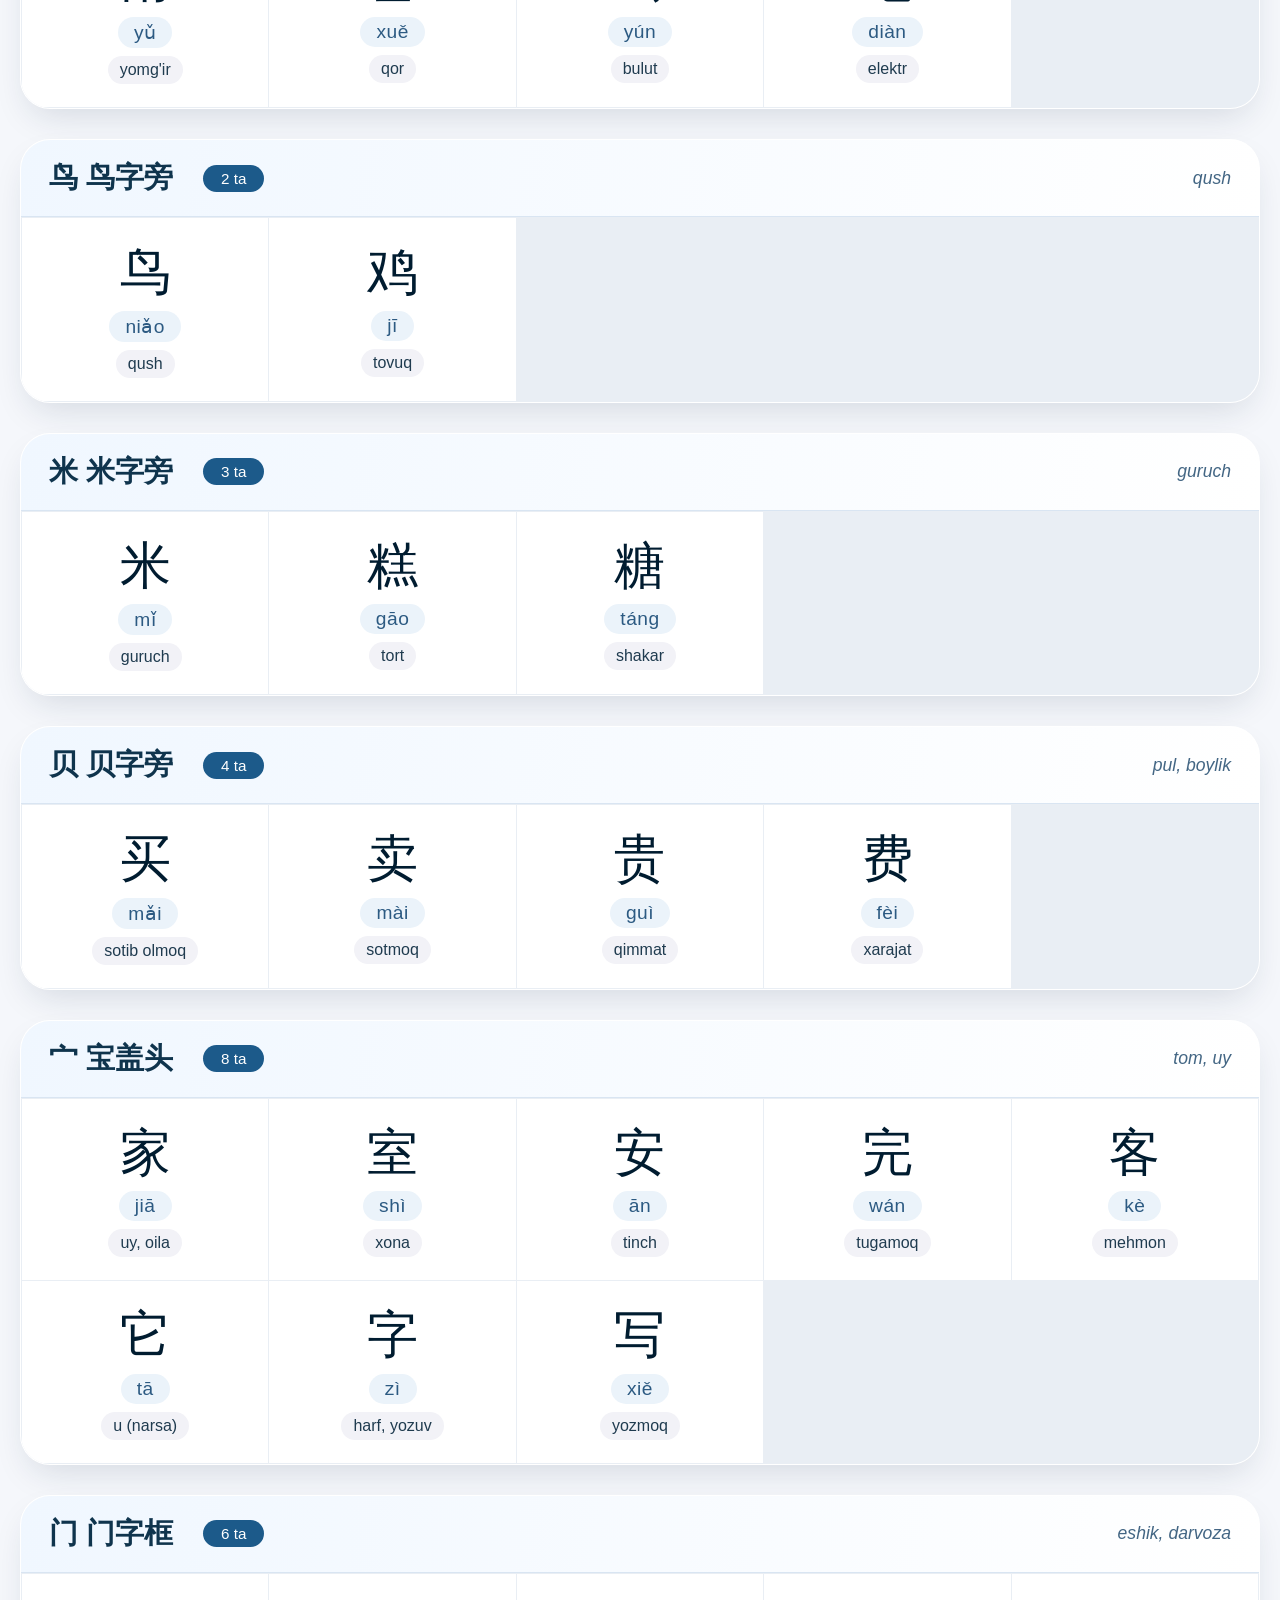
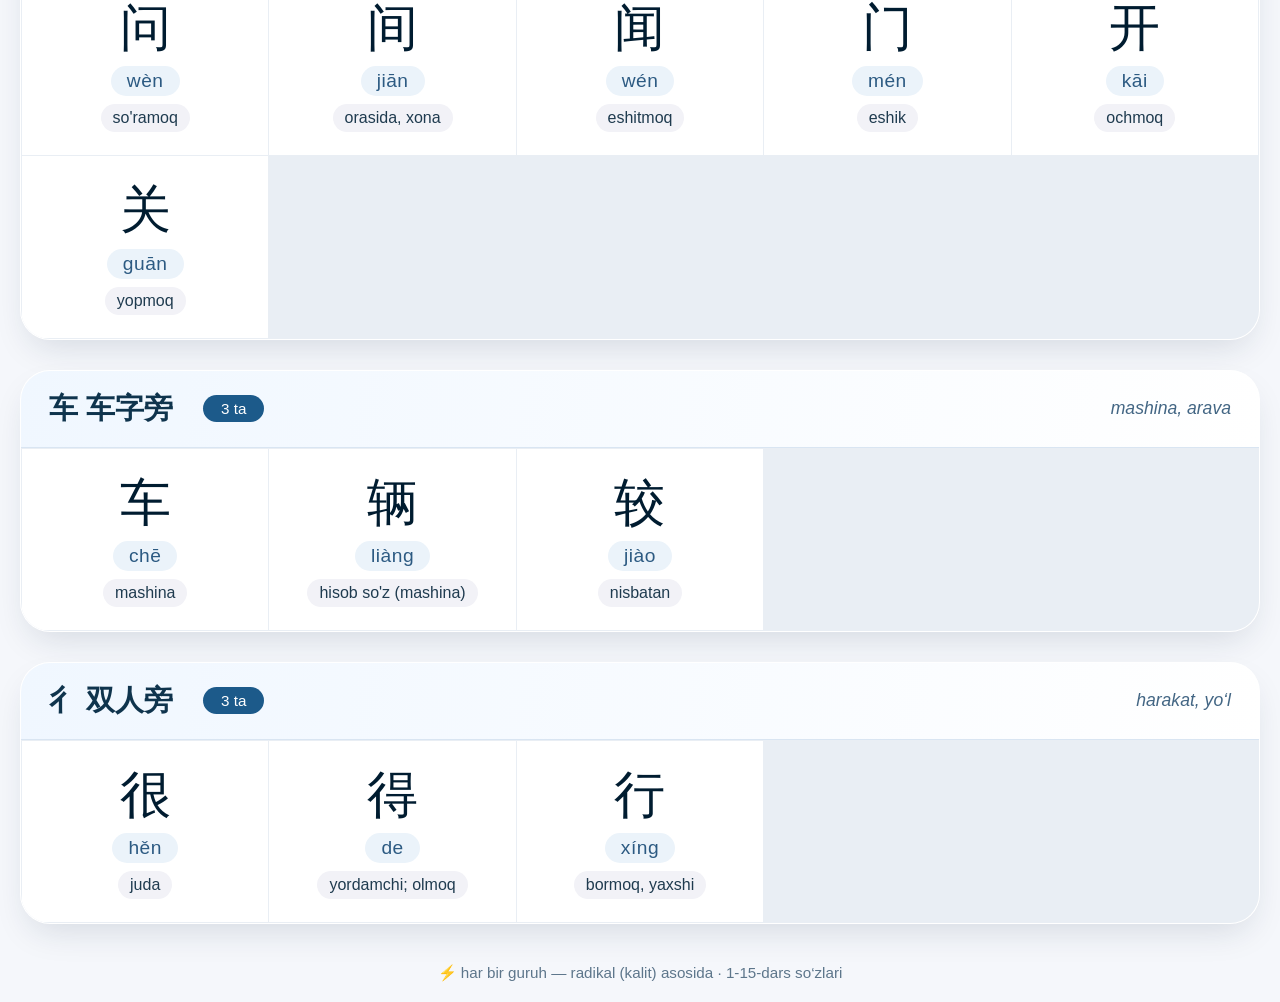
<file: kalitlar.html>
<!DOCTYPE html>
<html lang="uz">
<head>
    <meta charset="UTF-8">
    <meta name="viewport" content="width=device-width, initial-scale=1.0">
    <title>HSK1 汉字 flashcard | Kalitlar bo‘yicha</title>
    <style>
        * {
            box-sizing: border-box;
            margin: 0;
            padding: 0;
        }
        body {
            font-family: 'Segoe UI', Roboto, 'Helvetica Neue', sans-serif;
            background: #f5f7fb;
            padding: 20px;
            color: #1e2b3a;
        }
        .container {
            max-width: 1300px;
            margin: 0 auto;
        }
        h1 {
            font-size: 2.2rem;
            text-align: center;
            margin-bottom: 10px;
            color: #0b3954;
            font-weight: 600;
            letter-spacing: -0.5px;
        }
        .subhead {
            text-align: center;
            color: #4a5f73;
            margin-bottom: 30px;
            font-size: 1.1rem;
        }
        .filter-bar {
            background: white;
            padding: 15px 25px;
            border-radius: 50px;
            box-shadow: 0 8px 20px rgba(0,20,30,0.08);
            display: flex;
            flex-wrap: wrap;
            gap: 15px;
            align-items: center;
            justify-content: space-between;
            margin-bottom: 35px;
        }
        .search-box {
            flex: 2;
            min-width: 240px;
        }
        .search-box input {
            width: 100%;
            padding: 14px 20px;
            border: none;
            background: #f0f3f8;
            border-radius: 40px;
            font-size: 1rem;
            outline: none;
            transition: 0.2s;
        }
        .search-box input:focus {
            background: #e6ecf5;
            box-shadow: 0 0 0 3px rgba(11,57,84,0.1);
        }
        .group-selector {
            display: flex;
            flex-wrap: wrap;
            gap: 8px;
            justify-content: center;
        }
        .group-btn {
            background: white;
            border: 1px solid #d0ddee;
            padding: 8px 16px;
            border-radius: 40px;
            font-size: 0.9rem;
            font-weight: 500;
            color: #2b4a6b;
            cursor: pointer;
            transition: 0.2s;
            box-shadow: 0 2px 6px rgba(0,0,0,0.02);
        }
        .group-btn:hover {
            background: #e3eaf3;
            border-color: #9bb5d4;
        }
        .group-btn.active {
            background: #0b3954;
            border-color: #0b3954;
            color: white;
        }
        .reset-btn {
            background: #fff3e0;
            border: 1px solid #ffdbb5;
            color: #b fifteen;
        }
        .stats {
            font-size: 0.95rem;
            color: #3d5a73;
            background: #e8f0fe;
            padding: 5px 15px;
            border-radius: 30px;
        }
        .radical-grid {
            display: flex;
            flex-direction: column;
            gap: 30px;
        }
        .group-card {
            background: white;
            border-radius: 30px;
            box-shadow: 0 15px 35px -10px rgba(20,40,70,0.15);
            overflow: hidden;
            transition: 0.2s;
            border: 1px solid rgba(255,255,255,0.4);
            backdrop-filter: blur(2px);
        }
        .group-header {
            background: linear-gradient(98deg, #f0f7ff 0%, #ffffff 100%);
            padding: 18px 28px;
            border-bottom: 1px solid #d9e5f2;
            display: flex;
            align-items: center;
            flex-wrap: wrap;
            gap: 15px;
            cursor: pointer;
        }
        .group-header h2 {
            font-size: 1.8rem;
            font-weight: 600;
            color: #0f344d;
            letter-spacing: 0px;
            margin-right: 15px;
        }
        .group-badge {
            background: #1c5a8a;
            color: white;
            padding: 5px 18px;
            border-radius: 40px;
            font-size: 0.95rem;
            font-weight: 400;
            display: inline-flex;
            align-items: center;
            gap: 5px;
        }
        .group-meaning {
            color: #436684;
            font-size: 1.1rem;
            margin-left: auto;
            font-style: italic;
        }
        .card-container {
            display: grid;
            grid-template-columns: repeat(auto-fill, minmax(210px, 1fr));
            gap: 1px;
            background: #e9eef4;
            padding: 1px;
        }
        .flashcard {
            background: white;
            padding: 22px 10px;
            display: flex;
            flex-direction: column;
            align-items: center;
            text-align: center;
            transition: 0.15s;
            border: 1px solid transparent;
        }
        .flashcard:hover {
            background: #fafdff;
            border-color: #b7d3f0;
            z-index: 2;
            box-shadow: 0 8px 15px rgba(0,30,50,0.1);
        }
        .hanzi {
            font-size: 3.2rem;
            font-weight: 400;
            line-height: 1.2;
            color: #001c30;
            margin-bottom: 8px;
        }
        .pinyin {
            font-size: 1.2rem;
            color: #2c5a82;
            font-weight: 500;
            letter-spacing: 0.5px;
            background: #ebf3fa;
            padding: 4px 16px;
            border-radius: 40px;
            display: inline-block;
            margin-bottom: 8px;
        }
        .meaning {
            font-size: 1rem;
            color: #1f3b4f;
            background: #f2f2f7;
            padding: 5px 12px;
            border-radius: 30px;
            width: fit-content;
            max-width: 90%;
            margin: 0 auto;
        }
        .no-match {
            grid-column: 1 / -1;
            text-align: center;
            padding: 50px;
            color: #6f8fa7;
            font-size: 1.2rem;
        }
        .footer-note {
            text-align: center;
            margin-top: 40px;
            color: #5d768b;
            font-size: 0.95rem;
        }
    </style>
</head>
<body>
<div class="container">
    <h1>🇨🇳 HSK 1 · 汉字 kalitlar</h1>
    <div class="subhead">〓  radikal guruhlar: odam, ayol, suv, og‘iz, yurak  …  〓</div>

    <div class="filter-bar">
        <div class="search-box">
            <input type="text" id="searchInput" placeholder="🔍  qidirish (hanzi, pinyin yoki ma’no)">
        </div>
        <div class="group-selector" id="groupFilters">
            <button class="group-btn active" data-group="all">Hammasi</button>
        </div>
        <span class="stats" id="stats">255 ta</span>
    </div>

    <div id="radicalGroups" class="radical-grid">
        <!-- JS orqali to‘ldiriladi -->
    </div>
    <div class="footer-note">
        ⚡ har bir guruh — radikal (kalit) asosida · 1-15-dars so‘zlari
    </div>
</div>

<script>
    (function() {
        // ---------- FLASHCARD DATA (radikal gruppalangan) ----------
        const groups = [
            {
                radical: "亻",
                name: "人字旁",
                meaning: "odam, inson",
                cards: [
                    { hanzi: "你", pinyin: "nǐ", meaning: "sen" },
                    { hanzi: "他", pinyin: "tā", meaning: "u (erkak)" },
                    { hanzi: "她", pinyin: "tā", meaning: "u (ayol)" },
                    { hanzi: "们", pinyin: "men", meaning: "-lar (ko'plik)" },
                    { hanzi: "住", pinyin: "zhù", meaning: "yashamoq, turmoq" },
                    { hanzi: "体", pinyin: "tǐ", meaning: "tana, badan" },
                    { hanzi: "什", pinyin: "shén", meaning: "nima (so'roq)" },
                    { hanzi: "件", pinyin: "jiàn", meaning: "hisob so'z (kiyim)" },
                    { hanzi: "作", pinyin: "zuò", meaning: "qilmoq, ishlamoq" }
                ]
            },
            {
                radical: "女",
                name: "女字旁",
                meaning: "ayol, qiz",
                cards: [
                    { hanzi: "妈", pinyin: "mā", meaning: "ona" },
                    { hanzi: "姐", pinyin: "jiě", meaning: "opa" },
                    { hanzi: "妹", pinyin: "mèi", meaning: "singil" },
                    { hanzi: "她", pinyin: "tā", meaning: "u (ayol)" },
                    { hanzi: "好", pinyin: "hǎo", meaning: "yaxshi" },
                    { hanzi: "姓", pinyin: "xìng", meaning: "familiya" },
                    { hanzi: "奶", pinyin: "nǎi", meaning: "buvi; sut" },
                    { hanzi: "女", pinyin: "nǚ", meaning: "ayol, qiz" }
                ]
            },
            {
                radical: "口",
                name: "口字旁",
                meaning: "og‘iz, teshik",
                cards: [
                    { hanzi: "吃", pinyin: "chī", meaning: "yemoq" },
                    { hanzi: "喝", pinyin: "hē", meaning: "ichmoq" },
                    { hanzi: "叫", pinyin: "jiào", meaning: "chaqirmoq, nomlanmoq" },
                    { hanzi: "唱", pinyin: "chàng", meaning: "kuylamoq" },
                    { hanzi: "听", pinyin: "tīng", meaning: "eshitmoq" },
                    { hanzi: "吗", pinyin: "ma", meaning: "so'roq yuklamasi" },
                    { hanzi: "呢", pinyin: "ne", meaning: "so'roq yuklamasi" },
                    { hanzi: "吧", pinyin: "ba", meaning: "taklif yuklamasi" },
                    { hanzi: "啊", pinyin: "a", meaning: "undov" },
                    { hanzi: "嘴", pinyin: "zuǐ", meaning: "og'iz" },
                    { hanzi: "口", pinyin: "kǒu", meaning: "og'iz, hisob so'z" },
                    { hanzi: "国", pinyin: "guó", meaning: "davlat" },
                    { hanzi: "园", pinyin: "yuán", meaning: "bog'" },
                    { hanzi: "回", pinyin: "huí", meaning: "qaytmoq" }
                ]
            },
            {
                radical: "氵",
                name: "三点水",
                meaning: "suv",
                cards: [
                    { hanzi: "喝", pinyin: "hē", meaning: "ichmoq" },
                    { hanzi: "渴", pinyin: "kě", meaning: "chanqamoq" },
                    { hanzi: "洗", pinyin: "xǐ", meaning: "yuvinmoq" },
                    { hanzi: "澡", pinyin: "zǎo", meaning: "cho'milish" },
                    { hanzi: "海", pinyin: "hǎi", meaning: "dengiz" },
                    { hanzi: "河", pinyin: "hé", meaning: "daryo" },
                    { hanzi: "没", pinyin: "méi", meaning: "yo'q" },
                    { hanzi: "法", pinyin: "fǎ", meaning: "usul, qonun" },
                    { hanzi: "汉", pinyin: "hàn", meaning: "xitoy" },
                    { hanzi: "酒", pinyin: "jiǔ", meaning: "spirtli ichimlik" },
                    { hanzi: "汽", pinyin: "qì", meaning: "bug'" },
                    { hanzi: "泳", pinyin: "yǒng", meaning: "suzmoq" }
                ]
            },
            {
                radical: "扌",
                name: "提手旁",
                meaning: "qo‘l",
                cards: [
                    { hanzi: "打", pinyin: "dǎ", meaning: "urmoq, qilmoq" },
                    { hanzi: "拿", pinyin: "ná", meaning: "olmoq" },
                    { hanzi: "把", pinyin: "bǎ", meaning: "ushlamoq, hisob so'z" },
                    { hanzi: "接", pinyin: "jiē", meaning: "qabul qilmoq, kutib olmoq" },
                    { hanzi: "找", pinyin: "zhǎo", meaning: "qidirmoq" },
                    { hanzi: "搬", pinyin: "bān", meaning: "ko'chirmoq" },
                    { hanzi: "扫", pinyin: "sǎo", meaning: "supurmoq" }
                ]
            },
            {
                radical: "饣",
                name: "食字旁",
                meaning: "ovqat, yemak",
                cards: [
                    { hanzi: "吃", pinyin: "chī", meaning: "yemoq" },
                    { hanzi: "饭", pinyin: "fàn", meaning: "ovqat" },
                    { hanzi: "饱", pinyin: "bǎo", meaning: "to'q" },
                    { hanzi: "饿", pinyin: "è", meaning: "och" },
                    { hanzi: "饺", pinyin: "jiǎo", meaning: "manti" },
                    { hanzi: "饼", pinyin: "bǐng", meaning: "non" },
                    { hanzi: "馆", pinyin: "guǎn", meaning: "restoran, bino" }
                ]
            },
            {
                radical: "木",
                name: "木字旁",
                meaning: "daraxt, yog‘och",
                cards: [
                    { hanzi: "杯", pinyin: "bēi", meaning: "stakan, krujka" },
                    { hanzi: "椅", pinyin: "yǐ", meaning: "stul" },
                    { hanzi: "桌", pinyin: "zhuō", meaning: "stol" },
                    { hanzi: "机", pinyin: "jī", meaning: "mashina, apparat" },
                    { hanzi: "校", pinyin: "xiào", meaning: "maktab" },
                    { hanzi: "楼", pinyin: "lóu", meaning: "bino" },
                    { hanzi: "板", pinyin: "bǎn", meaning: "taxta" },
                    { hanzi: "本", pinyin: "běn", meaning: "kitob, asl" }
                ]
            },
            {
                radical: "艹",
                name: "草字头",
                meaning: "o‘t, o‘simlik",
                cards: [
                    { hanzi: "菜", pinyin: "cài", meaning: "sabzavot, ovqat" },
                    { hanzi: "草", pinyin: "cǎo", meaning: "o't" },
                    { hanzi: "花", pinyin: "huā", meaning: "gul" },
                    { hanzi: "茶", pinyin: "chá", meaning: "choy" },
                    { hanzi: "苹", pinyin: "píng", meaning: "olma" },
                    { hanzi: "蕉", pinyin: "jiāo", meaning: "banan" },
                    { hanzi: "蓝", pinyin: "lán", meaning: "ko'k rang" },
                    { hanzi: "节", pinyin: "jié", meaning: "bayram, bo'g'in" }
                ]
            },
            {
                radical: "讠",
                name: "言字旁",
                meaning: "gap, so‘z",
                cards: [
                    { hanzi: "说", pinyin: "shuō", meaning: "gapirmoq" },
                    { hanzi: "话", pinyin: "huà", meaning: "gap" },
                    { hanzi: "请", pinyin: "qǐng", meaning: "iltimos, taklif" },
                    { hanzi: "谢", pinyin: "xiè", meaning: "rahmat aytmoq" },
                    { hanzi: "认", pinyin: "rèn", meaning: "tanimoq" },
                    { hanzi: "识", pinyin: "shí", meaning: "bilmoq" },
                    { hanzi: "让", pinyin: "ràng", meaning: "ruxsat bermoq" },
                    { hanzi: "记", pinyin: "jì", meaning: "eslamoq, yozib olmoq" },
                    { hanzi: "谁", pinyin: "shéi", meaning: "kim" },
                    { hanzi: "课", pinyin: "kè", meaning: "dars" },
                    { hanzi: "语", pinyin: "yǔ", meaning: "til" },
                    { hanzi: "词", pinyin: "cí", meaning: "so'z" },
                    { hanzi: "读", pinyin: "dú", meaning: "o'qimoq" }
                ]
            },
            {
                radical: "辶",
                name: "走之底",
                meaning: "harakat, yo‘l",
                cards: [
                    { hanzi: "这", pinyin: "zhè", meaning: "bu" },
                    { hanzi: "那", pinyin: "nà", meaning: "u, o'sha" },
                    { hanzi: "边", pinyin: "biān", meaning: "tomon" },
                    { hanzi: "过", pinyin: "guò", meaning: "o'tmoq" },
                    { hanzi: "还", pinyin: "hái", meaning: "hali; qaytmoq" },
                    { hanzi: "进", pinyin: "jìn", meaning: "kirmoq" },
                    { hanzi: "近", pinyin: "jìn", meaning: "yaqin" },
                    { hanzi: "远", pinyin: "yuǎn", meaning: "uzoq" },
                    { hanzi: "送", pinyin: "sòng", meaning: "kuzatmoq, bermoq" },
                    { hanzi: "遇", pinyin: "yù", meaning: "uchratmoq" }
                ]
            },
            {
                radical: "心",
                name: "心字底",
                meaning: "yurak, his-tuyg‘u",
                cards: [
                    { hanzi: "想", pinyin: "xiǎng", meaning: "o'ylamoq, xohlamoq" },
                    { hanzi: "忘", pinyin: "wàng", meaning: "unutmoq" },
                    { hanzi: "忙", pinyin: "máng", meaning: "band" },
                    { hanzi: "快", pinyin: "kuài", meaning: "tez, xursand" },
                    { hanzi: "慢", pinyin: "màn", meaning: "sekin" },
                    { hanzi: "怕", pinyin: "pà", meaning: "qo'rqmoq" },
                    { hanzi: "您", pinyin: "nín", meaning: "siz (hurmat)" },
                    { hanzi: "怎", pinyin: "zěn", meaning: "qanday" },
                    { hanzi: "急", pinyin: "jí", meaning: "shoshilmoq" }
                ]
            },
            {
                radical: "日",
                name: "日字旁",
                meaning: "quyosh, kun",
                cards: [
                    { hanzi: "时", pinyin: "shí", meaning: "vaqt" },
                    { hanzi: "间", pinyin: "jiān", meaning: "orasida, vaqt" },
                    { hanzi: "明", pinyin: "míng", meaning: "yorug', tushunarli" },
                    { hanzi: "昨", pinyin: "zuó", meaning: "kecha" },
                    { hanzi: "晚", pinyin: "wǎn", meaning: "kech" },
                    { hanzi: "早", pinyin: "zǎo", meaning: "erta" },
                    { hanzi: "是", pinyin: "shì", meaning: "bo'lmoq" },
                    { hanzi: "星", pinyin: "xīng", meaning: "yulduz" },
                    { hanzi: "春", pinyin: "chūn", meaning: "bahor" },
                    { hanzi: "夏", pinyin: "xià", meaning: "yoz" },
                    { hanzi: "秋", pinyin: "qiū", meaning: "kuz" },
                    { hanzi: "冬", pinyin: "dōng", meaning: "qish" }
                ]
            },
            {
                radical: "月",
                name: "月字旁",
                meaning: "oy, tana a'zosi",
                cards: [
                    { hanzi: "月", pinyin: "yuè", meaning: "oy" },
                    { hanzi: "朋", pinyin: "péng", meaning: "do'st" },
                    { hanzi: "有", pinyin: "yǒu", meaning: "bor" },
                    { hanzi: "服", pinyin: "fú", meaning: "kiyim" },
                    { hanzi: "胖", pinyin: "pàng", meaning: "semiz" },
                    { hanzi: "瘦", pinyin: "shòu", meaning: "ozg'in" },
                    { hanzi: "腿", pinyin: "tuǐ", meaning: "oyoq" },
                    { hanzi: "脚", pinyin: "jiǎo", meaning: "oyoq panjasi" },
                    { hanzi: "脸", pinyin: "liǎn", meaning: "yuz" }
                ]
            },
            {
                radical: "足",
                name: "足字旁",
                meaning: "oyoq",
                cards: [
                    { hanzi: "跑", pinyin: "pǎo", meaning: "yugurmoq" },
                    { hanzi: "跳", pinyin: "tiào", meaning: "sakramoq" },
                    { hanzi: "路", pinyin: "lù", meaning: "yo'l" },
                    { hanzi: "跟", pinyin: "gēn", meaning: "bilan, ergashmoq" },
                    { hanzi: "踢", pinyin: "tī", meaning: "tepmoq" },
                    { hanzi: "足", pinyin: "zú", meaning: "oyoq" }
                ]
            },
            {
                radical: "雨",
                name: "雨字头",
                meaning: "yomg‘ir",
                cards: [
                    { hanzi: "雨", pinyin: "yǔ", meaning: "yomg'ir" },
                    { hanzi: "雪", pinyin: "xuě", meaning: "qor" },
                    { hanzi: "云", pinyin: "yún", meaning: "bulut" },
                    { hanzi: "电", pinyin: "diàn", meaning: "elektr" }
                ]
            },
            {
                radical: "鸟",
                name: "鸟字旁",
                meaning: "qush",
                cards: [
                    { hanzi: "鸟", pinyin: "niǎo", meaning: "qush" },
                    { hanzi: "鸡", pinyin: "jī", meaning: "tovuq" }
                ]
            },
            {
                radical: "米",
                name: "米字旁",
                meaning: "guruch",
                cards: [
                    { hanzi: "米", pinyin: "mǐ", meaning: "guruch" },
                    { hanzi: "糕", pinyin: "gāo", meaning: "tort" },
                    { hanzi: "糖", pinyin: "táng", meaning: "shakar" }
                ]
            },
            {
                radical: "贝",
                name: "贝字旁",
                meaning: "pul, boylik",
                cards: [
                    { hanzi: "买", pinyin: "mǎi", meaning: "sotib olmoq" },
                    { hanzi: "卖", pinyin: "mài", meaning: "sotmoq" },
                    { hanzi: "贵", pinyin: "guì", meaning: "qimmat" },
                    { hanzi: "费", pinyin: "fèi", meaning: "xarajat" }
                ]
            },
            {
                radical: "宀",
                name: "宝盖头",
                meaning: "tom, uy",
                cards: [
                    { hanzi: "家", pinyin: "jiā", meaning: "uy, oila" },
                    { hanzi: "室", pinyin: "shì", meaning: "xona" },
                    { hanzi: "安", pinyin: "ān", meaning: "tinch" },
                    { hanzi: "完", pinyin: "wán", meaning: "tugamoq" },
                    { hanzi: "客", pinyin: "kè", meaning: "mehmon" },
                    { hanzi: "它", pinyin: "tā", meaning: "u (narsa)" },
                    { hanzi: "字", pinyin: "zì", meaning: "harf, yozuv" },
                    { hanzi: "写", pinyin: "xiě", meaning: "yozmoq" }
                ]
            },
            {
                radical: "门",
                name: "门字框",
                meaning: "eshik, darvoza",
                cards: [
                    { hanzi: "问", pinyin: "wèn", meaning: "so'ramoq" },
                    { hanzi: "间", pinyin: "jiān", meaning: "orasida, xona" },
                    { hanzi: "闻", pinyin: "wén", meaning: "eshitmoq" },
                    { hanzi: "门", pinyin: "mén", meaning: "eshik" },
                    { hanzi: "开", pinyin: "kāi", meaning: "ochmoq" },
                    { hanzi: "关", pinyin: "guān", meaning: "yopmoq" }
                ]
            },
            {
                radical: "车",
                name: "车字旁",
                meaning: "mashina, arava",
                cards: [
                    { hanzi: "车", pinyin: "chē", meaning: "mashina" },
                    { hanzi: "辆", pinyin: "liàng", meaning: "hisob so'z (mashina)" },
                    { hanzi: "较", pinyin: "jiào", meaning: "nisbatan" }
                ]
            },
            {
                radical: "彳",
                name: "双人旁",
                meaning: "harakat, yo‘l",
                cards: [
                    { hanzi: "很", pinyin: "hěn", meaning: "juda" },
                    { hanzi: "得", pinyin: "de", meaning: "yordamchi; olmoq" },
                    { hanzi: "行", pinyin: "xíng", meaning: "bormoq, yaxshi" }
                ]
            }
        ];

        // ---------- DOM elementlari ----------
        const container = document.getElementById('radicalGroups');
        const groupFilterDiv = document.getElementById('groupFilters');
        const searchInput = document.getElementById('searchInput');
        const statsSpan = document.getElementById('stats');

        let activeGroup = 'all';
        let searchTerm = '';

        // guruh tugmalarini yaratish (radikal nomlari)
        function renderFilterButtons() {
            const allGroups = groups.map(g => ({ radical: g.radical, name: g.name }));
            let html = `<button class="group-btn active" data-group="all">Hammasi</button>`;
            groups.forEach(g => {
                html += `<button class="group-btn" data-group="${g.radical}">${g.radical} ${g.name}</button>`;
            });
            groupFilterDiv.innerHTML = html;

            document.querySelectorAll('.group-btn').forEach(btn => {
                btn.addEventListener('click', (e) => {
                    document.querySelectorAll('.group-btn').forEach(b => b.classList.remove('active'));
                    btn.classList.add('active');
                    activeGroup = btn.dataset.group;
                    filterAndRender();
                });
            });
        }

        // filtrlash va kartalarni chizish
        function filterAndRender() {
            const term = searchTerm.trim().toLowerCase();

            // har bir guruhni filterdan o‘tkazamiz
            let filteredGroups = groups.map(group => {
                // guruhdagi cardlarni filterla (search bo‘yicha)
                const matchedCards = group.cards.filter(card =>
                    card.hanzi.includes(term) ||
                    card.pinyin.toLowerCase().includes(term) ||
                    card.meaning.toLowerCase().includes(term)
                );
                return { ...group, matchedCards };
            }).filter(group => {
                // guruhni ko‘rsatish kerakmi?
                if (activeGroup !== 'all' && group.radical !== activeGroup) return false;
                if (term !== '' && group.matchedCards.length === 0) return false;
                return true;
            });

            // statistika
            let totalCards = 0;
            filteredGroups.forEach(g => totalCards += g.matchedCards?.length || g.cards.length);
            statsSpan.innerText = totalCards + ' ta';

            // html yaratish
            let html = '';
            filteredGroups.forEach(group => {
                const displayCards = term ? group.matchedCards : group.cards;
                if (displayCards.length === 0 && term !== '') return; // bu groupda mos keladigan card yo‘q

                html += `<div class="group-card">`;
                html += `<div class="group-header">`;
                html += `<h2>${group.radical} ${group.name}</h2>`;
                html += `<span class="group-badge">${displayCards.length} ta</span>`;
                html += `<span class="group-meaning">${group.meaning}</span>`;
                html += `</div>`;
                html += `<div class="card-container">`;

                displayCards.forEach(card => {
                    html += `<div class="flashcard">`;
                    html += `<div class="hanzi">${card.hanzi}</div>`;
                    html += `<div class="pinyin">${card.pinyin}</div>`;
                    html += `<div class="meaning">${card.meaning}</div>`;
                    html += `</div>`;
                });

                html += `</div></div>`;
            });

            if (filteredGroups.length === 0) {
                html = `<div class="group-card"><div class="card-container"><div class="no-match">😕 Hech narsa topilmadi</div></div></div>`;
            }

            container.innerHTML = html;
        }

        // qidiruv hodisasi
        searchInput.addEventListener('input', (e) => {
            searchTerm = e.target.value;
            filterAndRender();
        });

        // reset tugmasi (optional) – biz filterda "Hammasi" tugmasiga bosing
        // init
        renderFilterButtons();
        filterAndRender();

        // guruh sarlavhasini bosib yig‘ish / ochish (accordion) – qo‘shimcha qulaylik
        container.addEventListener('click', (e) => {
            const header = e.target.closest('.group-header');
            if (!header) return;
            const containerDiv = header.parentElement.querySelector('.card-container');
            if (containerDiv) {
                containerDiv.style.display = containerDiv.style.display === 'none' ? 'grid' : 'none';
            }
        });

    })();
</script>
</body>
</html>
</file>
<file: style.css>
/* ================= BASE ================= */
@page {
  size: A4;
  margin: 0;
}

* {
  box-sizing: border-box;
}

body {
  font-family: "Noto Sans SC", "Microsoft YaHei", "SimHei", Arial, sans-serif;
  margin: 0;
  padding: 20px;
}

/* ================= HEADER ================= */
.header-bar {
  display: flex;
  justify-content: space-between;
  align-items: center;
  margin-bottom: 15px;
}

.led-clock {
  font-family: 'Courier New', monospace;
  font-size: 20px;
  letter-spacing: 2px;
  background: black;
  color: #00ff66;
  padding: 8px 14px;
  border-radius: 8px;
  box-shadow: 0 0 10px #00ff66;
  text-shadow: 0 0 5px #00ff66;
}

/* ================= MODE SWITCH ================= */
.mode-switch {
  margin: 15px 0;
  padding: 10px;
  border: 1px solid #ddd;
  border-radius: 8px;
  display: flex;
  gap: 20px;
}

.mode-switch label {
  cursor: pointer;
}

/* ================= SEARCH ================= */
.search-box {
  position: relative;
  width: 100%;
  max-width: 400px;
  margin: 10px 0;
}

.search-box input {
  width: 100%;
  padding: 12px 16px;
  font-size: 16px;
  border: 2px solid #ddd;
  border-radius: 8px;
  outline: none;
}

.search-box input:focus {
  border-color: #4CAF50;
}

#liveResults {
  position: absolute;
  top: 100%;
  left: 0;
  width: 100%;
  background: white;
  border: 1px solid #ccc;
  border-radius: 0 0 8px 8px;
  max-height: 300px;
  overflow-y: auto;
  z-index: 999;
  box-shadow: 0 4px 12px rgba(0,0,0,0.15);
}

.live-item {
  padding: 12px;
  cursor: pointer;
  border-bottom: 1px solid #eee;
  display: flex;
  align-items: center;
  gap: 12px;
}

.live-item:hover {
  background: #f0fff0;
}

.live-item strong {
  font-size: 24px;
}

.live-item .pinyin {
  color: #333;
}

.live-item .english {
  color: #666;
  font-size: 14px;
}

.live-item .level {
  margin-left: auto;
  background: #4CAF50;
  color: white;
  padding: 2px 8px;
  border-radius: 4px;
  font-size: 11px;
}

/* ================= SELECTED ================= */
.selected-info {
  margin: 10px 0;
  font-weight: bold;
}

#selectedList {
  display: flex;
  flex-wrap: wrap;
  gap: 8px;
  margin: 10px 0;
}

.selected-item {
  background: #e8f5e9;
  border: 1px solid #4CAF50;
  padding: 6px 12px;
  border-radius: 20px;
  display: flex;
  align-items: center;
  gap: 8px;
}

.selected-item button {
  background: none;
  border: none;
  color: #c00;
  cursor: pointer;
  font-size: 16px;
  padding: 0;
}

/* ================= CONTROLS ================= */
.controls {
  display: flex;
  gap: 10px;
  flex-wrap: wrap;
  margin: 15px 0;
}

.controls select,
.controls button {
  padding: 10px 16px;
  font-size: 14px;
  border-radius: 6px;
  cursor: pointer;
}

.controls select {
  border: 1px solid #ddd;
}

.controls button {
  background: #4CAF50;
  color: white;
  border: none;
}

.controls button:hover {
  background: #45a049;
}

/* ================= FLASHCARD PAGES ================= */
.page {
  width: 210mm;
  height: 297mm;
  padding: 8mm;
  display: grid;
  grid-template-columns: repeat(5, 1fr);
  grid-template-rows: repeat(5, 1fr);
  gap: 0;
  page-break-after: always;
  margin: 20px auto;
  background: white;
  box-shadow: 0 2px 10px rgba(0,0,0,0.1);
}

.card {
  border: 1px solid #000;
  display: flex;
  flex-direction: column;
  align-items: center;
  justify-content: center;
  text-align: center;
  padding: 4px;
  overflow: hidden;
}

.card.front {
  font-size: 36px;
  font-weight: bold;
}

.card.back {
  font-size: 10px;
}

.card.back .pinyin {
  font-size: 18px;
  font-weight: bold;
  margin-bottom: 2px;
}

/* ================= PRINT STYLES ================= */
@media print {
  body {
    margin: 0;
    padding: 0;
  }

  .no-print {
    display: none !important;
  }

  #appSection {
    padding: 0;
  }

  .page {
    width: 210mm;
    height: 297mm;
    margin: 0;
    padding: 8mm;
    box-shadow: none;
    page-break-after: always;
  }

  .card.front {
    font-size: 32px;
  }

  .card.back {
    font-size: 20px;
  }

  .card.back .pinyin {
    font-size: 20px;
  }
}
</file>
